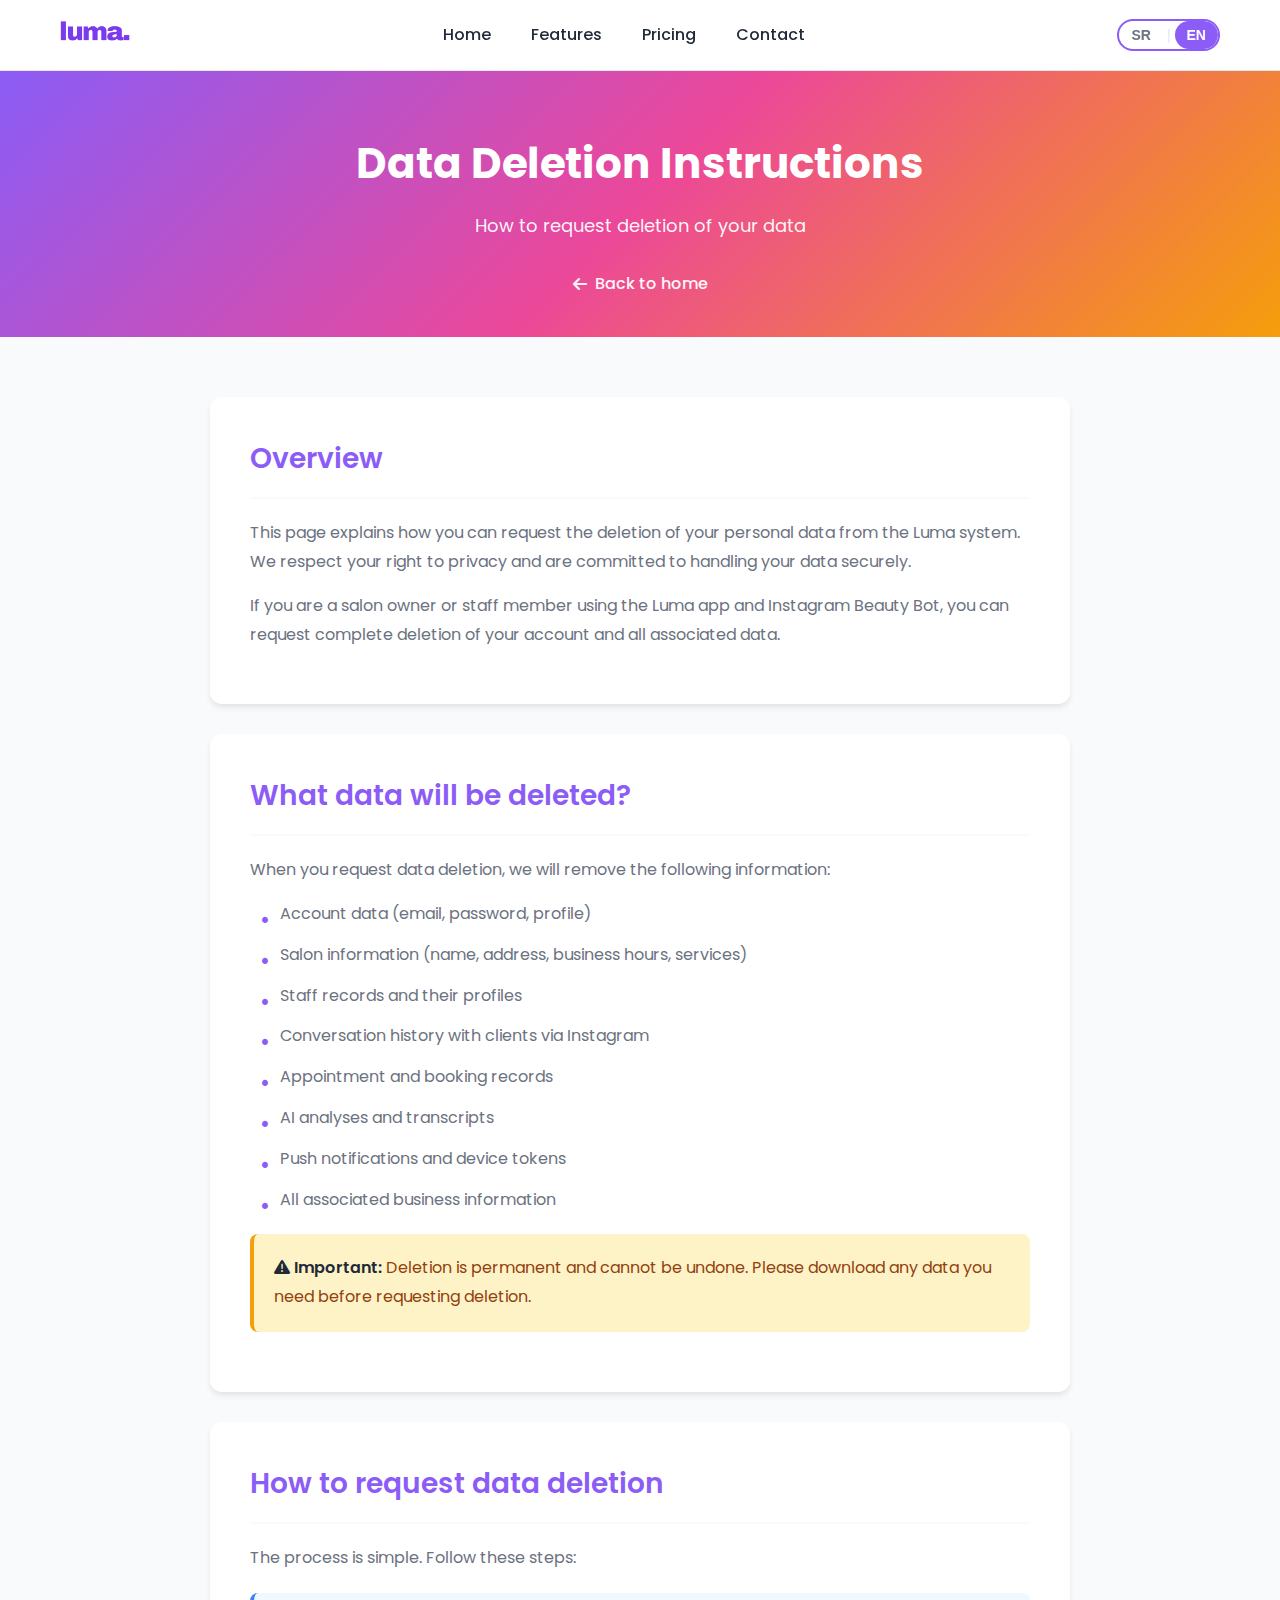
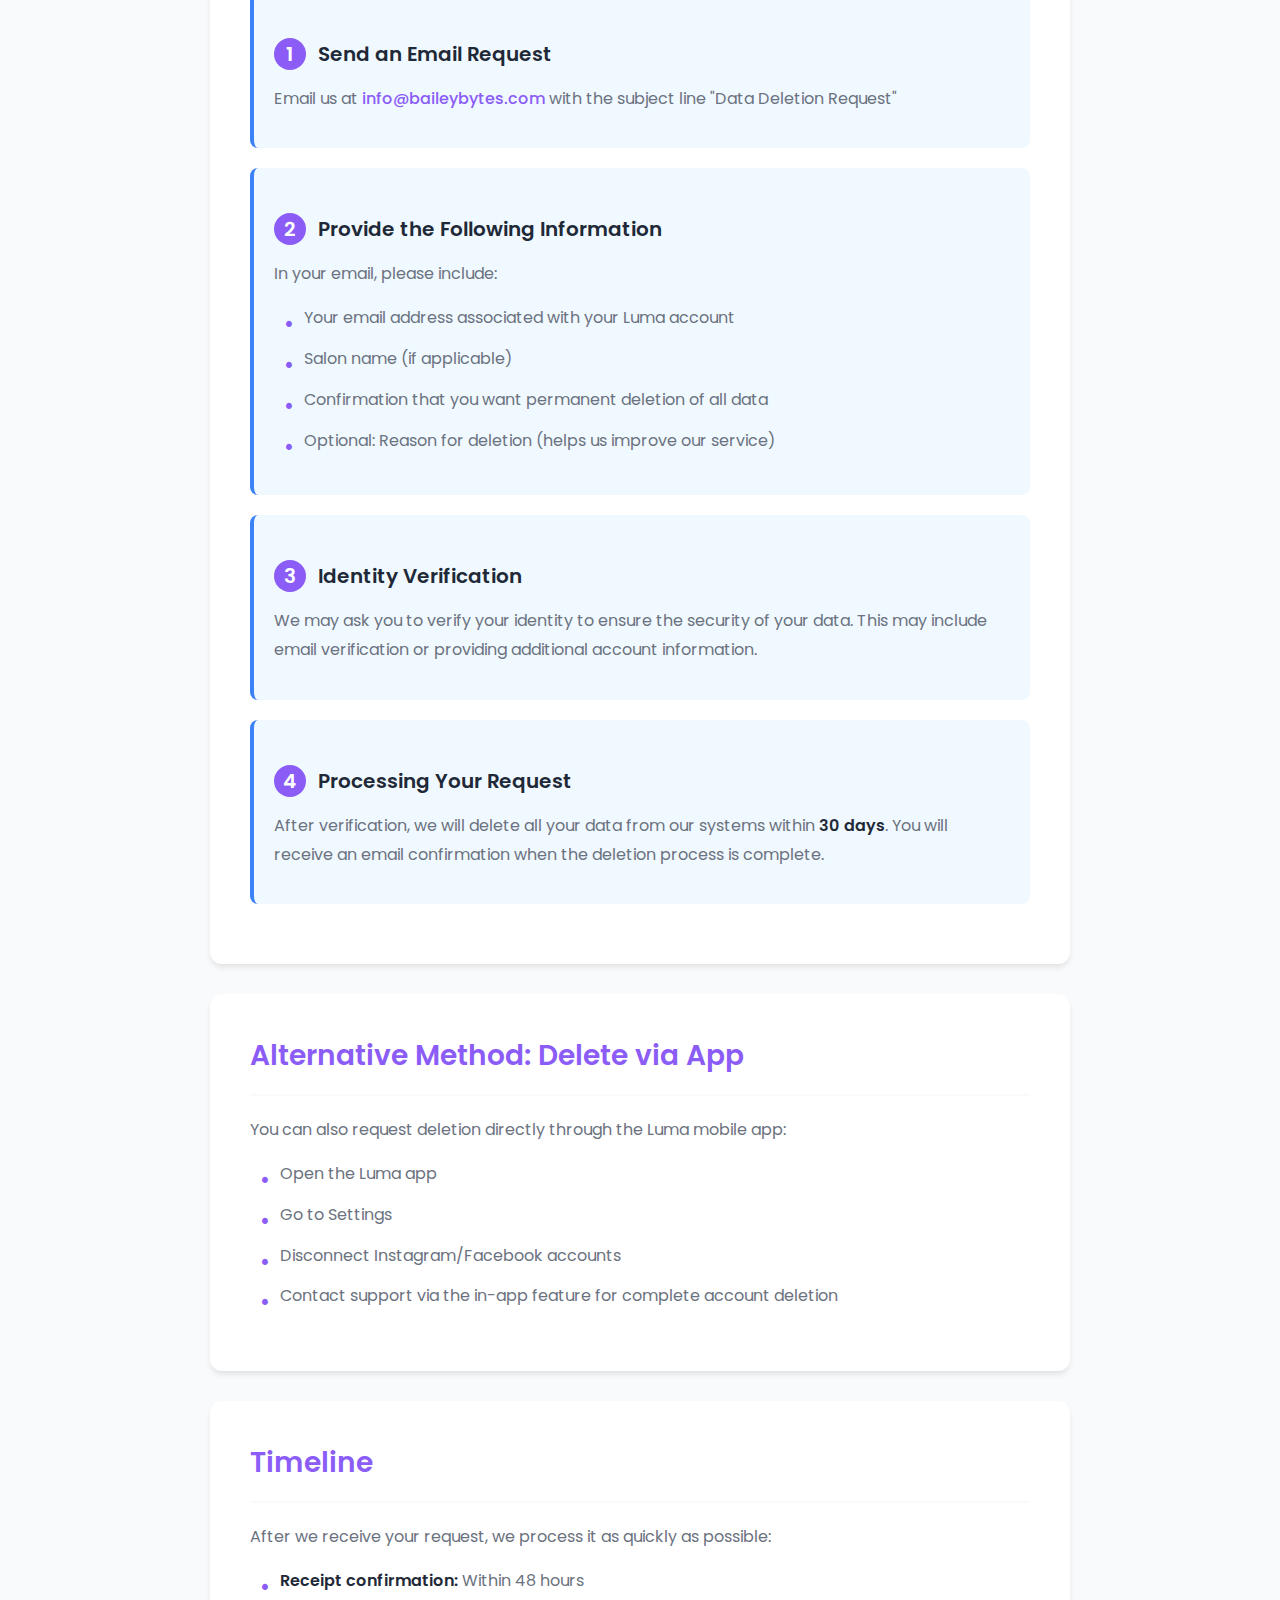
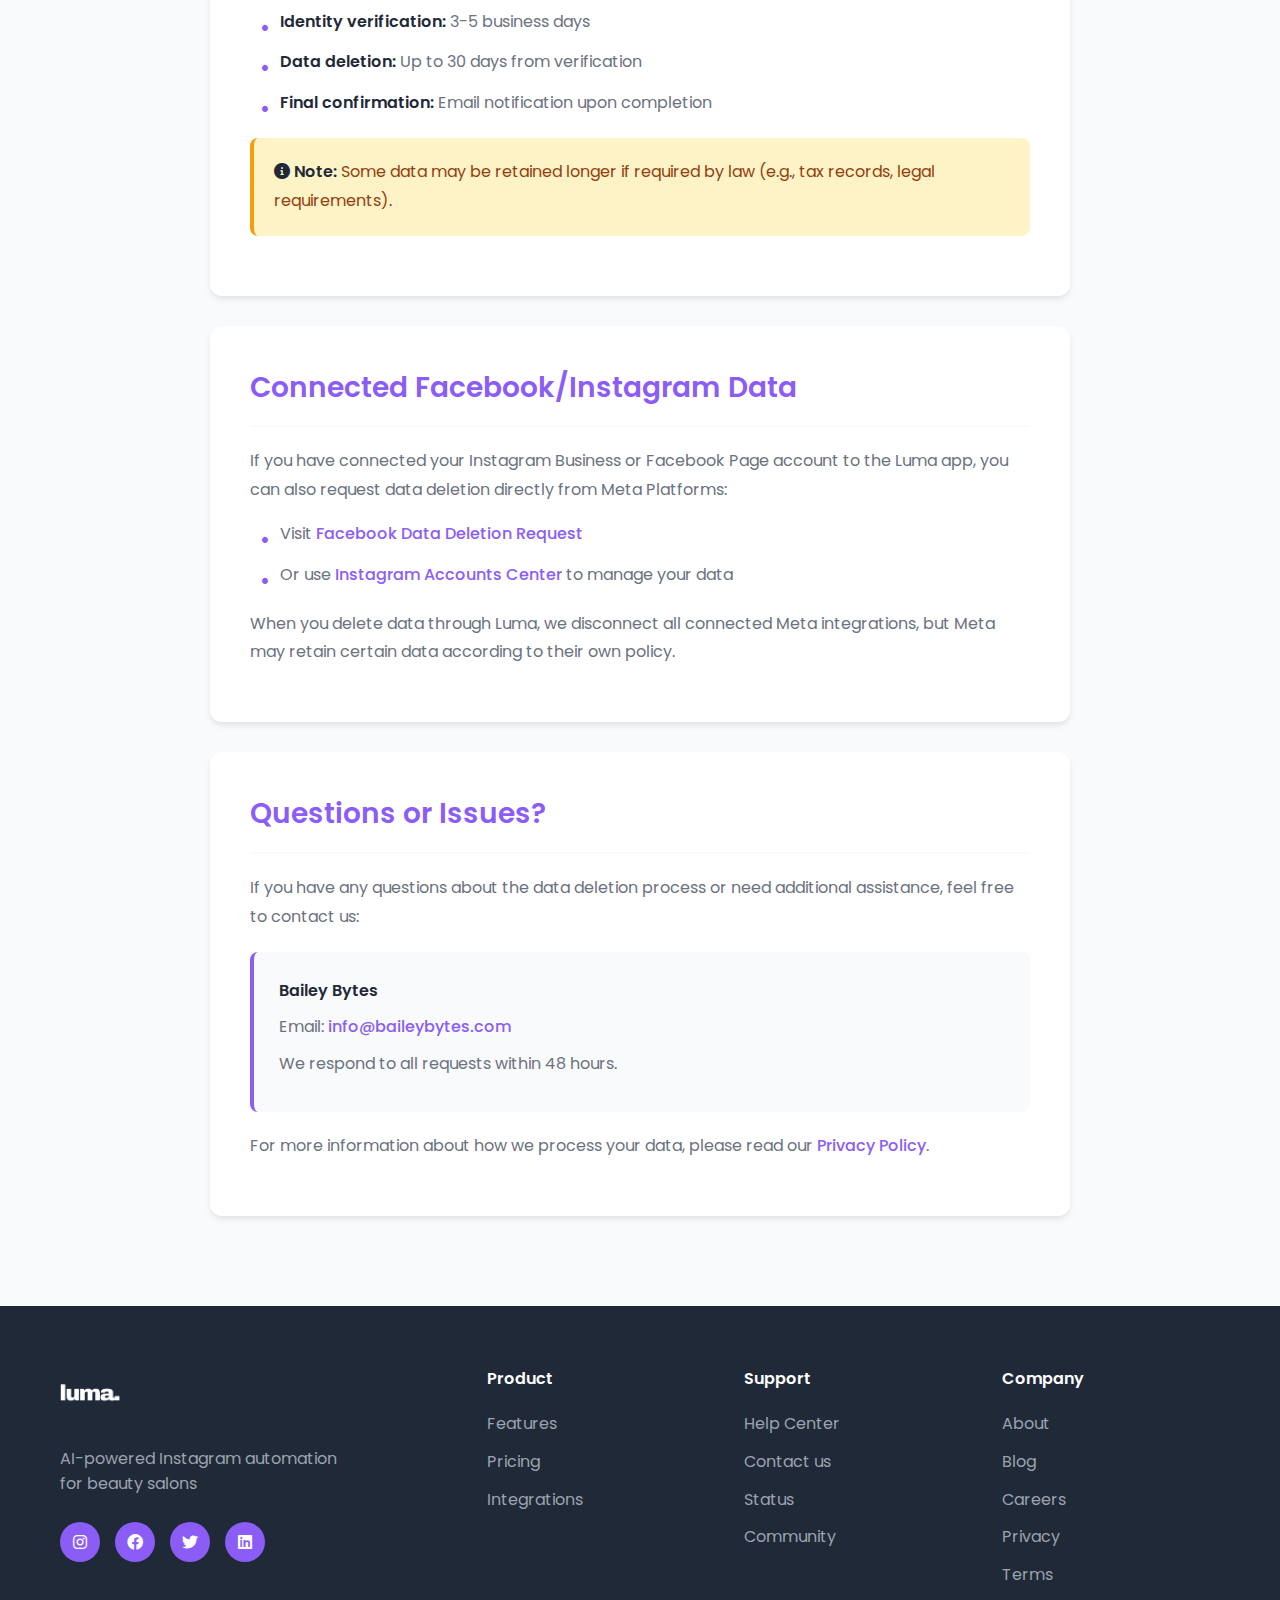
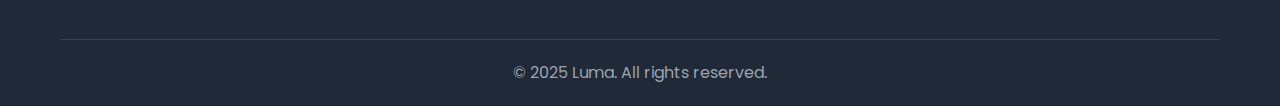
<file: data-deletion.html>
<!DOCTYPE html>
<html lang="en">
<head>
    <meta charset="UTF-8">
    <meta name="viewport" content="width=device-width, initial-scale=1.0">
    <title>Data Deletion Instructions - Luma</title>
    <link rel="icon" type="image/png" href="assets/luma-purple.png">
    <link rel="stylesheet" href="styles.css">
    <link href="https://fonts.googleapis.com/css2?family=Poppins:wght@300;400;500;600;700&display=swap" rel="stylesheet">
    <link rel="stylesheet" href="https://cdnjs.cloudflare.com/ajax/libs/font-awesome/6.0.0/css/all.min.css">
    <style>
        .deletion-page {
            padding-top: 70px;
            min-height: 100vh;
            background: var(--background-light);
        }

        .deletion-header {
            background: var(--gradient-luxury);
            position: relative;
            overflow: hidden;
            padding: 60px 0 40px;
        }

        .deletion-header::before {
            content: '';
            position: absolute;
            top: 0;
            left: 0;
            right: 0;
            bottom: 0;
            background: linear-gradient(135deg, rgba(139, 92, 246, 0.95) 0%, rgba(236, 72, 153, 0.9) 50%, rgba(245, 158, 11, 0.95) 100%);
        }

        .deletion-header-content {
            max-width: 900px;
            margin: 0 auto;
            padding: 0 20px;
            text-align: center;
            position: relative;
            z-index: 1;
        }

        .deletion-header h1 {
            color: white;
            font-size: 42px;
            font-weight: 700;
            margin-bottom: 15px;
        }

        .deletion-header p {
            color: rgba(255, 255, 255, 0.95);
            font-size: 18px;
            margin-bottom: 10px;
        }

        .deletion-content {
            max-width: 900px;
            margin: 0 auto;
            padding: 60px 20px;
        }

        .deletion-section {
            background: white;
            border-radius: 12px;
            padding: 40px;
            margin-bottom: 30px;
            box-shadow: var(--shadow-md);
        }

        .deletion-section h2 {
            color: var(--primary-color);
            font-size: 28px;
            font-weight: 600;
            margin-bottom: 20px;
            padding-bottom: 15px;
            border-bottom: 2px solid var(--background-light);
        }

        .deletion-section h3 {
            color: var(--text-primary);
            font-size: 20px;
            font-weight: 600;
            margin-top: 25px;
            margin-bottom: 15px;
        }

        .deletion-section p {
            color: var(--text-secondary);
            line-height: 1.8;
            margin-bottom: 15px;
        }

        .deletion-section ul {
            list-style: none;
            padding-left: 0;
            margin-bottom: 20px;
        }

        .deletion-section ul li {
            color: var(--text-secondary);
            line-height: 1.8;
            margin-bottom: 12px;
            padding-left: 30px;
            position: relative;
        }

        .deletion-section ul li::before {
            content: '•';
            color: var(--primary-color);
            font-size: 24px;
            position: absolute;
            left: 10px;
            top: -2px;
        }

        .deletion-section a {
            color: var(--primary-color);
            text-decoration: none;
            font-weight: 500;
            transition: color 0.3s ease;
        }

        .deletion-section a:hover {
            color: var(--primary-dark);
            text-decoration: underline;
        }

        .deletion-section strong {
            color: var(--text-primary);
            font-weight: 600;
        }

        .contact-box {
            background: var(--background-light);
            border-left: 4px solid var(--primary-color);
            padding: 25px;
            border-radius: 8px;
            margin-top: 20px;
        }

        .contact-box p {
            margin-bottom: 8px;
        }

        .warning-box {
            background: #fef3c7;
            border-left: 4px solid #f59e0b;
            padding: 20px;
            border-radius: 8px;
            margin: 20px 0;
        }

        .warning-box p {
            color: #92400e;
            margin-bottom: 0;
        }

        .step-box {
            background: #f0f9ff;
            border-left: 4px solid #3b82f6;
            padding: 20px;
            border-radius: 8px;
            margin: 20px 0;
        }

        .step-number {
            display: inline-block;
            background: var(--primary-color);
            color: white;
            width: 32px;
            height: 32px;
            border-radius: 50%;
            text-align: center;
            line-height: 32px;
            font-weight: 600;
            margin-right: 12px;
        }

        .back-home {
            display: inline-flex;
            align-items: center;
            gap: 8px;
            color: white;
            text-decoration: none;
            font-weight: 500;
            margin-top: 20px;
            transition: all 0.3s ease;
            opacity: 0.95;
        }

        .back-home:hover {
            opacity: 1;
            gap: 12px;
        }

        @media (max-width: 768px) {
            .deletion-header h1 {
                font-size: 32px;
            }

            .deletion-header p {
                font-size: 16px;
            }

            .deletion-section {
                padding: 25px;
            }

            .deletion-section h2 {
                font-size: 24px;
            }

            .deletion-section h3 {
                font-size: 18px;
            }
        }
    </style>
</head>
<body>
    <nav class="navbar">
        <div class="nav-container">
            <div class="nav-logo">
                <img src="assets/luma-purple.png" alt="Luma Logo" class="logo-img">
            </div>
            <ul class="nav-menu">
                <li><a href="index.html" data-sr="Početna" data-en="Home">Home</a></li>
                <li><a href="index.html#features" data-sr="Funkcije" data-en="Features">Features</a></li>
                <li><a href="index.html#pricing" data-sr="Cene" data-en="Pricing">Pricing</a></li>
                <li><a href="index.html#contact" data-sr="Kontakt" data-en="Contact">Contact</a></li>
            </ul>
            <div class="nav-actions">
                <button class="lang-toggle" id="langToggle">
                    <span class="lang-option" data-lang="sr">SR</span>
                    <span class="lang-divider">|</span>
                    <span class="lang-option active" data-lang="en">EN</span>
                </button>
                <button class="nav-toggle">
                    <span class="bar"></span>
                    <span class="bar"></span>
                    <span class="bar"></span>
                </button>
            </div>
        </div>
    </nav>

    <div class="deletion-page">
        <div class="deletion-header">
            <div class="deletion-header-content">
                <h1 data-sr="Uputstvo za Brisanje Podataka" data-en="Data Deletion Instructions">Data Deletion Instructions</h1>
                <p data-sr="Kako da zatražite brisanje vaših podataka" data-en="How to request deletion of your data">How to request deletion of your data</p>
                <a href="index.html" class="back-home">
                    <i class="fas fa-arrow-left"></i>
                    <span data-sr="Nazad na početnu" data-en="Back to home">Back to home</span>
                </a>
            </div>
        </div>

        <div class="deletion-content">
            <!-- Serbian Content -->
            <div class="deletion-section lang-sr">
                <h2>Pregled</h2>
                <p>
                    Ova stranica objašnjava kako možete zatražiti brisanje vaših ličnih podataka iz Luma sistema. Respektujemo vaše pravo na privatnost i posvećeni smo bezbednom rukovanju vašim podacima.
                </p>
                <p>
                    Ako ste vlasnik salona ili zaposleni koji koristi Luma aplikaciju i Instagram Beauty Bot, možete zatražiti potpuno brisanje svog naloga i svih povezanih podataka.
                </p>
            </div>

            <div class="deletion-section lang-sr">
                <h2>Koji podaci će biti obrisani?</h2>
                <p>Kada zatražite brisanje podataka, obrisaćemo sledeće informacije:</p>
                <ul>
                    <li>Podaci o nalogu (email, lozinka, profil)</li>
                    <li>Informacije o salonu (naziv, adresa, radno vreme, usluge)</li>
                    <li>Zapisi o osoblju i njihovi profili</li>
                    <li>Istorija razgovora sa klijentima preko Instagrama</li>
                    <li>Podaci o terminima i rezervacijama</li>
                    <li>AI analize i transkripti</li>
                    <li>Push notifikacije i tokeni uređaja</li>
                    <li>Sve povezane poslovne informacije</li>
                </ul>

                <div class="warning-box">
                    <p><strong><i class="fas fa-exclamation-triangle"></i> Važno:</strong> Brisanje je trajno i ne može se poništiti. Pre nego što zatražite brisanje, preuzmite sve podatke koji su vam potrebni.</p>
                </div>
            </div>

            <div class="deletion-section lang-sr">
                <h2>Kako da zatražite brisanje podataka</h2>
                <p>Postupak je jednostavan. Pratite ove korake:</p>

                <div class="step-box">
                    <h3><span class="step-number">1</span>Pošaljite Email Zahtev</h3>
                    <p>Pošaljite email na <a href="mailto:info@baileybytes.com">info@baileybytes.com</a> sa naslovom "Zahtev za Brisanje Podataka"</p>
                </div>

                <div class="step-box">
                    <h3><span class="step-number">2</span>Navedite Sledeće Informacije</h3>
                    <p>U vašem email-u, molimo vas da navedete:</p>
                    <ul>
                        <li>Vaša email adresa povezana sa Luma nalogom</li>
                        <li>Naziv salona (ako je primenljivo)</li>
                        <li>Potvrda da želite trajno brisanje svih podataka</li>
                        <li>Opciono: Razlog za brisanje (pomaže nam da poboljšamo uslugu)</li>
                    </ul>
                </div>

                <div class="step-box">
                    <h3><span class="step-number">3</span>Verifikacija Identiteta</h3>
                    <p>Možda ćemo vas zamoliti da potvrdite svoj identitet kako bismo osigurali bezbednost vaših podataka. Ovo može uključivati verifikaciju preko email-a ili pružanje dodatnih informacija o nalogu.</p>
                </div>

                <div class="step-box">
                    <h3><span class="step-number">4</span>Obrada Zahteva</h3>
                    <p>Nakon verifikacije, obrisaćemo sve vaše podatke iz naših sistema u roku od <strong>30 dana</strong>. Dobićete email potvrdu kada je proces brisanja završen.</p>
                </div>
            </div>

            <div class="deletion-section lang-sr">
                <h2>Alternativni Metod: Brisanje Preko Aplikacije</h2>
                <p>Možete takođe zatražiti brisanje direktno kroz Luma mobilnu aplikaciju:</p>
                <ul>
                    <li>Otvorite Luma aplikaciju</li>
                    <li>Idite na Podešavanja</li>
                    <li>Odspojite Instagram/Facebook naloge</li>
                    <li>Kontaktirajte podršku putem in-app funkcije za potpuno brisanje naloga</li>
                </ul>
            </div>

            <div class="deletion-section lang-sr">
                <h2>Vremenski Okvir</h2>
                <p>
                    Nakon što primimo vaš zahtev, obrađujemo ga što je brže moguće:
                </p>
                <ul>
                    <li><strong>Potvrda prijema:</strong> Unutar 48 sati</li>
                    <li><strong>Verifikacija identiteta:</strong> 3-5 radnih dana</li>
                    <li><strong>Brisanje podataka:</strong> Do 30 dana od verifikacije</li>
                    <li><strong>Finalna potvrda:</strong> Email obaveštenje po završetku</li>
                </ul>

                <div class="warning-box">
                    <p><strong><i class="fas fa-info-circle"></i> Napomena:</strong> Neki podaci mogu biti zadržani duže ako je potrebno po zakonu (npr. poreske evidencije, pravni zahtevi).</p>
                </div>
            </div>

            <div class="deletion-section lang-sr">
                <h2>Povezani Facebook/Instagram Podaci</h2>
                <p>
                    Ako ste povezali svoj Instagram Business ili Facebook Page nalog sa Luma aplikacijom, možete takođe zatražiti brisanje podataka direktno od Meta Platforms-a:
                </p>
                <ul>
                    <li>Posetite <a href="https://www.facebook.com/help/contact/2061665240770586" target="_blank">Facebook Zahtev za Brisanje Podataka</a></li>
                    <li>Ili koristite <a href="https://accountscenter.instagram.com/" target="_blank">Instagram Centar za Naloge</a> da upravljate svojim podacima</li>
                </ul>
                <p>
                    Kada obrišete podatke preko Luma, odspajamo sve povezane Meta integracije, ali Meta može zadržati određene podatke u skladu sa svojom politikom.
                </p>
            </div>

            <div class="deletion-section lang-sr">
                <h2>Pitanja ili Problemi?</h2>
                <p>
                    Ako imate bilo kakvih pitanja o procesu brisanja podataka ili trebate dodatnu pomoć, slobodno nas kontaktirajte:
                </p>
                <div class="contact-box">
                    <p><strong>Bailey Bytes</strong></p>
                    <p>Email: <a href="mailto:info@baileybytes.com">info@baileybytes.com</a></p>
                    <p>Odgovaramo na sve zahteve u roku od 48 sati.</p>
                </div>
                <p style="margin-top: 20px;">
                    Za više informacija o tome kako obrađujemo vaše podatke, molimo pročitajte našu <a href="privacy-policy.html">Politiku Privatnosti</a>.
                </p>
            </div>

            <!-- English Content -->
            <div class="deletion-section lang-en" style="display: none;">
                <h2>Overview</h2>
                <p>
                    This page explains how you can request the deletion of your personal data from the Luma system. We respect your right to privacy and are committed to handling your data securely.
                </p>
                <p>
                    If you are a salon owner or staff member using the Luma app and Instagram Beauty Bot, you can request complete deletion of your account and all associated data.
                </p>
            </div>

            <div class="deletion-section lang-en" style="display: none;">
                <h2>What data will be deleted?</h2>
                <p>When you request data deletion, we will remove the following information:</p>
                <ul>
                    <li>Account data (email, password, profile)</li>
                    <li>Salon information (name, address, business hours, services)</li>
                    <li>Staff records and their profiles</li>
                    <li>Conversation history with clients via Instagram</li>
                    <li>Appointment and booking records</li>
                    <li>AI analyses and transcripts</li>
                    <li>Push notifications and device tokens</li>
                    <li>All associated business information</li>
                </ul>

                <div class="warning-box">
                    <p><strong><i class="fas fa-exclamation-triangle"></i> Important:</strong> Deletion is permanent and cannot be undone. Please download any data you need before requesting deletion.</p>
                </div>
            </div>

            <div class="deletion-section lang-en" style="display: none;">
                <h2>How to request data deletion</h2>
                <p>The process is simple. Follow these steps:</p>

                <div class="step-box">
                    <h3><span class="step-number">1</span>Send an Email Request</h3>
                    <p>Email us at <a href="mailto:info@baileybytes.com">info@baileybytes.com</a> with the subject line "Data Deletion Request"</p>
                </div>

                <div class="step-box">
                    <h3><span class="step-number">2</span>Provide the Following Information</h3>
                    <p>In your email, please include:</p>
                    <ul>
                        <li>Your email address associated with your Luma account</li>
                        <li>Salon name (if applicable)</li>
                        <li>Confirmation that you want permanent deletion of all data</li>
                        <li>Optional: Reason for deletion (helps us improve our service)</li>
                    </ul>
                </div>

                <div class="step-box">
                    <h3><span class="step-number">3</span>Identity Verification</h3>
                    <p>We may ask you to verify your identity to ensure the security of your data. This may include email verification or providing additional account information.</p>
                </div>

                <div class="step-box">
                    <h3><span class="step-number">4</span>Processing Your Request</h3>
                    <p>After verification, we will delete all your data from our systems within <strong>30 days</strong>. You will receive an email confirmation when the deletion process is complete.</p>
                </div>
            </div>

            <div class="deletion-section lang-en" style="display: none;">
                <h2>Alternative Method: Delete via App</h2>
                <p>You can also request deletion directly through the Luma mobile app:</p>
                <ul>
                    <li>Open the Luma app</li>
                    <li>Go to Settings</li>
                    <li>Disconnect Instagram/Facebook accounts</li>
                    <li>Contact support via the in-app feature for complete account deletion</li>
                </ul>
            </div>

            <div class="deletion-section lang-en" style="display: none;">
                <h2>Timeline</h2>
                <p>
                    After we receive your request, we process it as quickly as possible:
                </p>
                <ul>
                    <li><strong>Receipt confirmation:</strong> Within 48 hours</li>
                    <li><strong>Identity verification:</strong> 3-5 business days</li>
                    <li><strong>Data deletion:</strong> Up to 30 days from verification</li>
                    <li><strong>Final confirmation:</strong> Email notification upon completion</li>
                </ul>

                <div class="warning-box">
                    <p><strong><i class="fas fa-info-circle"></i> Note:</strong> Some data may be retained longer if required by law (e.g., tax records, legal requirements).</p>
                </div>
            </div>

            <div class="deletion-section lang-en" style="display: none;">
                <h2>Connected Facebook/Instagram Data</h2>
                <p>
                    If you have connected your Instagram Business or Facebook Page account to the Luma app, you can also request data deletion directly from Meta Platforms:
                </p>
                <ul>
                    <li>Visit <a href="https://www.facebook.com/help/contact/2061665240770586" target="_blank">Facebook Data Deletion Request</a></li>
                    <li>Or use <a href="https://accountscenter.instagram.com/" target="_blank">Instagram Accounts Center</a> to manage your data</li>
                </ul>
                <p>
                    When you delete data through Luma, we disconnect all connected Meta integrations, but Meta may retain certain data according to their own policy.
                </p>
            </div>

            <div class="deletion-section lang-en" style="display: none;">
                <h2>Questions or Issues?</h2>
                <p>
                    If you have any questions about the data deletion process or need additional assistance, feel free to contact us:
                </p>
                <div class="contact-box">
                    <p><strong>Bailey Bytes</strong></p>
                    <p>Email: <a href="mailto:info@baileybytes.com">info@baileybytes.com</a></p>
                    <p>We respond to all requests within 48 hours.</p>
                </div>
                <p style="margin-top: 20px;">
                    For more information about how we process your data, please read our <a href="privacy-policy.html">Privacy Policy</a>.
                </p>
            </div>
        </div>
    </div>

    <footer class="footer">
        <div class="container">
            <div class="footer-content">
                <div class="footer-brand">
                    <div class="footer-logo">
                        <img src="assets/luma-white.png" alt="Luma Logo" class="footer-logo-img">
                    </div>
                    <p data-sr="AI-powered Instagram automatizacija za salone lepote" data-en="AI-powered Instagram automation for beauty salons">AI-powered Instagram automation for beauty salons</p>
                    <div class="social-links">
                        <a href="#"><i class="fab fa-instagram"></i></a>
                        <a href="#"><i class="fab fa-facebook"></i></a>
                        <a href="#"><i class="fab fa-twitter"></i></a>
                        <a href="#"><i class="fab fa-linkedin"></i></a>
                    </div>
                </div>
                <div class="footer-links">
                    <div class="footer-column">
                        <h4 data-sr="Proizvod" data-en="Product">Product</h4>
                        <ul>
                            <li><a href="index.html#features" data-sr="Funkcije" data-en="Features">Features</a></li>
                            <li><a href="index.html#pricing" data-sr="Cene" data-en="Pricing">Pricing</a></li>
                            <li><a href="#" data-sr="Integracije" data-en="Integrations">Integrations</a></li>
                        </ul>
                    </div>
                    <div class="footer-column">
                        <h4 data-sr="Podrška" data-en="Support">Support</h4>
                        <ul>
                            <li><a href="#" data-sr="Centar za pomoć" data-en="Help Center">Help Center</a></li>
                            <li><a href="index.html#contact" data-sr="Kontaktirajte nas" data-en="Contact us">Contact us</a></li>
                            <li><a href="#" data-sr="Status" data-en="Status">Status</a></li>
                            <li><a href="#" data-sr="Zajednica" data-en="Community">Community</a></li>
                        </ul>
                    </div>
                    <div class="footer-column">
                        <h4 data-sr="Kompanija" data-en="Company">Company</h4>
                        <ul>
                            <li><a href="#" data-sr="O nama" data-en="About">About</a></li>
                            <li><a href="#" data-sr="Blog" data-en="Blog">Blog</a></li>
                            <li><a href="#" data-sr="Karijere" data-en="Careers">Careers</a></li>
                            <li><a href="privacy-policy.html" data-sr="Privatnost" data-en="Privacy">Privacy</a></li>
                            <li><a href="terms-of-service.html" data-sr="Uslovi Korišćenja" data-en="Terms">Terms</a></li>
                        </ul>
                    </div>
                </div>
            </div>
            <div class="footer-bottom">
                <p>&copy; 2025 Luma. All rights reserved.</p>
            </div>
        </div>
    </footer>

    <script>
        // Language Switching
        let currentLang = localStorage.getItem('language') || 'en';

        document.addEventListener('DOMContentLoaded', () => {
            const langOptions = document.querySelectorAll('.lang-option');
            const navToggle = document.querySelector('.nav-toggle');
            const navMenu = document.querySelector('.nav-menu');

            // Set initial language
            setLanguage(currentLang);

            // Add click event to language options
            langOptions.forEach(option => {
                option.addEventListener('click', () => {
                    const selectedLang = option.getAttribute('data-lang');
                    setLanguage(selectedLang);
                });
            });

            // Mobile menu toggle
            if (navToggle) {
                navToggle.addEventListener('click', () => {
                    navMenu.classList.toggle('active');
                    navToggle.classList.toggle('active');
                });
            }
        });

        function setLanguage(lang) {
            currentLang = lang;
            localStorage.setItem('language', lang);

            // Update active state
            document.querySelectorAll('.lang-option').forEach(option => {
                if (option.getAttribute('data-lang') === lang) {
                    option.classList.add('active');
                } else {
                    option.classList.remove('active');
                }
            });

            // Update content
            updateContent(lang);
        }

        function updateContent(lang) {
            // Update all elements with data-sr and data-en attributes
            document.querySelectorAll('[data-sr][data-en]').forEach(element => {
                const text = lang === 'en' ? element.getAttribute('data-en') : element.getAttribute('data-sr');
                element.textContent = text;
            });

            // Show/hide language-specific sections
            document.querySelectorAll('.lang-sr').forEach(section => {
                section.style.display = lang === 'sr' ? 'block' : 'none';
            });

            document.querySelectorAll('.lang-en').forEach(section => {
                section.style.display = lang === 'en' ? 'block' : 'none';
            });
        }
    </script>
</body>
</html>
</file>
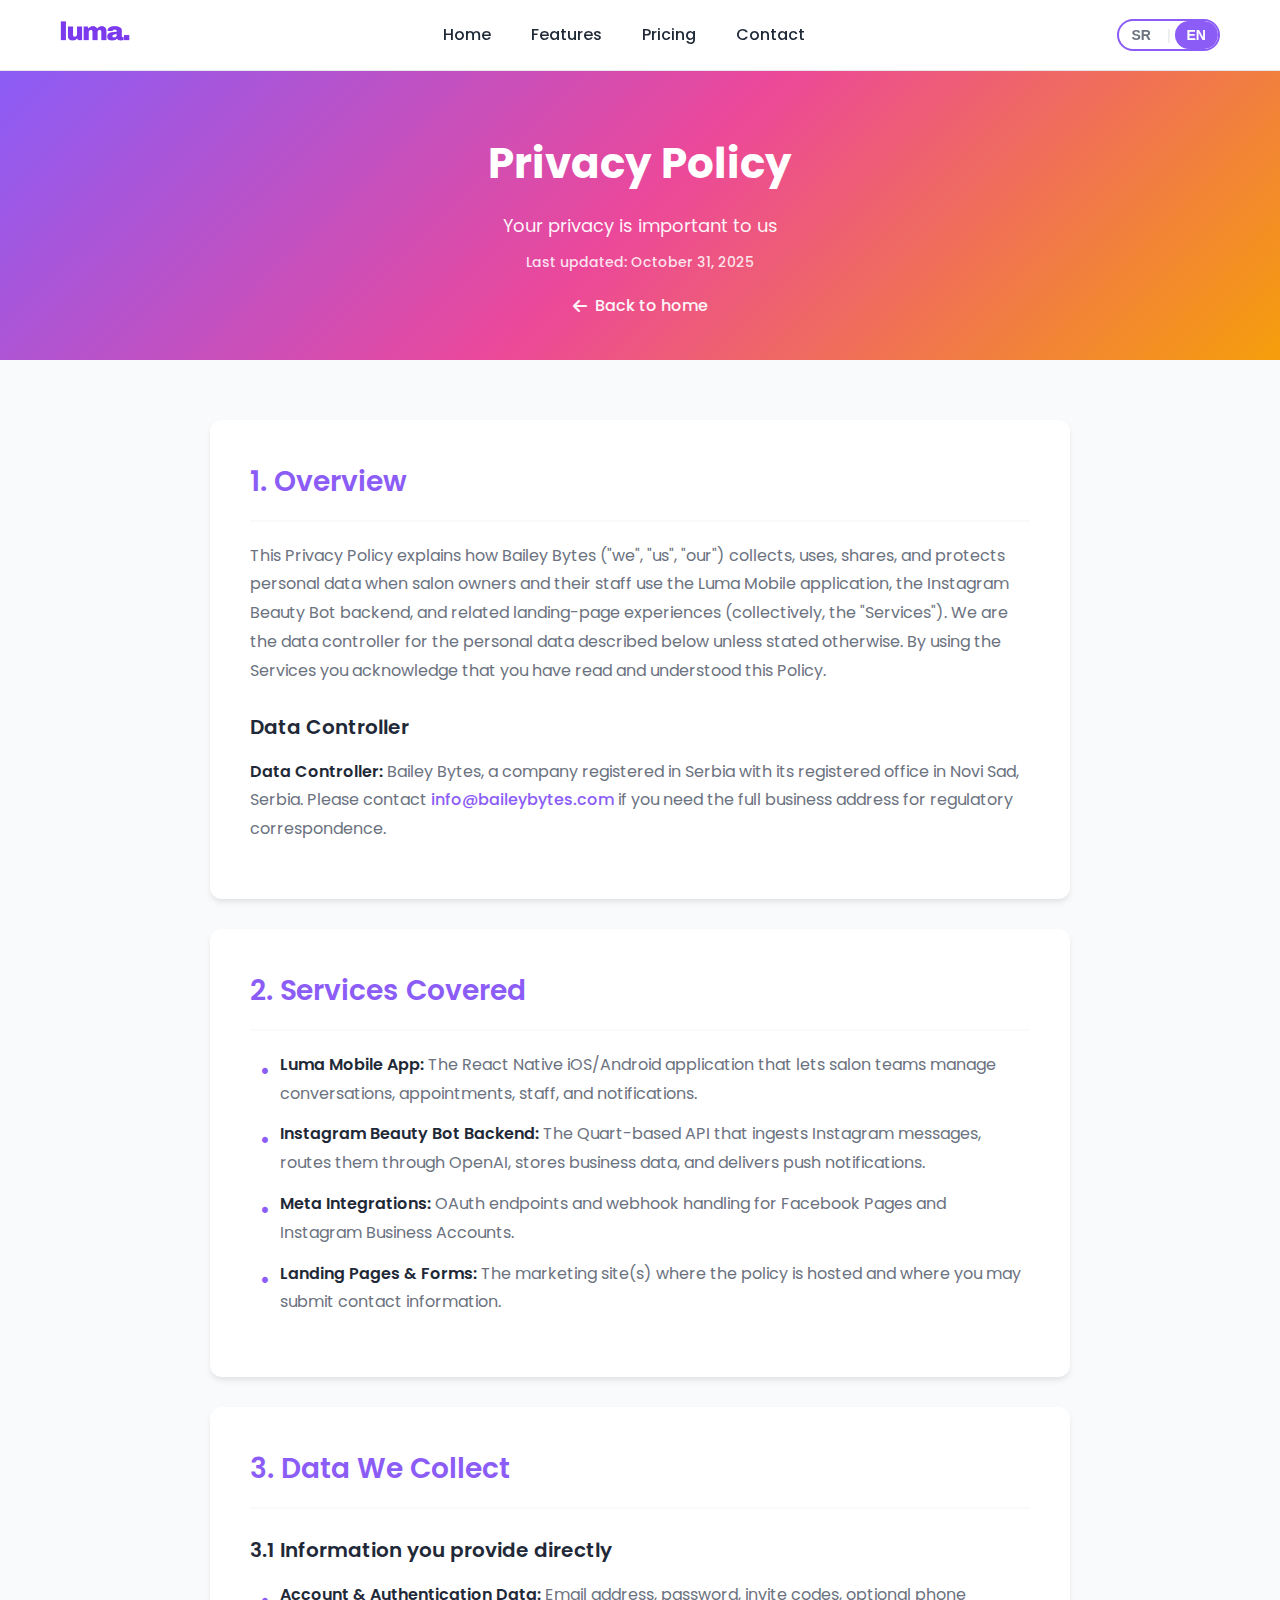
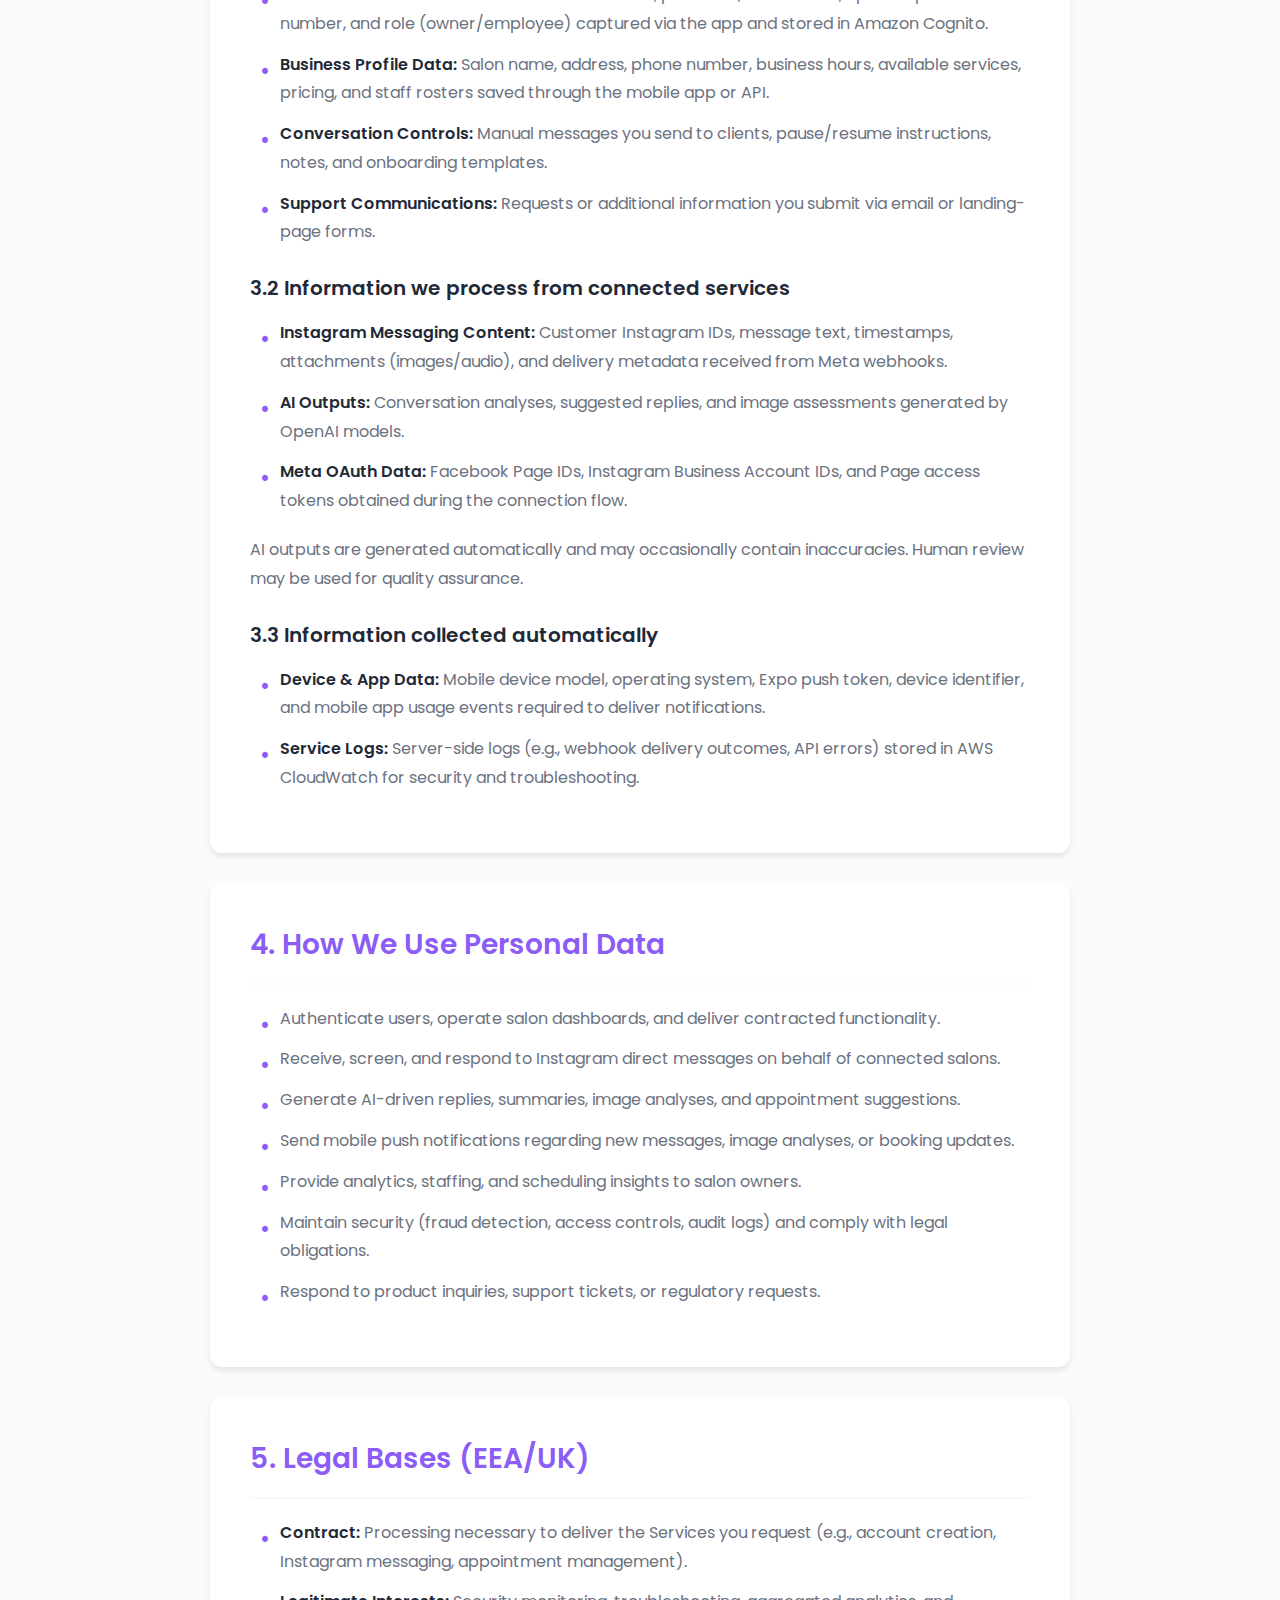
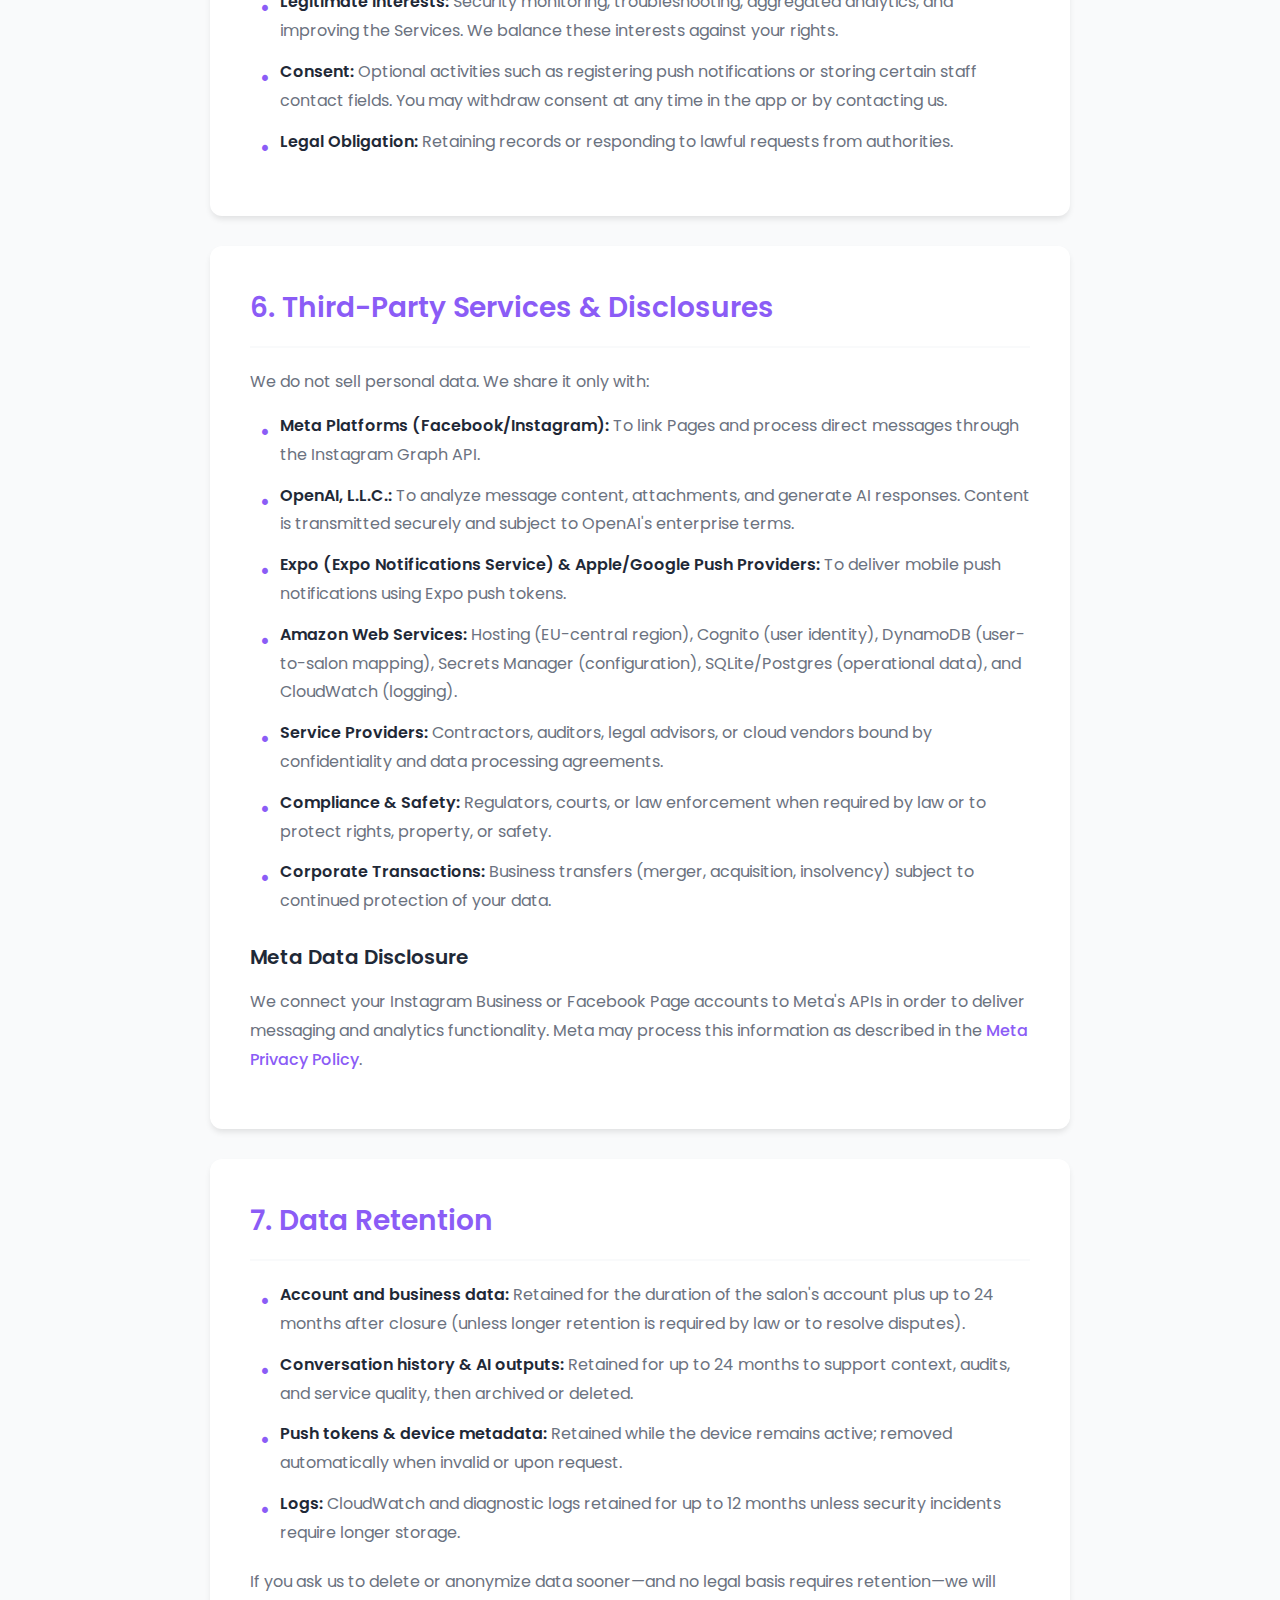
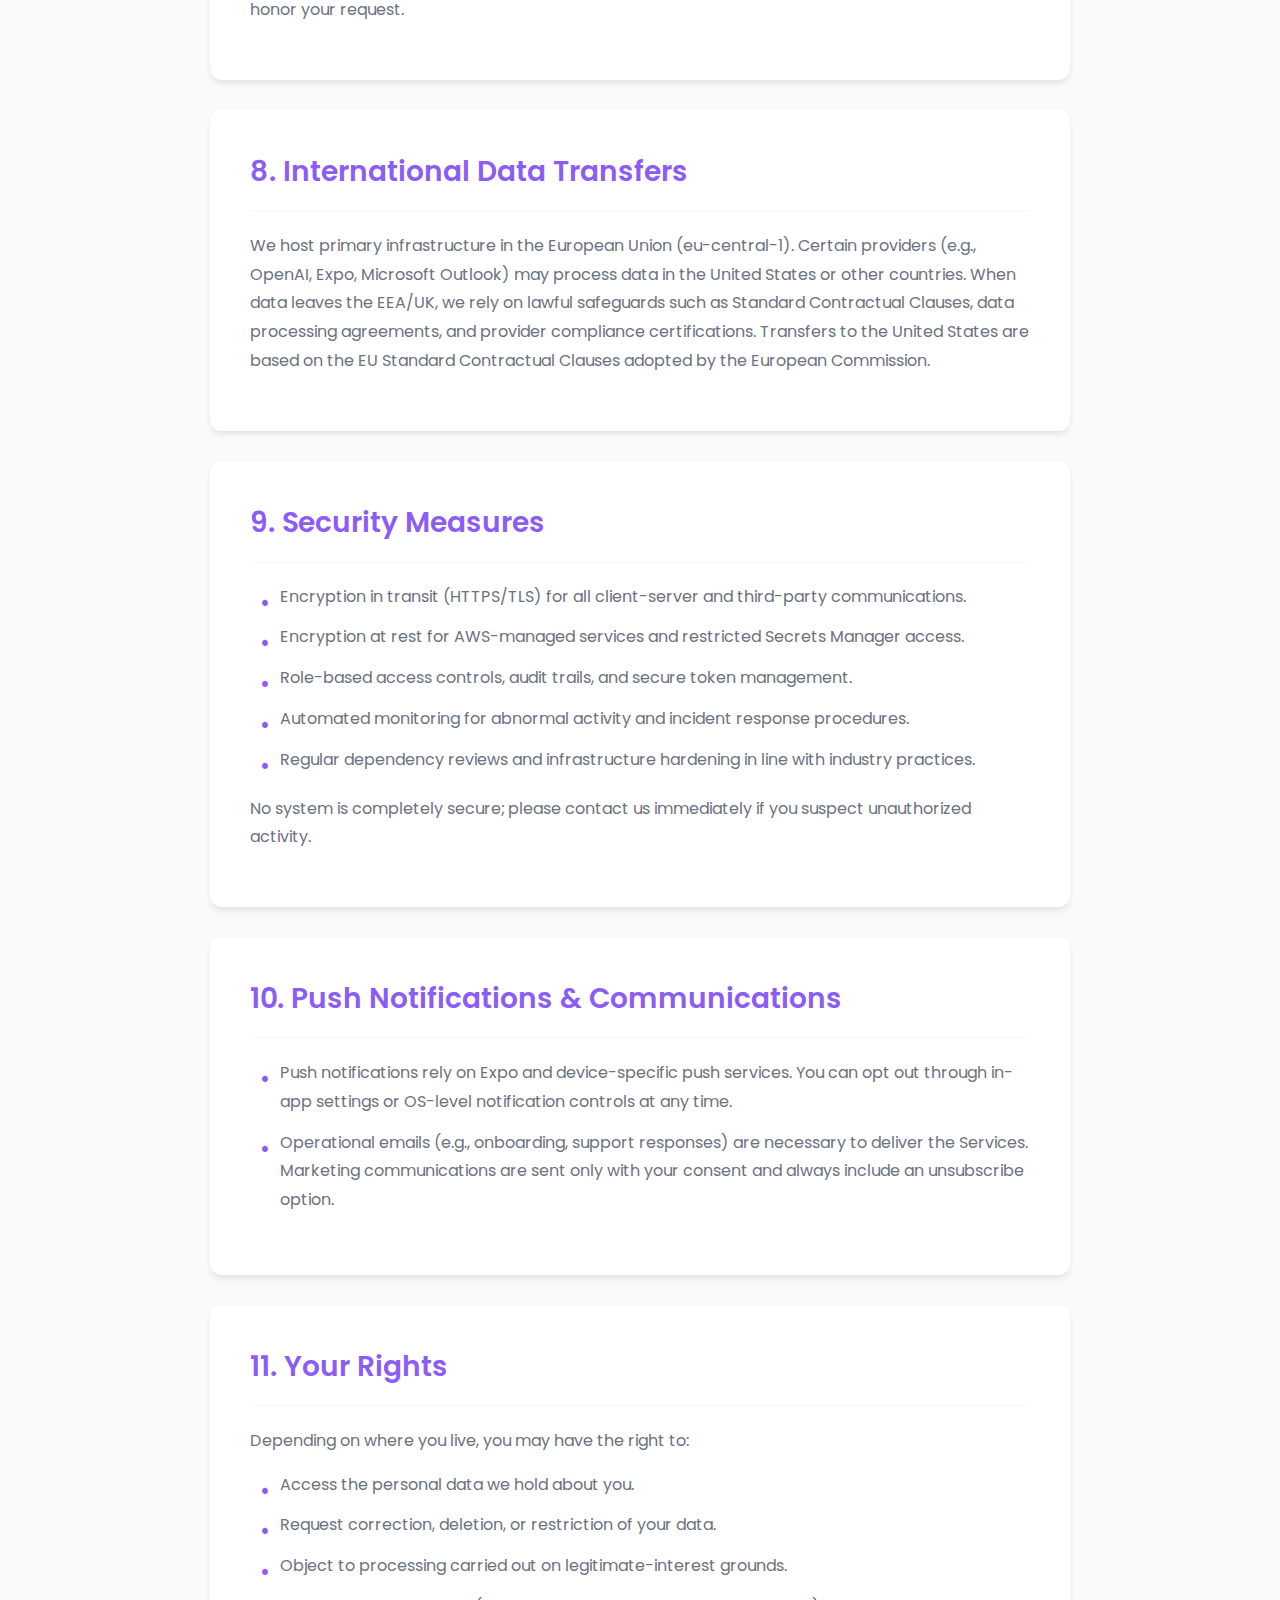
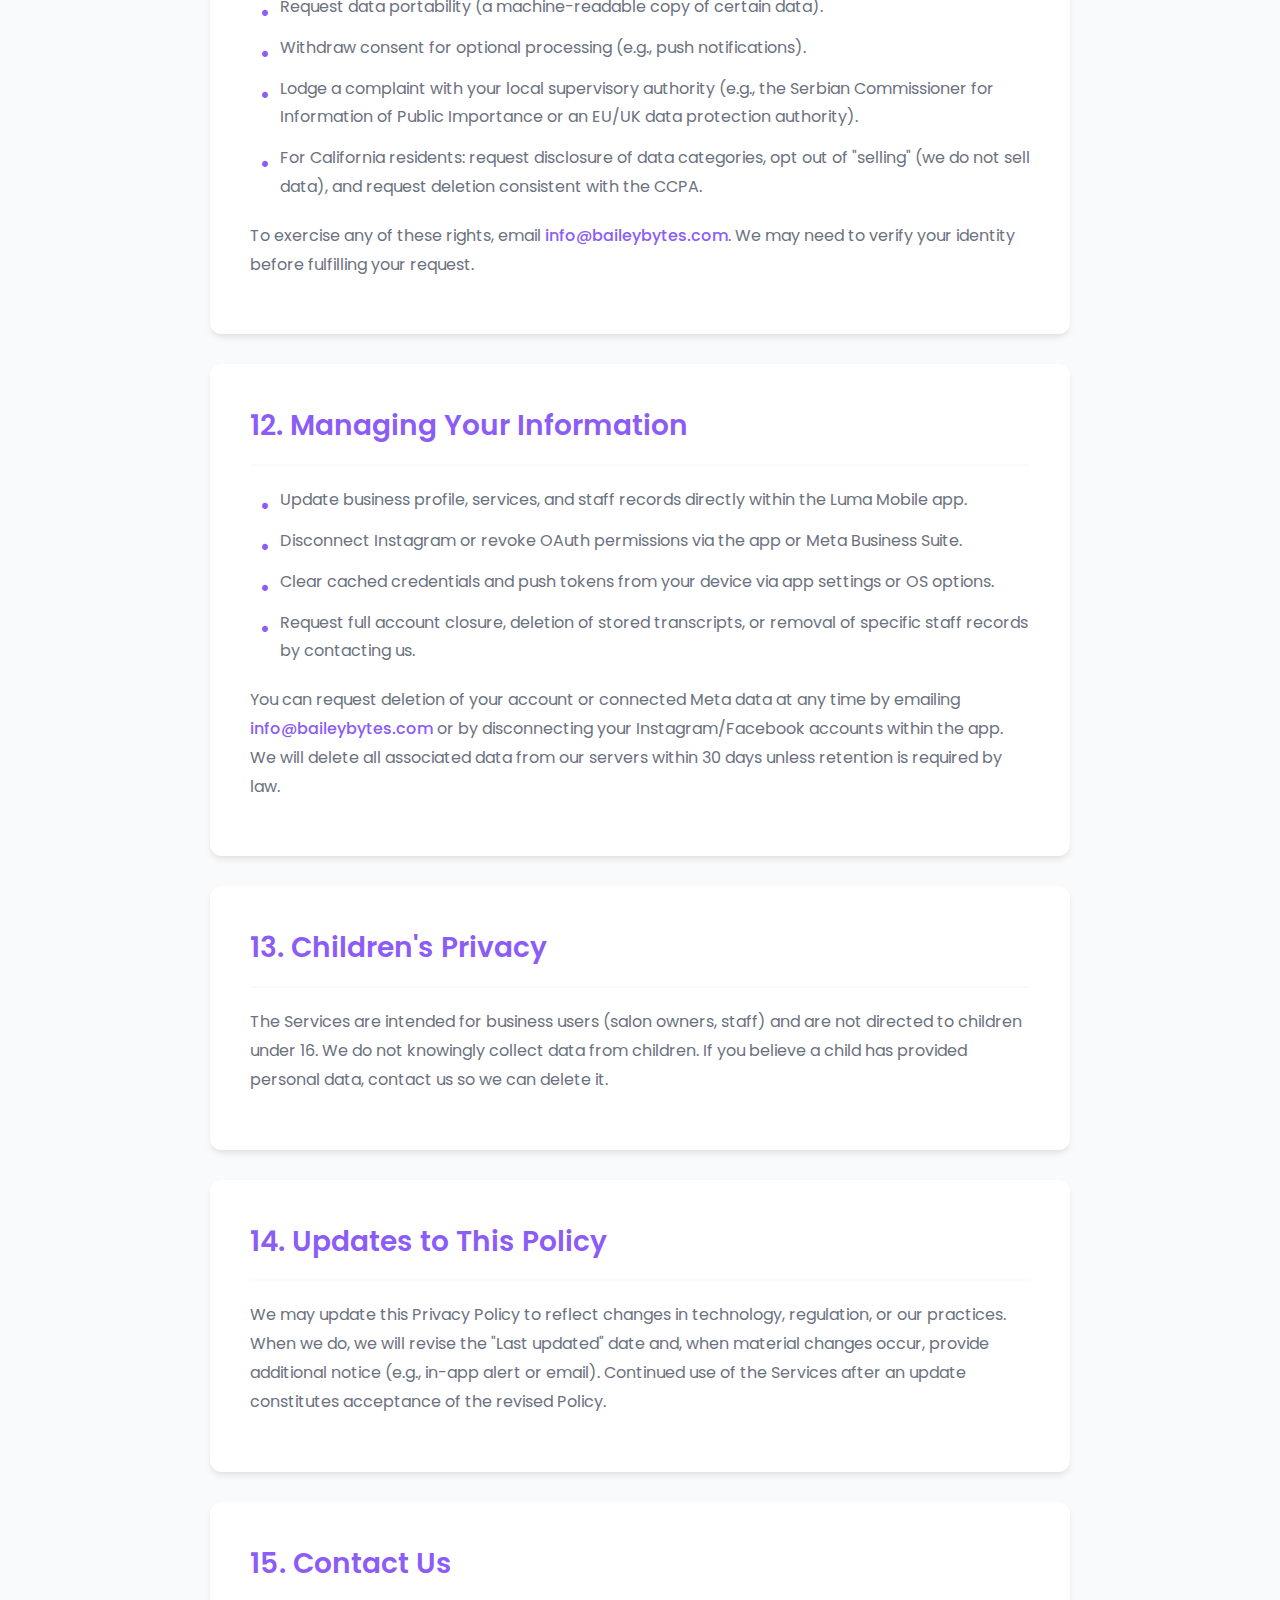
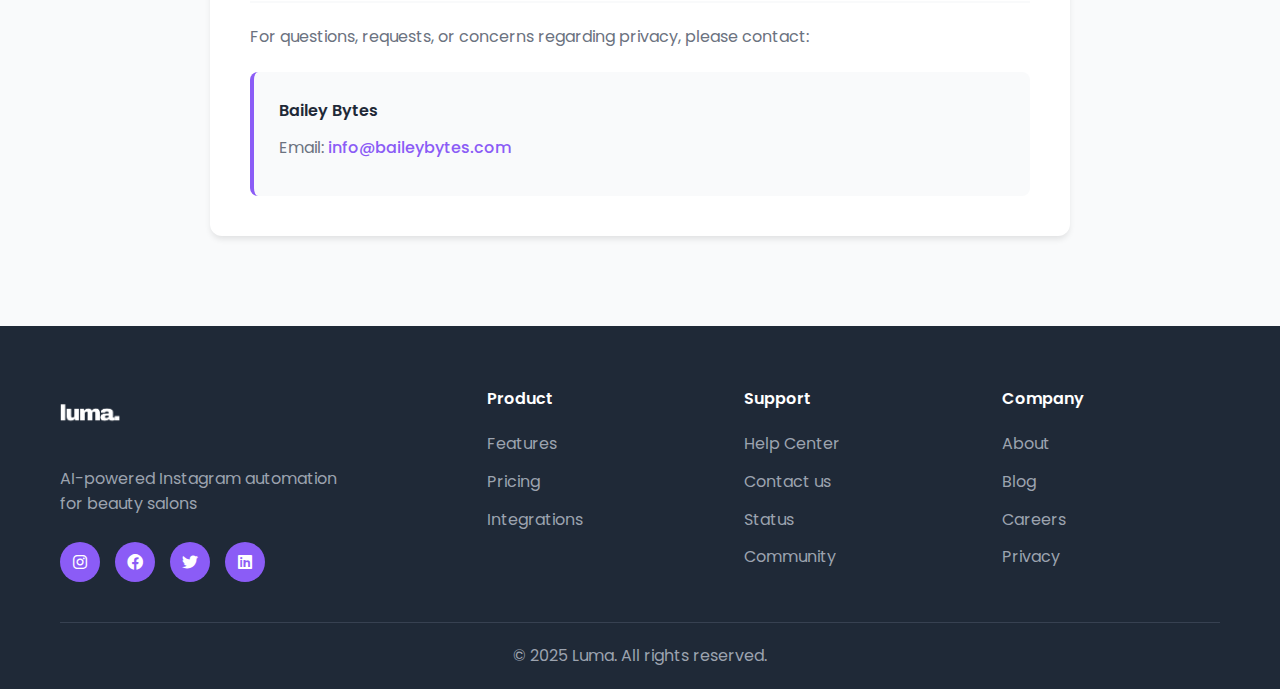
<file: privacy-policy.html>
<!DOCTYPE html>
<html lang="en">
<head>
    <meta charset="UTF-8">
    <meta name="viewport" content="width=device-width, initial-scale=1.0">
    <title>Privacy Policy - Luma</title>
    <link rel="icon" type="image/png" href="assets/luma-purple.png">
    <link rel="stylesheet" href="styles.css">
    <link href="https://fonts.googleapis.com/css2?family=Poppins:wght@300;400;500;600;700&display=swap" rel="stylesheet">
    <link rel="stylesheet" href="https://cdnjs.cloudflare.com/ajax/libs/font-awesome/6.0.0/css/all.min.css">
    <style>
        .privacy-page {
            padding-top: 70px;
            min-height: 100vh;
            background: var(--background-light);
        }

        .privacy-header {
            background: var(--gradient-luxury);
            position: relative;
            overflow: hidden;
            padding: 60px 0 40px;
        }

        .privacy-header::before {
            content: '';
            position: absolute;
            top: 0;
            left: 0;
            right: 0;
            bottom: 0;
            background: linear-gradient(135deg, rgba(139, 92, 246, 0.95) 0%, rgba(236, 72, 153, 0.9) 50%, rgba(245, 158, 11, 0.95) 100%);
        }

        .privacy-header-content {
            max-width: 900px;
            margin: 0 auto;
            padding: 0 20px;
            text-align: center;
            position: relative;
            z-index: 1;
        }

        .privacy-header h1 {
            color: white;
            font-size: 42px;
            font-weight: 700;
            margin-bottom: 15px;
        }

        .privacy-header p {
            color: rgba(255, 255, 255, 0.95);
            font-size: 18px;
            margin-bottom: 10px;
        }

        .last-updated {
            color: rgba(255, 255, 255, 0.85);
            font-size: 14px;
            font-weight: 500;
        }

        .privacy-content {
            max-width: 900px;
            margin: 0 auto;
            padding: 60px 20px;
        }

        .privacy-section {
            background: white;
            border-radius: 12px;
            padding: 40px;
            margin-bottom: 30px;
            box-shadow: var(--shadow-md);
        }

        .privacy-section h2 {
            color: var(--primary-color);
            font-size: 28px;
            font-weight: 600;
            margin-bottom: 20px;
            padding-bottom: 15px;
            border-bottom: 2px solid var(--background-light);
        }

        .privacy-section h3 {
            color: var(--text-primary);
            font-size: 20px;
            font-weight: 600;
            margin-top: 25px;
            margin-bottom: 15px;
        }

        .privacy-section p {
            color: var(--text-secondary);
            line-height: 1.8;
            margin-bottom: 15px;
        }

        .privacy-section ul {
            list-style: none;
            padding-left: 0;
            margin-bottom: 20px;
        }

        .privacy-section ul li {
            color: var(--text-secondary);
            line-height: 1.8;
            margin-bottom: 12px;
            padding-left: 30px;
            position: relative;
        }

        .privacy-section ul li::before {
            content: '•';
            color: var(--primary-color);
            font-size: 24px;
            position: absolute;
            left: 10px;
            top: -2px;
        }

        .privacy-section a {
            color: var(--primary-color);
            text-decoration: none;
            font-weight: 500;
            transition: color 0.3s ease;
        }

        .privacy-section a:hover {
            color: var(--primary-dark);
            text-decoration: underline;
        }

        .privacy-section strong {
            color: var(--text-primary);
            font-weight: 600;
        }

        .contact-box {
            background: var(--background-light);
            border-left: 4px solid var(--primary-color);
            padding: 25px;
            border-radius: 8px;
            margin-top: 20px;
        }

        .contact-box p {
            margin-bottom: 8px;
        }

        .back-home {
            display: inline-flex;
            align-items: center;
            gap: 8px;
            color: white;
            text-decoration: none;
            font-weight: 500;
            margin-top: 20px;
            transition: all 0.3s ease;
            opacity: 0.95;
        }

        .back-home:hover {
            opacity: 1;
            gap: 12px;
        }

        @media (max-width: 768px) {
            .privacy-header h1 {
                font-size: 32px;
            }

            .privacy-header p {
                font-size: 16px;
            }

            .privacy-section {
                padding: 25px;
            }

            .privacy-section h2 {
                font-size: 24px;
            }

            .privacy-section h3 {
                font-size: 18px;
            }
        }
    </style>
</head>
<body>
    <nav class="navbar">
        <div class="nav-container">
            <div class="nav-logo">
                <img src="assets/luma-purple.png" alt="Luma Logo" class="logo-img">
            </div>
            <ul class="nav-menu">
                <li><a href="index.html" data-sr="Početna" data-en="Home">Početna</a></li>
                <li><a href="index.html#features" data-sr="Funkcije" data-en="Features">Funkcije</a></li>
                <li><a href="index.html#pricing" data-sr="Cene" data-en="Pricing">Cene</a></li>
                <li><a href="index.html#contact" data-sr="Kontakt" data-en="Contact">Kontakt</a></li>
            </ul>
            <div class="nav-actions">
                <button class="lang-toggle" id="langToggle">
                    <span class="lang-option" data-lang="sr">SR</span>
                    <span class="lang-divider">|</span>
                    <span class="lang-option active" data-lang="en">EN</span>
                </button>
                <button class="nav-toggle">
                    <span class="bar"></span>
                    <span class="bar"></span>
                    <span class="bar"></span>
                </button>
            </div>
        </div>
    </nav>

    <div class="privacy-page">
        <div class="privacy-header">
            <div class="privacy-header-content">
                <h1 data-sr="Politika Privatnosti" data-en="Privacy Policy">Politika Privatnosti</h1>
                <p data-sr="Vaša privatnost je važna za nas" data-en="Your privacy is important to us">Vaša privatnost je važna za nas</p>
                <div class="last-updated" data-sr="Poslednje ažuriranje: 31. oktobar 2025." data-en="Last updated: October 31, 2025">Poslednje ažuriranje: 31. oktobar 2025.</div>
                <a href="index.html" class="back-home">
                    <i class="fas fa-arrow-left"></i>
                    <span data-sr="Nazad na početnu" data-en="Back to home">Nazad na početnu</span>
                </a>
            </div>
        </div>

        <div class="privacy-content">
            <!-- Serbian Content -->
            <div class="privacy-section lang-sr">
                <h2>1. Pregled</h2>
                <p>
                    Ova Politika privatnosti objašnjava kako Bailey Bytes ("mi", "nas", "naš") prikuplja, koristi, deli i štiti lične podatke kada vlasnici salona i njihovo osoblje koriste Luma mobilnu aplikaciju, Instagram Beauty Bot backend i povezana iskustva sa landing stranicama (zajedno, "Usluge"). Mi smo kontrolor podataka za lične podatke opisane u nastavku, osim ako nije drugačije navedeno. Korišćenjem Usluga prihvatate da ste pročitali i razumeli ovu Politiku.
                </p>

                <h3>Kontrolor Podataka</h3>
                <p>
                    <strong>Kontrolor podataka:</strong> Bailey Bytes, kompanija registrovana u Srbiji sa sedištem u Novom Sadu, Srbija. Molimo kontaktirajte <a href="mailto:info@baileybytes.com">info@baileybytes.com</a> ako vam je potrebna potpuna poslovna adresa za regulatornu korespondenciju.
                </p>
            </div>

            <div class="privacy-section lang-sr">
                <h2>2. Usluge koje Pokrivamo</h2>
                <ul>
                    <li><strong>Luma Mobilna Aplikacija:</strong> React Native iOS/Android aplikacija koja omogućava salonskim timovima da upravljaju razgovorima, terminima, osobljem i notifikacijama.</li>
                    <li><strong>Instagram Beauty Bot Backend:</strong> Quart-based API koji prima Instagram poruke, usmerava ih kroz OpenAI, čuva poslovne podatke i dostavlja push notifikacije.</li>
                    <li><strong>Meta Integracije:</strong> OAuth krajnje tačke i webhook obrada za Facebook stranice i Instagram Business naloge.</li>
                    <li><strong>Landing Stranice i Forme:</strong> Marketing sajt(ovi) gde je politika hostovana i gde možete poslati kontakt informacije.</li>
                </ul>
            </div>

            <div class="privacy-section lang-sr">
                <h2>3. Podaci koje Prikupljamo</h2>
                <h3>3.1 Informacije koje direktno pružate</h3>
                <ul>
                    <li><strong>Podaci o Nalogu i Autentifikaciji:</strong> Email adresa, lozinka, kodovi za pozivnicu, opcioni broj telefona i uloga (vlasnik/zaposleni) prikupljeni putem aplikacije i sačuvani u Amazon Cognito.</li>
                    <li><strong>Poslovni Profil Podaci:</strong> Ime salona, adresa, broj telefona, radno vreme, dostupne usluge, cene i spisak osoblja sačuvani kroz mobilnu aplikaciju ili API.</li>
                    <li><strong>Kontrola Razgovora:</strong> Manualne poruke koje šaljete klijentima, instrukcije za pauzu/nastavak, beleške i onboarding šabloni.</li>
                    <li><strong>Podrška Komunikacije:</strong> Zahtevi ili dodatne informacije koje podnesete putem emaila ili landing stranica.</li>
                </ul>

                <h3>3.2 Informacije koje obrađujemo od povezanih servisa</h3>
                <ul>
                    <li><strong>Instagram Messaging Sadržaj:</strong> Klijentski Instagram ID-ovi, tekstovi poruka, vremenske oznake, prilozi (slike/audio) i metapodaci isporuke primljeni od Meta webhook-ova.</li>
                    <li><strong>AI Rezultati:</strong> Analize razgovora, predloženi odgovori i procene slika generisane OpenAI modelima.</li>
                    <li><strong>Meta OAuth Podaci:</strong> Facebook Page ID-ovi, Instagram Business Account ID-ovi i Page pristupni tokeni dobijeni tokom procesa povezivanja.</li>
                </ul>
                <p>AI rezultati se generišu automatski i mogu povremeno sadržati netačnosti. Ljudska provera može biti korišćena za osiguranje kvaliteta.</p>

                <h3>3.3 Informacije prikupljene automatski</h3>
                <ul>
                    <li><strong>Uređaj i Podaci o Aplikaciji:</strong> Model mobilnog uređaja, operativni sistem, Expo push token, identifikator uređaja i događaji korišćenja mobilne aplikacije potrebni za dostavljanje notifikacija.</li>
                    <li><strong>Logovi Servisa:</strong> Serverski logovi (npr. ishodi isporuke webhook-a, API greške) sačuvani u AWS CloudWatch radi bezbednosti i rešavanja problema.</li>
                </ul>
            </div>

            <div class="privacy-section lang-sr">
                <h2>4. Kako Koristimo Lične Podatke</h2>
                <ul>
                    <li>Autentifikacija korisnika, upravljanje salonskim kontrolnim panelima i isporuka ugovorene funkcionalnosti.</li>
                    <li>Prijem, pregled i odgovaranje na Instagram direktne poruke u ime povezanih salona.</li>
                    <li>Generisanje AI-vođenih odgovora, rezimea, analiza slika i sugestija za termine.</li>
                    <li>Slanje mobilnih push notifikacija o novim porukama, analizama slika ili ažuriranjima zakazivanja.</li>
                    <li>Pružanje analitike, uvida u kadriranje i zakazivanje vlasnicima salona.</li>
                    <li>Održavanje bezbednosti (detekcija prevare, kontrole pristupa, revizorski logovi) i poštovanje zakonskih obaveza.</li>
                    <li>Odgovaranje na upite o proizvodu, tikete podrške ili regulatorne zahteve.</li>
                </ul>
            </div>

            <div class="privacy-section lang-sr">
                <h2>5. Pravne Osnove (EEA/UK)</h2>
                <ul>
                    <li><strong>Ugovor:</strong> Obrada neophodna za isporuku Usluga koje zahtevate (npr. kreiranje naloga, Instagram poruke, upravljanje terminima).</li>
                    <li><strong>Legitimni Interesi:</strong> Praćenje bezbednosti, rešavanje problema, agregirana analitika i poboljšanje Usluga. Balansiramo ove interese sa vašim pravima.</li>
                    <li><strong>Saglasnost:</strong> Opcione aktivnosti kao što su registracija push notifikacija ili čuvanje određenih polja kontakata osoblja. Možete povući saglasnost u bilo kom trenutku u aplikaciji ili kontaktiranjem nas.</li>
                    <li><strong>Zakonska Obaveza:</strong> Zadržavanje zapisa ili odgovaranje na zakonite zahteve od vlasti.</li>
                </ul>
            </div>

            <div class="privacy-section lang-sr">
                <h2>6. Treće Strane i Otkrivanje Podataka</h2>
                <p>Mi ne prodajemo lične podatke. Delimo ih samo sa:</p>
                <ul>
                    <li><strong>Meta Platforms (Facebook/Instagram):</strong> Za povezivanje Stranica i obradu direktnih poruka kroz Instagram Graph API.</li>
                    <li><strong>OpenAI, L.L.C.:</strong> Za analizu sadržaja poruka, priloga i generisanje AI odgovora. Sadržaj se prenosi bezbednim putem i podleže OpenAI enterprise uslovima.</li>
                    <li><strong>Expo (Expo Notifications Service) i Apple/Google Push Provajderi:</strong> Za dostavljanje mobilnih push notifikacija korišćenjem Expo push tokena.</li>
                    <li><strong>Amazon Web Services:</strong> Hosting (EU-central region), Cognito (korisnički identitet), DynamoDB (mapiranje korisnik-salon), Secrets Manager (konfiguracija), SQLite/Postgres (operativni podaci) i CloudWatch (logovanje).</li>
                    <li><strong>Pružaoci Usluga:</strong> Izvođači, revizori, pravni savetnici ili cloud dobavljači vezani ugovorima o poverljivosti i obradi podataka.</li>
                    <li><strong>Usklađenost i Bezbednost:</strong> Regulatori, sudovi ili policija kada je potrebno po zakonu ili za zaštitu prava, imovine ili bezbednosti.</li>
                    <li><strong>Korporativne Transakcije:</strong> Poslovni transferi (spajanje, preuzimanje, insolventnost) podložni nastavku zaštite vaših podataka.</li>
                </ul>
                <h3>Otkrivanje Meta Podataka</h3>
                <p>
                    Povezujemo vaše Instagram Business ili Facebook Page naloge sa Meta API-jima kako bismo pružili funkcionalnost poruka i analitike. Meta može obrađivati ove informacije kako je opisano u <a href="https://www.facebook.com/privacy/policy/">Meta Politici Privatnosti</a>.
                </p>
            </div>

            <div class="privacy-section lang-sr">
                <h2>7. Zadržavanje Podataka</h2>
                <ul>
                    <li><strong>Podaci o nalogu i poslovni podaci:</strong> Zadržavaju se tokom trajanja naloga salona plus do 24 meseca nakon zatvaranja (osim ako duže zadržavanje nije potrebno po zakonu ili za rešavanje sporova).</li>
                    <li><strong>Istorija razgovora i AI rezultati:</strong> Zadržavaju se do 24 meseca radi podrške kontekstu, revizijama i kvalitetu usluge, zatim se arhiviraju ili brišu.</li>
                    <li><strong>Push tokeni i metapodaci uređaja:</strong> Zadržavaju se dok je uređaj aktivan; automatski se uklanjaju kada su nevažeći ili na zahtev.</li>
                    <li><strong>Logovi:</strong> CloudWatch i dijagnostički logovi zadržavaju se do 12 meseci osim ako bezbednosni incidenti ne zahtevaju duže čuvanje.</li>
                </ul>
                <p>Ako nas zamolite da obrišemo ili anonimizujemo podatke ranije—i nijedna zakonska osnova ne zahteva zadržavanje—ispunićemo vaš zahtev.</p>
            </div>

            <div class="privacy-section lang-sr">
                <h2>8. Međunarodni Transferi Podataka</h2>
                <p>
                    Hostujemo primarnu infrastrukturu u Evropskoj uniji (eu-central-1). Određeni provajderi (npr. OpenAI, Expo, Microsoft Outlook) mogu obrađivati podatke u Sjedinjenim Državama ili drugim zemljama. Kada podaci napuštaju EEA/UK, oslanjamo se na zakonske zaštitne mere kao što su Standardne ugovorne klauzule, ugovori o obradi podataka i sertifikati usklađenosti provajdera. Transferi u Sjedinjene Države se zasnivaju na EU Standardnim ugovornim klauzulama koje je usvojila Evropska komisija.
                </p>
            </div>

            <div class="privacy-section lang-sr">
                <h2>9. Bezbednosne Mere</h2>
                <ul>
                    <li>Enkripcija u tranzitu (HTTPS/TLS) za sve klijent-server i treće strane komunikacije.</li>
                    <li>Enkripcija u mirovanju za AWS upravljane servise i ograničeni pristup Secrets Manager-u.</li>
                    <li>Kontrole pristupa zasnovane na ulogama, revizorski tragovi i bezbedna upravljanje tokenima.</li>
                    <li>Automatsko praćenje abnormalnih aktivnosti i procedure reagovanja na incidente.</li>
                    <li>Redovne provere zavisnosti i ojačavanje infrastrukture u skladu sa industrijskim praksama.</li>
                </ul>
                <p>Nijedan sistem nije potpuno bezbedan; molimo kontaktirajte nas odmah ako sumnjate na neovlašćenu aktivnost.</p>
            </div>

            <div class="privacy-section lang-sr">
                <h2>10. Push Notifikacije i Komunikacije</h2>
                <ul>
                    <li>Push notifikacije se oslanjaju na Expo i servise push specifične za uređaj. Možete se odjaviti kroz podešavanja u aplikaciji ili kontrole notifikacija na nivou OS-a u bilo kom trenutku.</li>
                    <li>Operativni emailovi (npr. onboarding, odgovori podrške) su neophodni za isporuku Usluga. Marketing komunikacije se šalju samo uz vašu saglasnost i uvek uključuju opciju odjave.</li>
                </ul>
            </div>

            <div class="privacy-section lang-sr">
                <h2>11. Vaša Prava</h2>
                <p>U zavisnosti od toga gde živite, možda imate pravo na:</p>
                <ul>
                    <li>Pristup ličnim podacima koje držimo o vama.</li>
                    <li>Zahtev za ispravljanje, brisanje ili ograničavanje vaših podataka.</li>
                    <li>Prigovor na obradu izvršenu na osnovu legitimnog interesa.</li>
                    <li>Zahtev za prenosivost podataka (mašinski čitljiva kopija određenih podataka).</li>
                    <li>Povlačenje saglasnosti za opcionu obradu (npr. push notifikacije).</li>
                    <li>Podnošenje žalbe vašem lokalnom nadzornom organu (npr. Poverenik za informacije od javnog značaja Republike Srbije ili EU/UK organ za zaštitu podataka).</li>
                    <li>Za stanovnike Kalifornije: zahtev za otkrivanje kategorija podataka, odjava od "prodaje" (mi ne prodajemo podatke) i zahtev za brisanje u skladu sa CCPA.</li>
                </ul>
                <p>Da biste iskoristili bilo koje od ovih prava, pošaljite email na <a href="mailto:info@baileybytes.com">info@baileybytes.com</a>. Možemo zatražiti verifikaciju vašeg identiteta pre ispunjenja vašeg zahteva.</p>
            </div>

            <div class="privacy-section lang-sr">
                <h2>12. Upravljanje Vašim Informacijama</h2>
                <ul>
                    <li>Ažurirajte poslovni profil, usluge i zapise osoblja direktno u Luma mobilnoj aplikaciji.</li>
                    <li>Odvojite Instagram ili opozvite OAuth dozvole putem aplikacije ili Meta Business Suite-a.</li>
                    <li>Obrišite keširane akreditive i push tokene sa vašeg uređaja putem podešavanja aplikacije ili OS opcija.</li>
                    <li>Zatražite potpuno zatvaranje naloga, brisanje sačuvanih transkripata ili uklanjanje određenih zapisa osoblja kontaktiranjem nas.</li>
                </ul>
                <p>
                    Možete zatražiti brisanje svog naloga ili povezanih Meta podataka u bilo kom trenutku slanjem emaila na <a href="mailto:info@baileybytes.com">info@baileybytes.com</a> ili odspajanjem vaših Instagram/Facebook naloga u aplikaciji. Obrisaćemo sve povezane podatke sa naših servera u roku od 30 dana osim ako zadržavanje nije potrebno po zakonu.
                </p>
            </div>

            <div class="privacy-section lang-sr">
                <h2>13. Privatnost Dece</h2>
                <p>
                    Usluge su namenjene poslovnim korisnicima (vlasnici salona, osoblje) i nisu usmerene na decu mlađu od 16 godina. Mi ne prikupljamo svesno podatke od dece. Ako verujete da je dete pružilo lične podatke, kontaktirajte nas kako bismo ih obrisali.
                </p>
            </div>

            <div class="privacy-section lang-sr">
                <h2>14. Ažuriranja ove Politike</h2>
                <p>
                    Možemo ažurirati ovu Politiku privatnosti kako bi odražavala promene u tehnologiji, regulativi ili našim praksama. Kada to uradimo, revidiračemo datum "Poslednje ažuriranje" i, kada dođe do materijalnih promena, pružićemo dodatno obaveštenje (npr. upozorenje u aplikaciji ili email). Nastavak korišćenja Usluga nakon ažuriranja predstavlja prihvatanje revidirane Politike.
                </p>
            </div>

            <div class="privacy-section lang-sr">
                <h2>15. Kontaktirajte Nas</h2>
                <p>
                    Za pitanja, zahteve ili brige u vezi privatnosti, molimo kontaktirajte:
                </p>
                <div class="contact-box">
                    <p><strong>Bailey Bytes</strong></p>
                    <p>Email: <a href="mailto:info@baileybytes.com">info@baileybytes.com</a></p>
                </div>
            </div>

            <!-- English Content -->
            <div class="privacy-section lang-en" style="display: none;">
                <h2>1. Overview</h2>
                <p>
                    This Privacy Policy explains how Bailey Bytes ("we", "us", "our") collects, uses, shares, and protects personal data when salon owners and their staff use the Luma Mobile application, the Instagram Beauty Bot backend, and related landing-page experiences (collectively, the "Services"). We are the data controller for the personal data described below unless stated otherwise. By using the Services you acknowledge that you have read and understood this Policy.
                </p>

                <h3>Data Controller</h3>
                <p>
                    <strong>Data Controller:</strong> Bailey Bytes, a company registered in Serbia with its registered office in Novi Sad, Serbia. Please contact <a href="mailto:info@baileybytes.com">info@baileybytes.com</a> if you need the full business address for regulatory correspondence.
                </p>
            </div>

            <div class="privacy-section lang-en" style="display: none;">
                <h2>2. Services Covered</h2>
                <ul>
                    <li><strong>Luma Mobile App:</strong> The React Native iOS/Android application that lets salon teams manage conversations, appointments, staff, and notifications.</li>
                    <li><strong>Instagram Beauty Bot Backend:</strong> The Quart-based API that ingests Instagram messages, routes them through OpenAI, stores business data, and delivers push notifications.</li>
                    <li><strong>Meta Integrations:</strong> OAuth endpoints and webhook handling for Facebook Pages and Instagram Business Accounts.</li>
                    <li><strong>Landing Pages &amp; Forms:</strong> The marketing site(s) where the policy is hosted and where you may submit contact information.</li>
                </ul>
            </div>

            <div class="privacy-section lang-en" style="display: none;">
                <h2>3. Data We Collect</h2>
                <h3>3.1 Information you provide directly</h3>
                <ul>
                    <li><strong>Account &amp; Authentication Data:</strong> Email address, password, invite codes, optional phone number, and role (owner/employee) captured via the app and stored in Amazon Cognito.</li>
                    <li><strong>Business Profile Data:</strong> Salon name, address, phone number, business hours, available services, pricing, and staff rosters saved through the mobile app or API.</li>
                    <li><strong>Conversation Controls:</strong> Manual messages you send to clients, pause/resume instructions, notes, and onboarding templates.</li>
                    <li><strong>Support Communications:</strong> Requests or additional information you submit via email or landing-page forms.</li>
                </ul>

                <h3>3.2 Information we process from connected services</h3>
                <ul>
                    <li><strong>Instagram Messaging Content:</strong> Customer Instagram IDs, message text, timestamps, attachments (images/audio), and delivery metadata received from Meta webhooks.</li>
                    <li><strong>AI Outputs:</strong> Conversation analyses, suggested replies, and image assessments generated by OpenAI models.</li>
                    <li><strong>Meta OAuth Data:</strong> Facebook Page IDs, Instagram Business Account IDs, and Page access tokens obtained during the connection flow.</li>
                </ul>
                <p>AI outputs are generated automatically and may occasionally contain inaccuracies. Human review may be used for quality assurance.</p>

                <h3>3.3 Information collected automatically</h3>
                <ul>
                    <li><strong>Device &amp; App Data:</strong> Mobile device model, operating system, Expo push token, device identifier, and mobile app usage events required to deliver notifications.</li>
                    <li><strong>Service Logs:</strong> Server-side logs (e.g., webhook delivery outcomes, API errors) stored in AWS CloudWatch for security and troubleshooting.</li>
                </ul>
            </div>

            <div class="privacy-section lang-en" style="display: none;">
                <h2>4. How We Use Personal Data</h2>
                <ul>
                    <li>Authenticate users, operate salon dashboards, and deliver contracted functionality.</li>
                    <li>Receive, screen, and respond to Instagram direct messages on behalf of connected salons.</li>
                    <li>Generate AI-driven replies, summaries, image analyses, and appointment suggestions.</li>
                    <li>Send mobile push notifications regarding new messages, image analyses, or booking updates.</li>
                    <li>Provide analytics, staffing, and scheduling insights to salon owners.</li>
                    <li>Maintain security (fraud detection, access controls, audit logs) and comply with legal obligations.</li>
                    <li>Respond to product inquiries, support tickets, or regulatory requests.</li>
                </ul>
            </div>

            <div class="privacy-section lang-en" style="display: none;">
                <h2>5. Legal Bases (EEA/UK)</h2>
                <ul>
                    <li><strong>Contract:</strong> Processing necessary to deliver the Services you request (e.g., account creation, Instagram messaging, appointment management).</li>
                    <li><strong>Legitimate Interests:</strong> Security monitoring, troubleshooting, aggregated analytics, and improving the Services. We balance these interests against your rights.</li>
                    <li><strong>Consent:</strong> Optional activities such as registering push notifications or storing certain staff contact fields. You may withdraw consent at any time in the app or by contacting us.</li>
                    <li><strong>Legal Obligation:</strong> Retaining records or responding to lawful requests from authorities.</li>
                </ul>
            </div>

            <div class="privacy-section lang-en" style="display: none;">
                <h2>6. Third-Party Services &amp; Disclosures</h2>
                <p>We do not sell personal data. We share it only with:</p>
                <ul>
                    <li><strong>Meta Platforms (Facebook/Instagram):</strong> To link Pages and process direct messages through the Instagram Graph API.</li>
                    <li><strong>OpenAI, L.L.C.:</strong> To analyze message content, attachments, and generate AI responses. Content is transmitted securely and subject to OpenAI's enterprise terms.</li>
                    <li><strong>Expo (Expo Notifications Service) &amp; Apple/Google Push Providers:</strong> To deliver mobile push notifications using Expo push tokens.</li>
                    <li><strong>Amazon Web Services:</strong> Hosting (EU-central region), Cognito (user identity), DynamoDB (user-to-salon mapping), Secrets Manager (configuration), SQLite/Postgres (operational data), and CloudWatch (logging).</li>
                    <li><strong>Service Providers:</strong> Contractors, auditors, legal advisors, or cloud vendors bound by confidentiality and data processing agreements.</li>
                    <li><strong>Compliance &amp; Safety:</strong> Regulators, courts, or law enforcement when required by law or to protect rights, property, or safety.</li>
                    <li><strong>Corporate Transactions:</strong> Business transfers (merger, acquisition, insolvency) subject to continued protection of your data.</li>
                </ul>
                <h3>Meta Data Disclosure</h3>
                <p>
                    We connect your Instagram Business or Facebook Page accounts to Meta's APIs in order to deliver messaging and analytics functionality. Meta may process this information as described in the <a href="https://www.facebook.com/privacy/policy/">Meta Privacy Policy</a>.
                </p>
            </div>

            <div class="privacy-section lang-en" style="display: none;">
                <h2>7. Data Retention</h2>
                <ul>
                    <li><strong>Account and business data:</strong> Retained for the duration of the salon's account plus up to 24 months after closure (unless longer retention is required by law or to resolve disputes).</li>
                    <li><strong>Conversation history &amp; AI outputs:</strong> Retained for up to 24 months to support context, audits, and service quality, then archived or deleted.</li>
                    <li><strong>Push tokens &amp; device metadata:</strong> Retained while the device remains active; removed automatically when invalid or upon request.</li>
                    <li><strong>Logs:</strong> CloudWatch and diagnostic logs retained for up to 12 months unless security incidents require longer storage.</li>
                </ul>
                <p>If you ask us to delete or anonymize data sooner—and no legal basis requires retention—we will honor your request.</p>
            </div>

            <div class="privacy-section lang-en" style="display: none;">
                <h2>8. International Data Transfers</h2>
                <p>
                    We host primary infrastructure in the European Union (eu-central-1). Certain providers (e.g., OpenAI, Expo, Microsoft Outlook) may process data in the United States or other countries. When data leaves the EEA/UK, we rely on lawful safeguards such as Standard Contractual Clauses, data processing agreements, and provider compliance certifications. Transfers to the United States are based on the EU Standard Contractual Clauses adopted by the European Commission.
                </p>
            </div>

            <div class="privacy-section lang-en" style="display: none;">
                <h2>9. Security Measures</h2>
                <ul>
                    <li>Encryption in transit (HTTPS/TLS) for all client-server and third-party communications.</li>
                    <li>Encryption at rest for AWS-managed services and restricted Secrets Manager access.</li>
                    <li>Role-based access controls, audit trails, and secure token management.</li>
                    <li>Automated monitoring for abnormal activity and incident response procedures.</li>
                    <li>Regular dependency reviews and infrastructure hardening in line with industry practices.</li>
                </ul>
                <p>No system is completely secure; please contact us immediately if you suspect unauthorized activity.</p>
            </div>

            <div class="privacy-section lang-en" style="display: none;">
                <h2>10. Push Notifications &amp; Communications</h2>
                <ul>
                    <li>Push notifications rely on Expo and device-specific push services. You can opt out through in-app settings or OS-level notification controls at any time.</li>
                    <li>Operational emails (e.g., onboarding, support responses) are necessary to deliver the Services. Marketing communications are sent only with your consent and always include an unsubscribe option.</li>
                </ul>
            </div>

            <div class="privacy-section lang-en" style="display: none;">
                <h2>11. Your Rights</h2>
                <p>Depending on where you live, you may have the right to:</p>
                <ul>
                    <li>Access the personal data we hold about you.</li>
                    <li>Request correction, deletion, or restriction of your data.</li>
                    <li>Object to processing carried out on legitimate-interest grounds.</li>
                    <li>Request data portability (a machine-readable copy of certain data).</li>
                    <li>Withdraw consent for optional processing (e.g., push notifications).</li>
                    <li>Lodge a complaint with your local supervisory authority (e.g., the Serbian Commissioner for Information of Public Importance or an EU/UK data protection authority).</li>
                    <li>For California residents: request disclosure of data categories, opt out of "selling" (we do not sell data), and request deletion consistent with the CCPA.</li>
                </ul>
                <p>To exercise any of these rights, email <a href="mailto:info@baileybytes.com">info@baileybytes.com</a>. We may need to verify your identity before fulfilling your request.</p>
            </div>

            <div class="privacy-section lang-en" style="display: none;">
                <h2>12. Managing Your Information</h2>
                <ul>
                    <li>Update business profile, services, and staff records directly within the Luma Mobile app.</li>
                    <li>Disconnect Instagram or revoke OAuth permissions via the app or Meta Business Suite.</li>
                    <li>Clear cached credentials and push tokens from your device via app settings or OS options.</li>
                    <li>Request full account closure, deletion of stored transcripts, or removal of specific staff records by contacting us.</li>
                </ul>
                <p>
                    You can request deletion of your account or connected Meta data at any time by emailing <a href="mailto:info@baileybytes.com">info@baileybytes.com</a> or by disconnecting your Instagram/Facebook accounts within the app. We will delete all associated data from our servers within 30 days unless retention is required by law.
                </p>
            </div>

            <div class="privacy-section lang-en" style="display: none;">
                <h2>13. Children's Privacy</h2>
                <p>
                    The Services are intended for business users (salon owners, staff) and are not directed to children under 16. We do not knowingly collect data from children. If you believe a child has provided personal data, contact us so we can delete it.
                </p>
            </div>

            <div class="privacy-section lang-en" style="display: none;">
                <h2>14. Updates to This Policy</h2>
                <p>
                    We may update this Privacy Policy to reflect changes in technology, regulation, or our practices. When we do, we will revise the "Last updated" date and, when material changes occur, provide additional notice (e.g., in-app alert or email). Continued use of the Services after an update constitutes acceptance of the revised Policy.
                </p>
            </div>

            <div class="privacy-section lang-en" style="display: none;">
                <h2>15. Contact Us</h2>
                <p>
                    For questions, requests, or concerns regarding privacy, please contact:
                </p>
                <div class="contact-box">
                    <p><strong>Bailey Bytes</strong></p>
                    <p>Email: <a href="mailto:info@baileybytes.com">info@baileybytes.com</a></p>
                </div>
            </div>
        </div>
    </div>

    <footer class="footer">
        <div class="container">
            <div class="footer-content">
                <div class="footer-brand">
                    <div class="footer-logo">
                        <img src="assets/luma-white.png" alt="Luma Logo" class="footer-logo-img">
                    </div>
                    <p data-sr="AI-powered Instagram automatizacija za salone lepote" data-en="AI-powered Instagram automation for beauty salons">AI-powered Instagram automatizacija za salone lepote</p>
                    <div class="social-links">
                        <a href="#"><i class="fab fa-instagram"></i></a>
                        <a href="#"><i class="fab fa-facebook"></i></a>
                        <a href="#"><i class="fab fa-twitter"></i></a>
                        <a href="#"><i class="fab fa-linkedin"></i></a>
                    </div>
                </div>
                <div class="footer-links">
                    <div class="footer-column">
                        <h4 data-sr="Proizvod" data-en="Product">Proizvod</h4>
                        <ul>
                            <li><a href="index.html#features" data-sr="Funkcije" data-en="Features">Funkcije</a></li>
                            <li><a href="index.html#pricing" data-sr="Cene" data-en="Pricing">Cene</a></li>
                            <li><a href="#" data-sr="Integracije" data-en="Integrations">Integracije</a></li>
                        </ul>
                    </div>
                    <div class="footer-column">
                        <h4 data-sr="Podrška" data-en="Support">Podrška</h4>
                        <ul>
                            <li><a href="#" data-sr="Centar za pomoć" data-en="Help Center">Centar za pomoć</a></li>
                            <li><a href="index.html#contact" data-sr="Kontaktirajte nas" data-en="Contact us">Kontaktirajte nas</a></li>
                            <li><a href="#" data-sr="Status" data-en="Status">Status</a></li>
                            <li><a href="#" data-sr="Zajednica" data-en="Community">Zajednica</a></li>
                        </ul>
                    </div>
                    <div class="footer-column">
                        <h4 data-sr="Kompanija" data-en="Company">Kompanija</h4>
                        <ul>
                            <li><a href="#" data-sr="O nama" data-en="About">O nama</a></li>
                            <li><a href="#" data-sr="Blog" data-en="Blog">Blog</a></li>
                            <li><a href="#" data-sr="Karijere" data-en="Careers">Karijere</a></li>
                            <li><a href="privacy-policy.html" data-sr="Privatnost" data-en="Privacy">Privatnost</a></li>
                        </ul>
                    </div>
                </div>
            </div>
            <div class="footer-bottom">
                <p>&copy; 2025 Luma. All rights reserved.</p>
            </div>
        </div>
    </footer>

    <script>
        // Language Switching for Privacy Policy
        let currentLang = localStorage.getItem('language') || 'en';

        document.addEventListener('DOMContentLoaded', () => {
            const langOptions = document.querySelectorAll('.lang-option');
            const navToggle = document.querySelector('.nav-toggle');
            const navMenu = document.querySelector('.nav-menu');

            // Set initial language
            setLanguage(currentLang);

            // Add click event to language options
            langOptions.forEach(option => {
                option.addEventListener('click', () => {
                    const selectedLang = option.getAttribute('data-lang');
                    setLanguage(selectedLang);
                });
            });

            // Mobile menu toggle
            if (navToggle) {
                navToggle.addEventListener('click', () => {
                    navMenu.classList.toggle('active');
                    navToggle.classList.toggle('active');
                });
            }
        });

        function setLanguage(lang) {
            currentLang = lang;
            localStorage.setItem('language', lang);

            // Update active state
            document.querySelectorAll('.lang-option').forEach(option => {
                if (option.getAttribute('data-lang') === lang) {
                    option.classList.add('active');
                } else {
                    option.classList.remove('active');
                }
            });

            // Update content
            updateContent(lang);
        }

        function updateContent(lang) {
            // Update all elements with data-sr and data-en attributes
            document.querySelectorAll('[data-sr][data-en]').forEach(element => {
                const text = lang === 'en' ? element.getAttribute('data-en') : element.getAttribute('data-sr');
                element.textContent = text;
            });

            // Show/hide language-specific sections
            document.querySelectorAll('.lang-sr').forEach(section => {
                section.style.display = lang === 'sr' ? 'block' : 'none';
            });

            document.querySelectorAll('.lang-en').forEach(section => {
                section.style.display = lang === 'en' ? 'block' : 'none';
            });
        }
    </script>
</body>
</html>
</file>
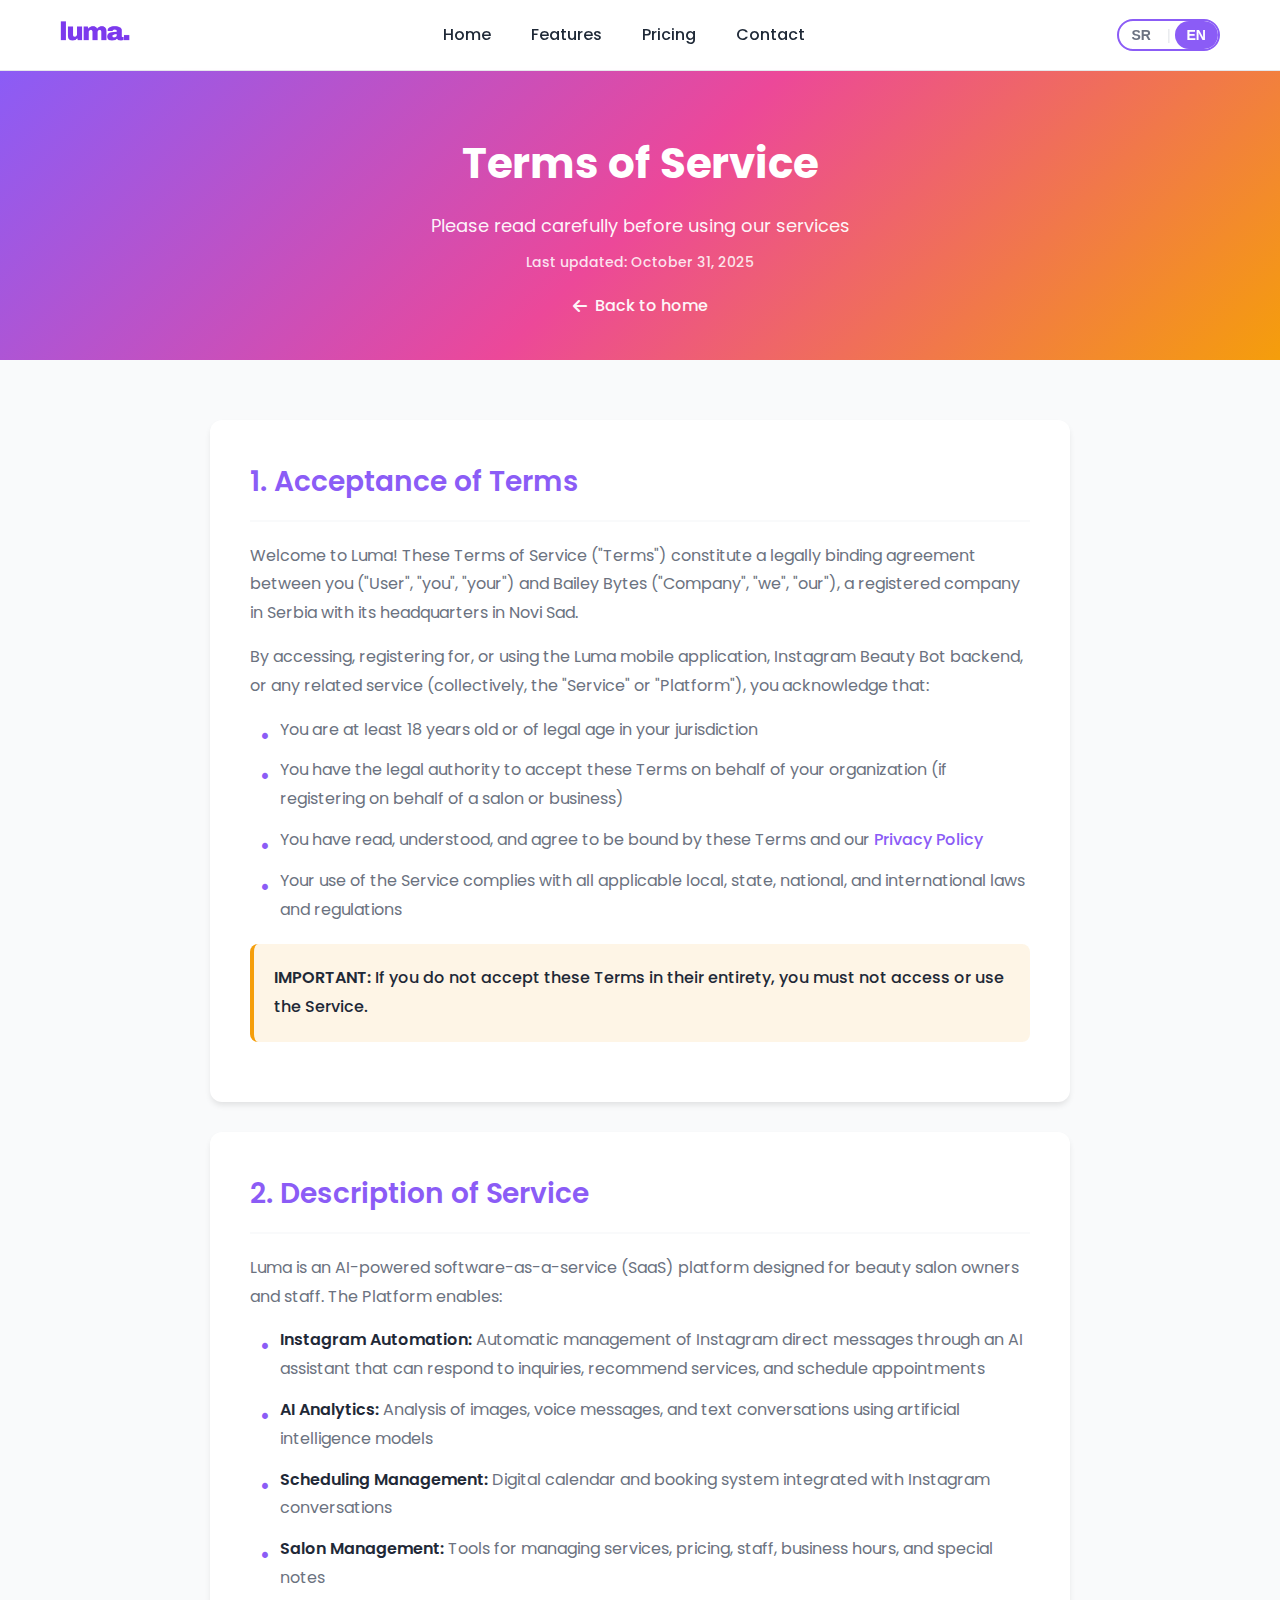
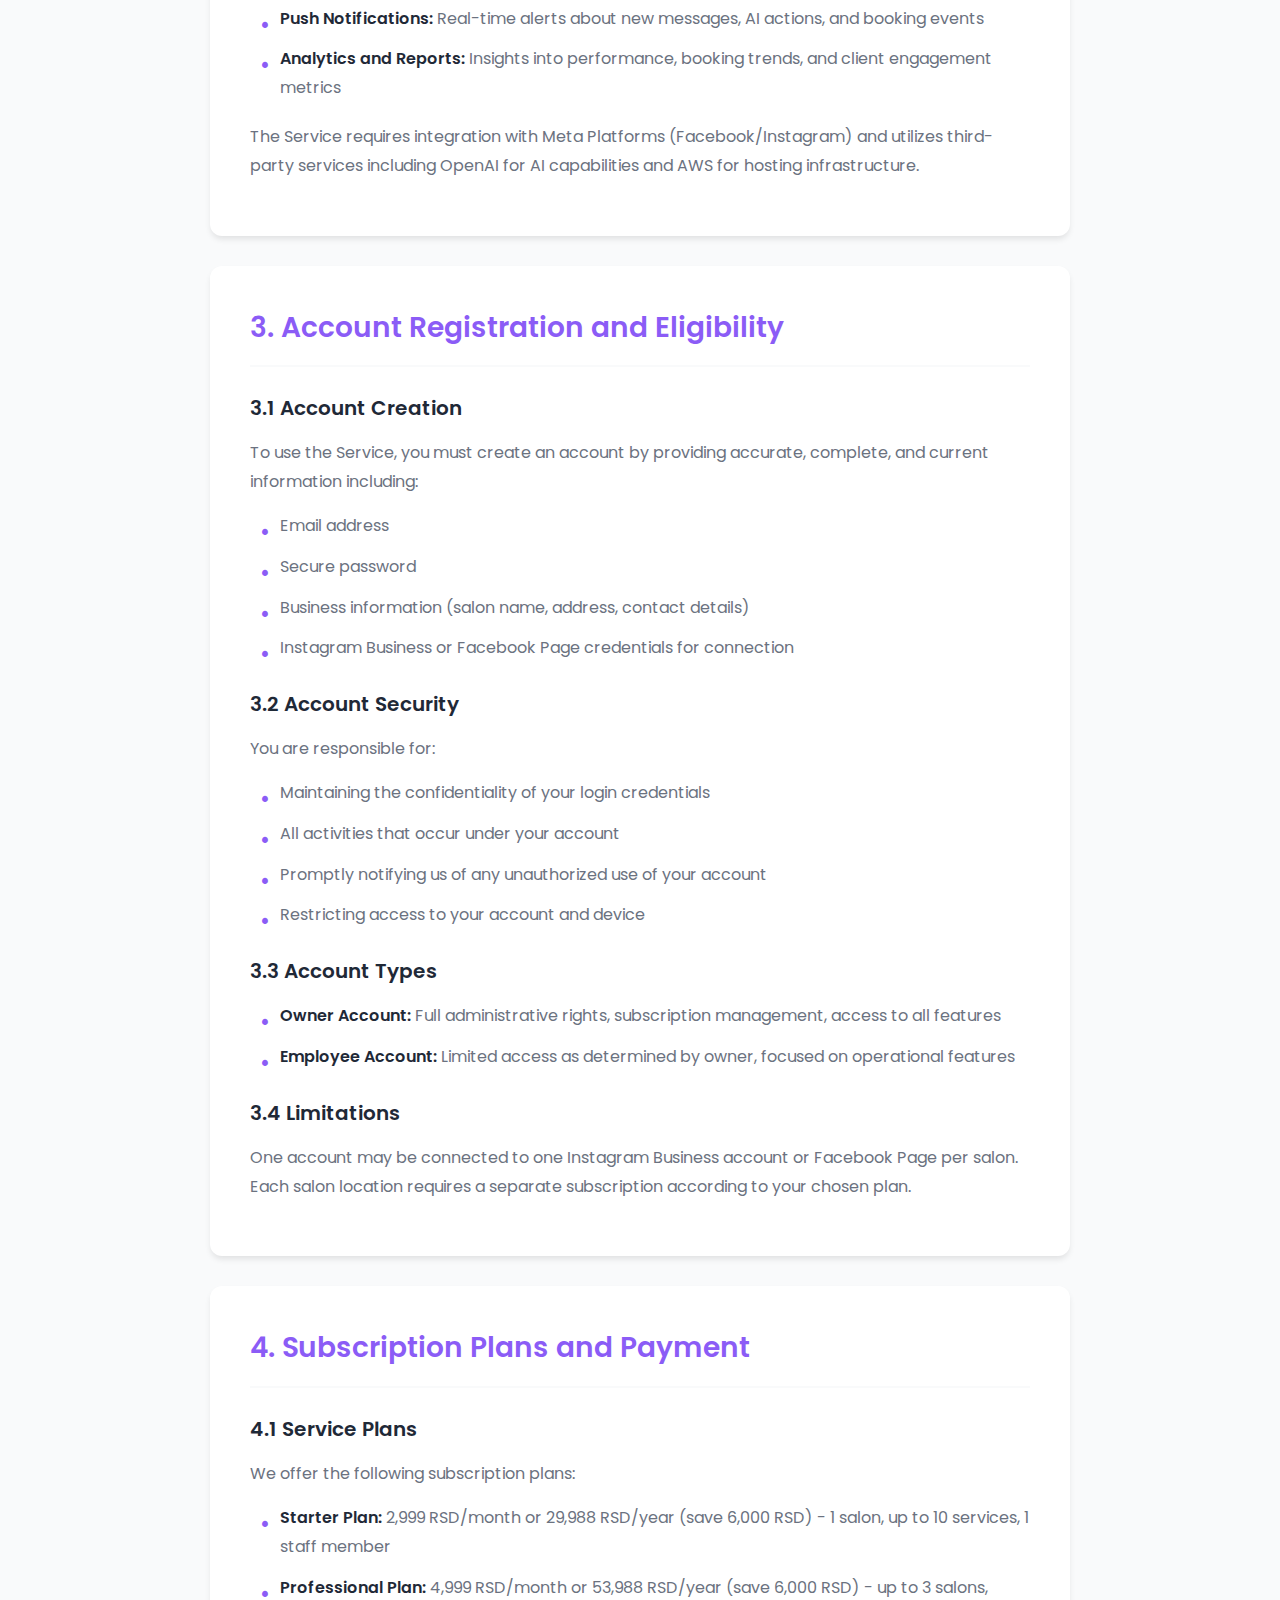
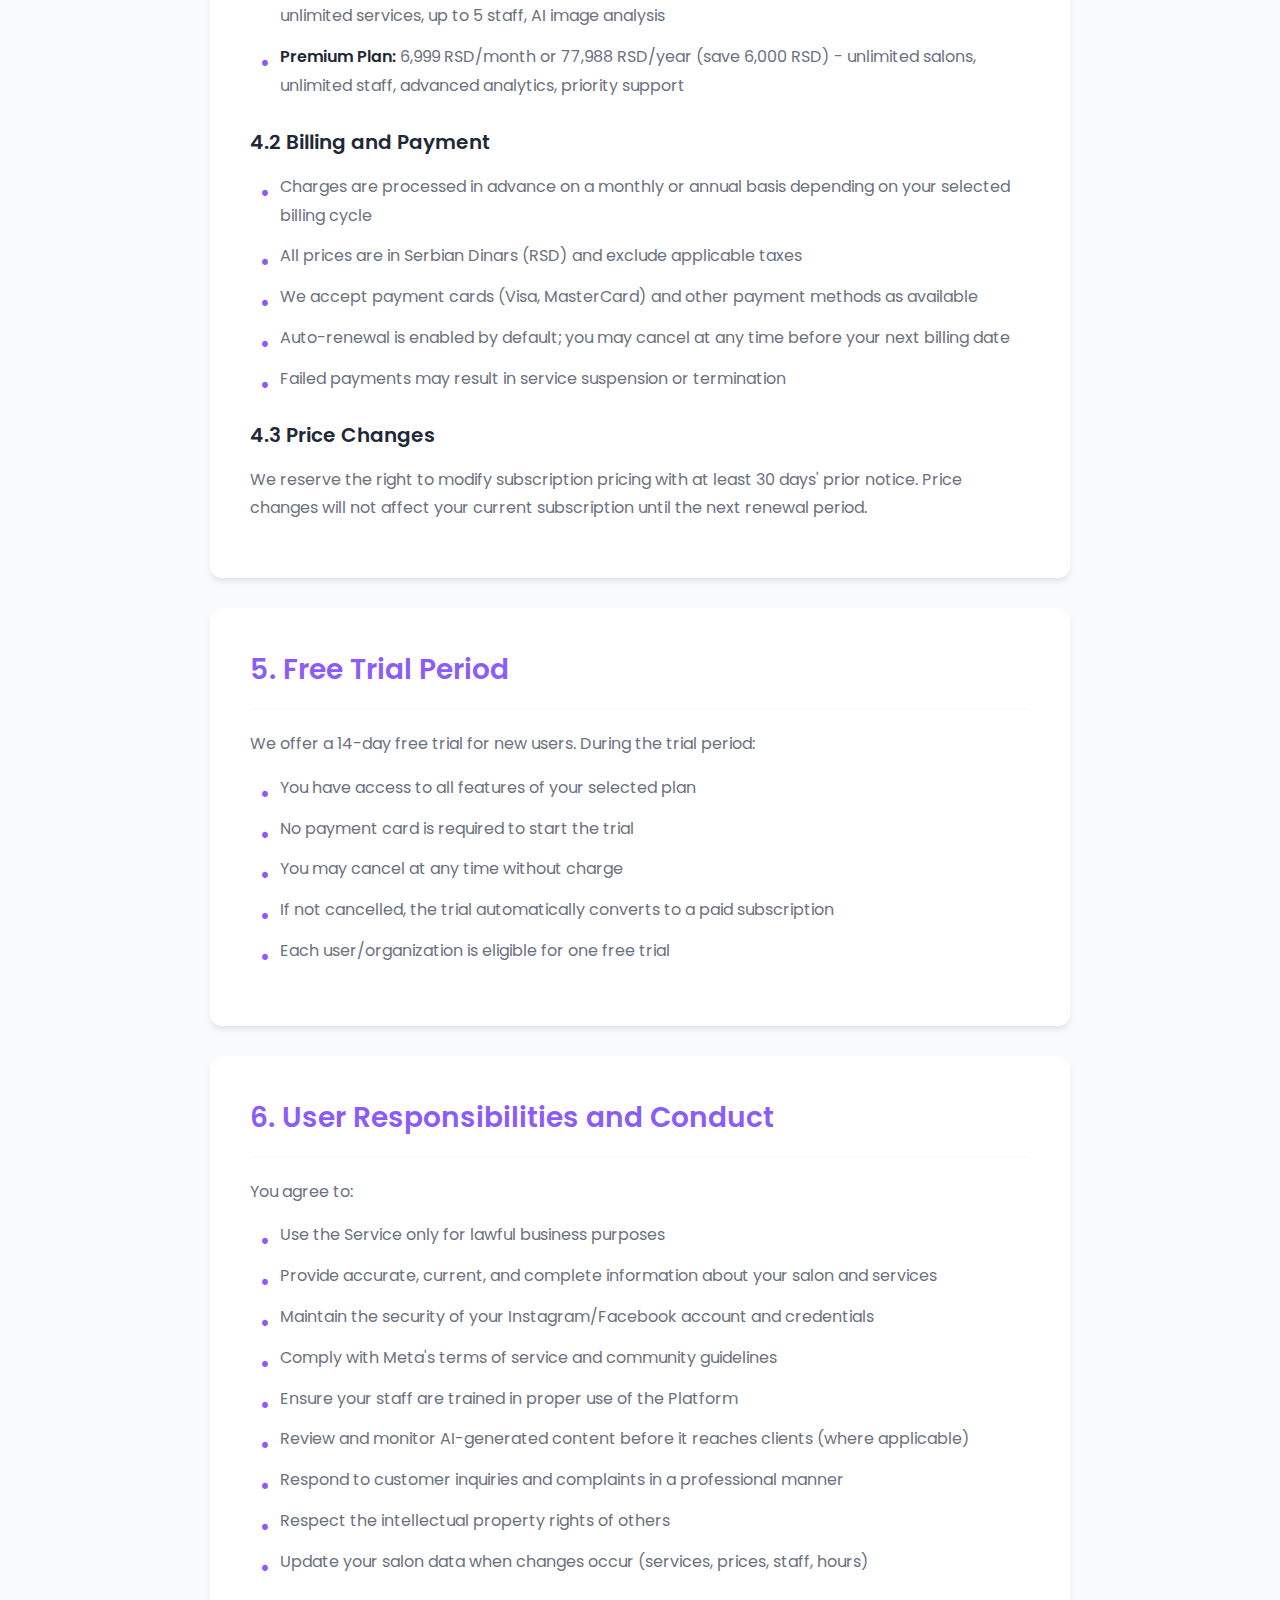
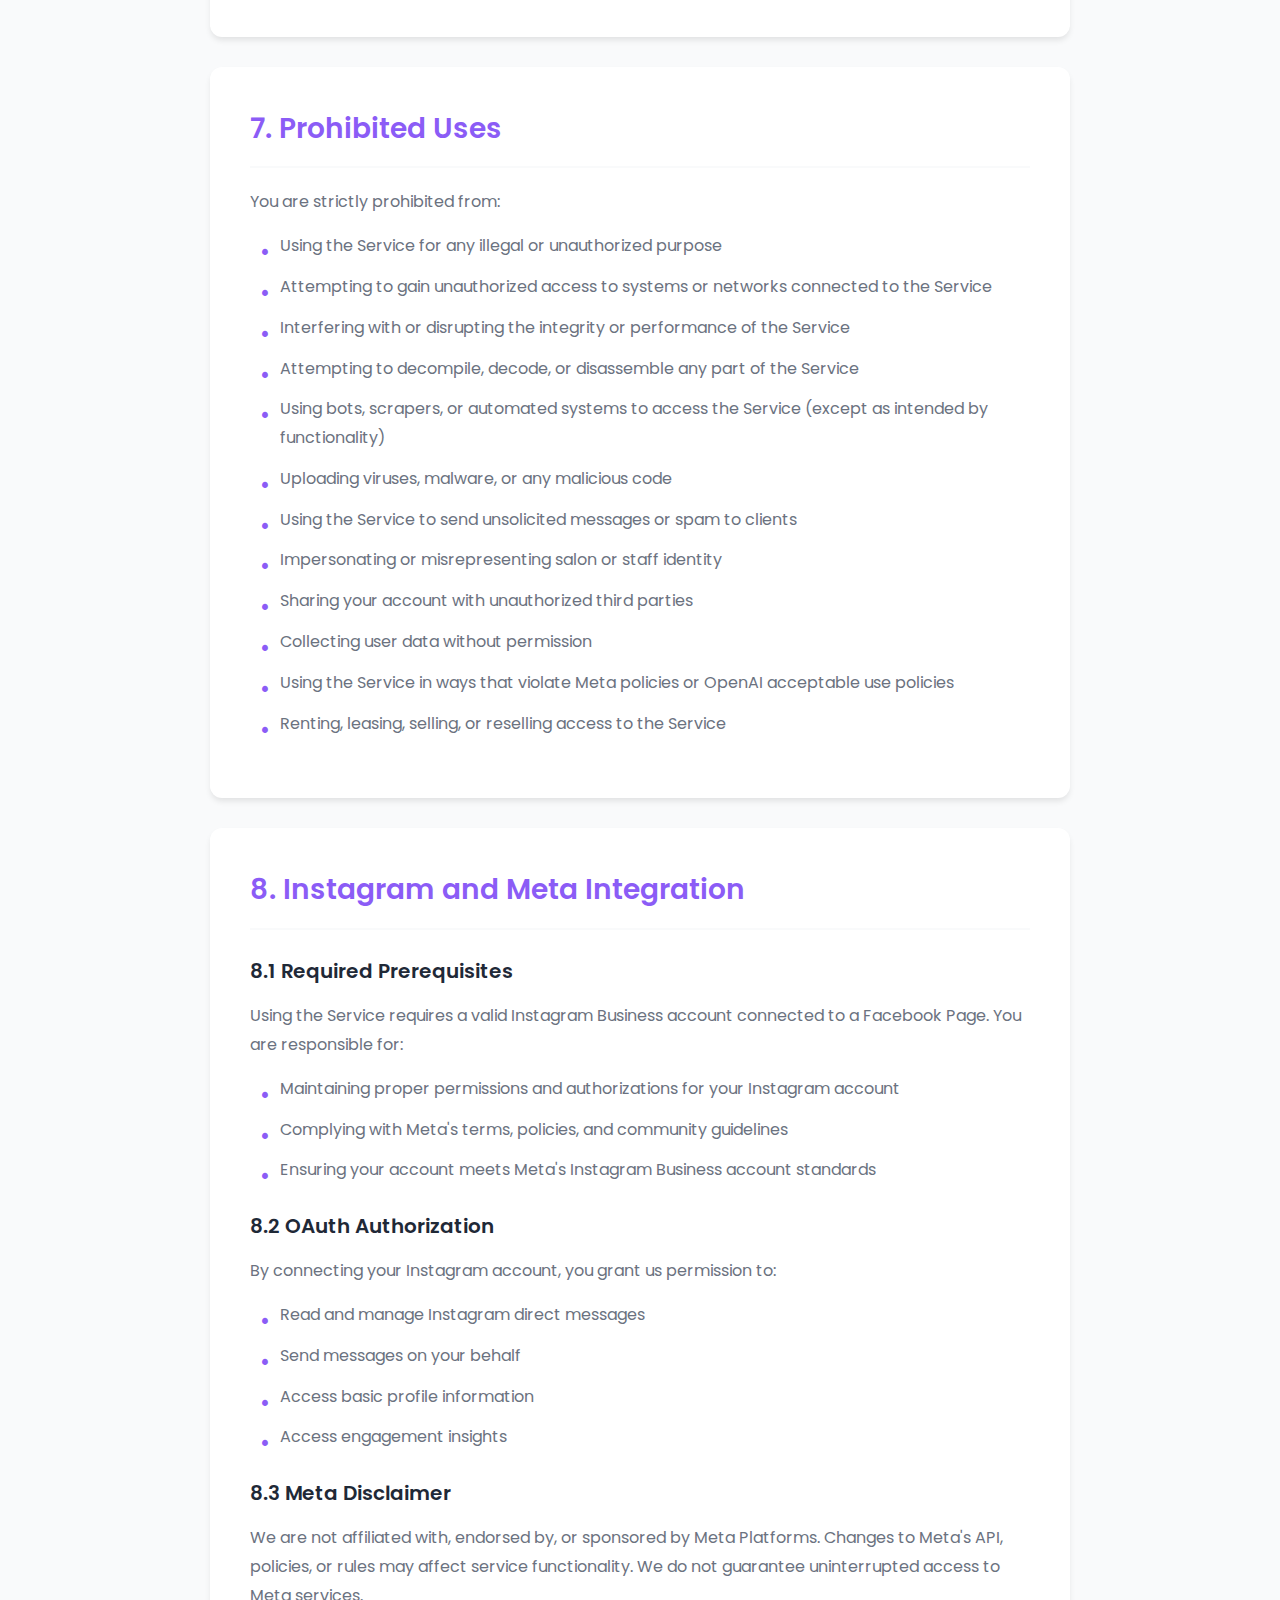
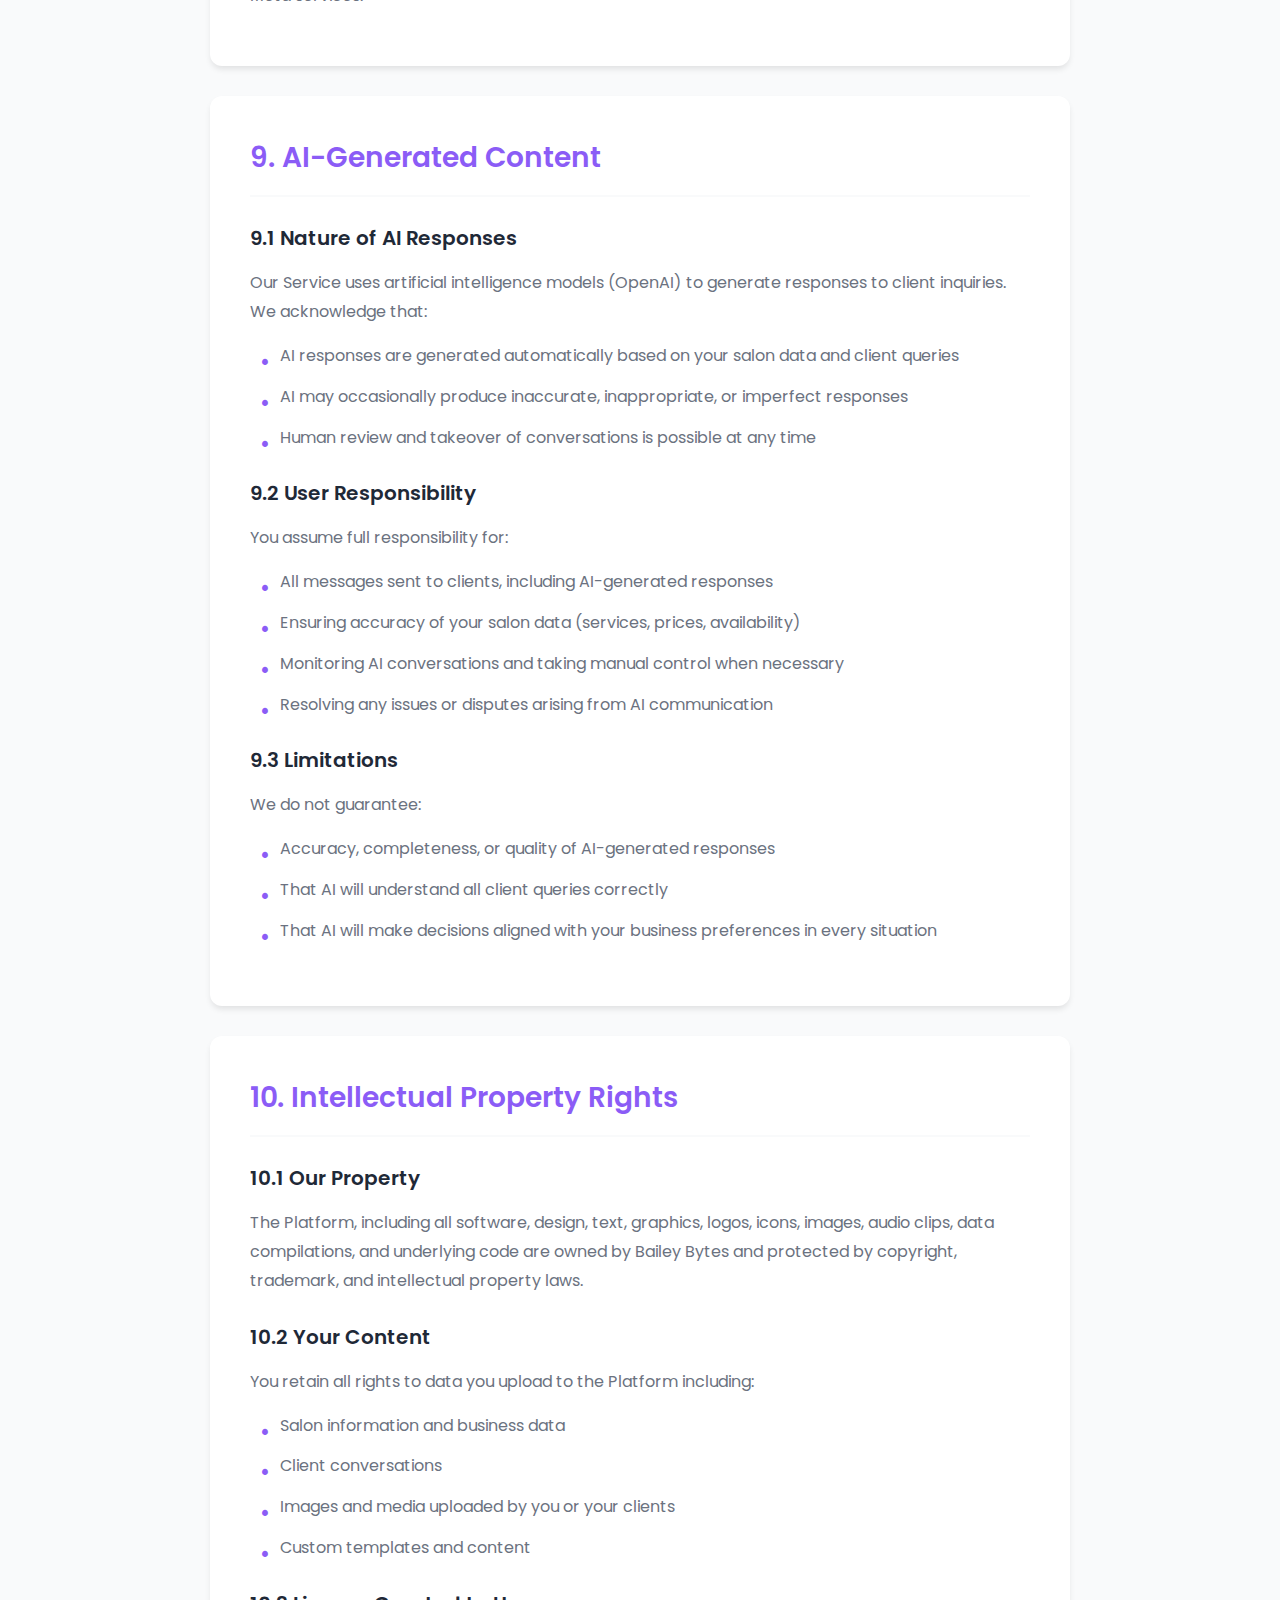
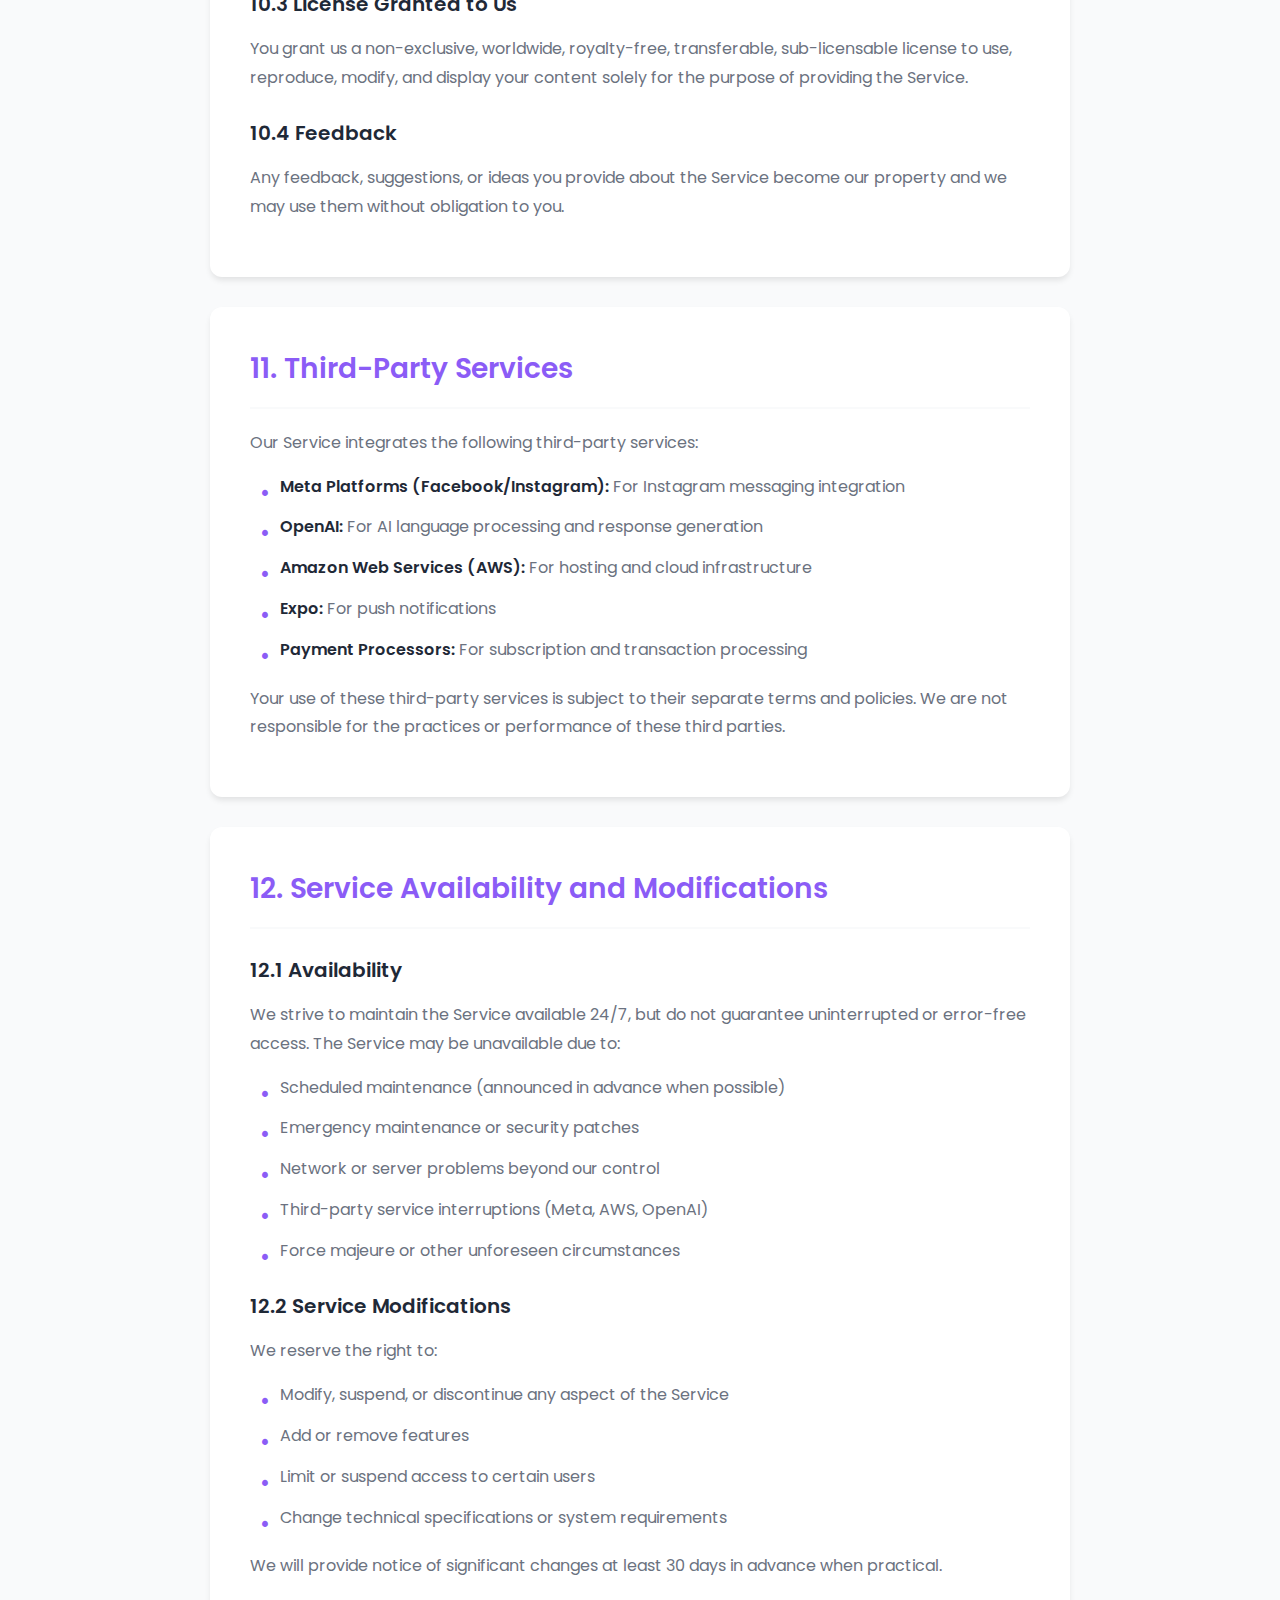
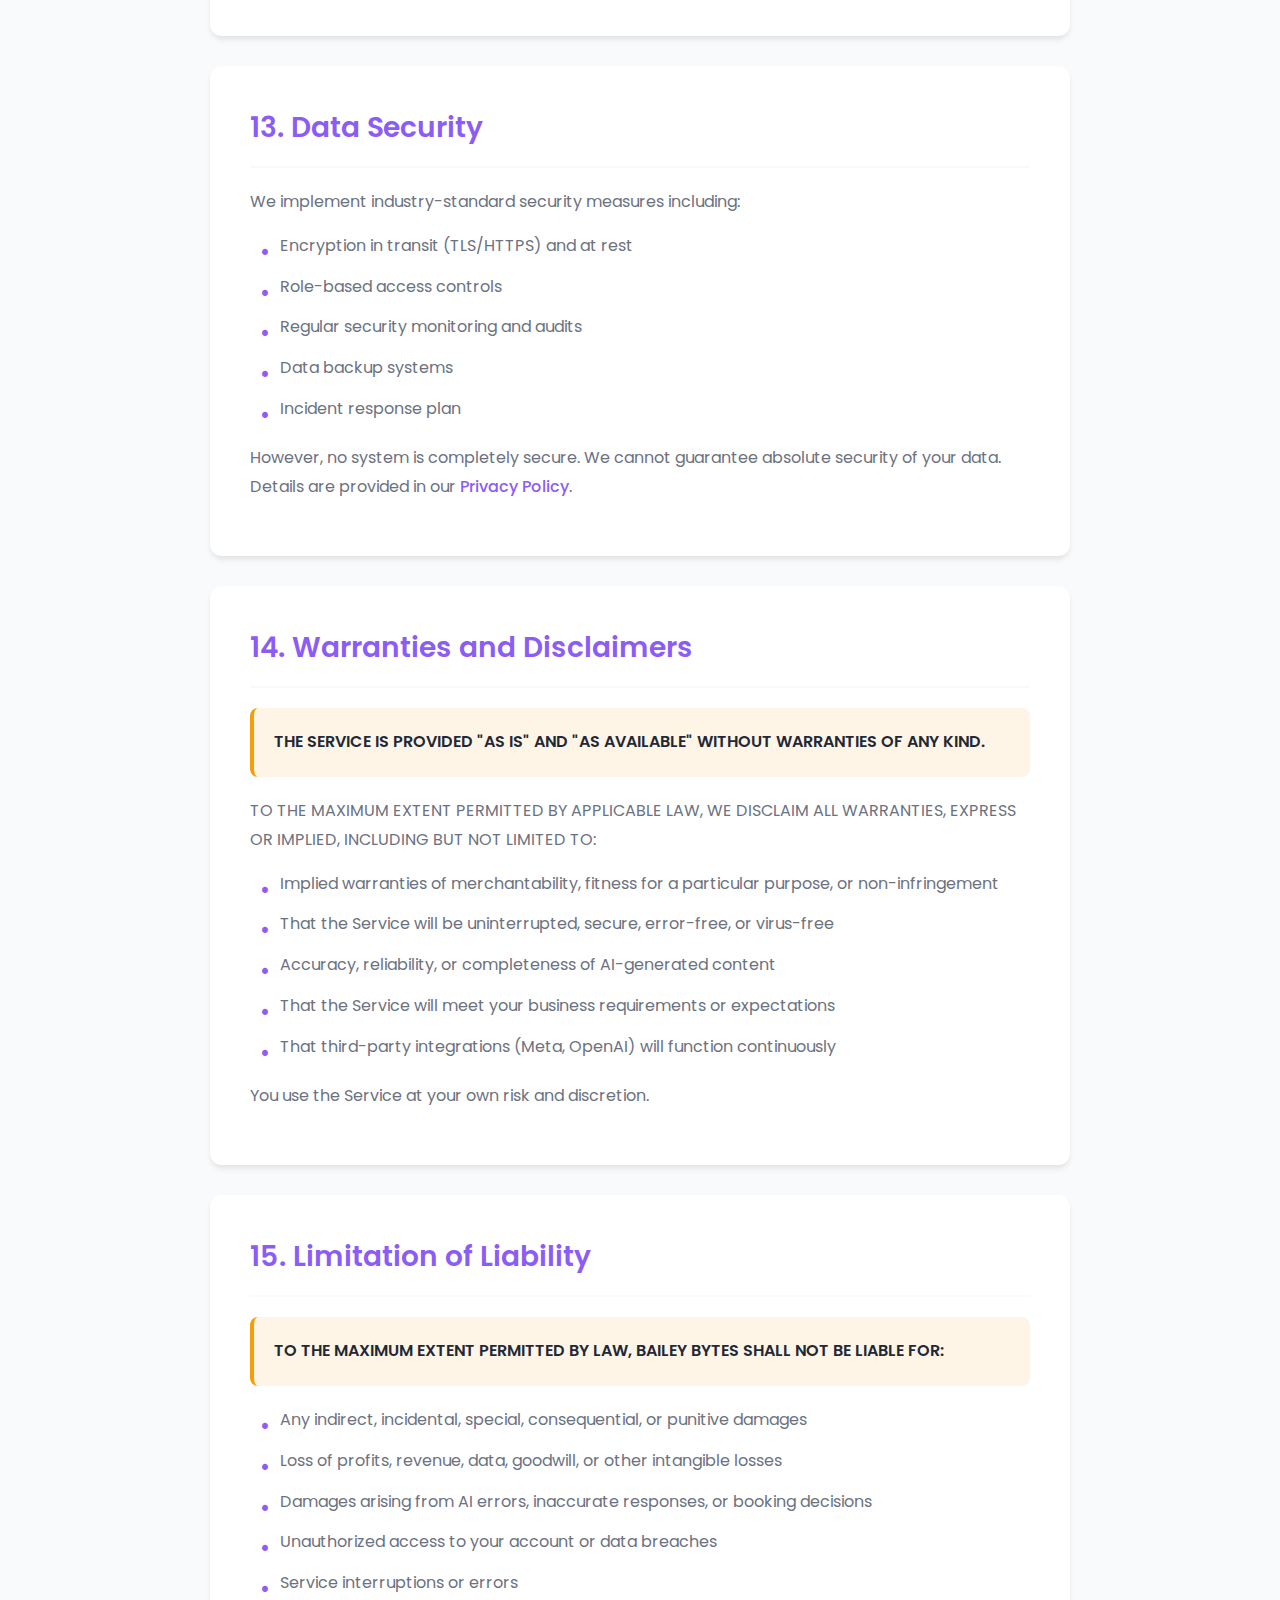
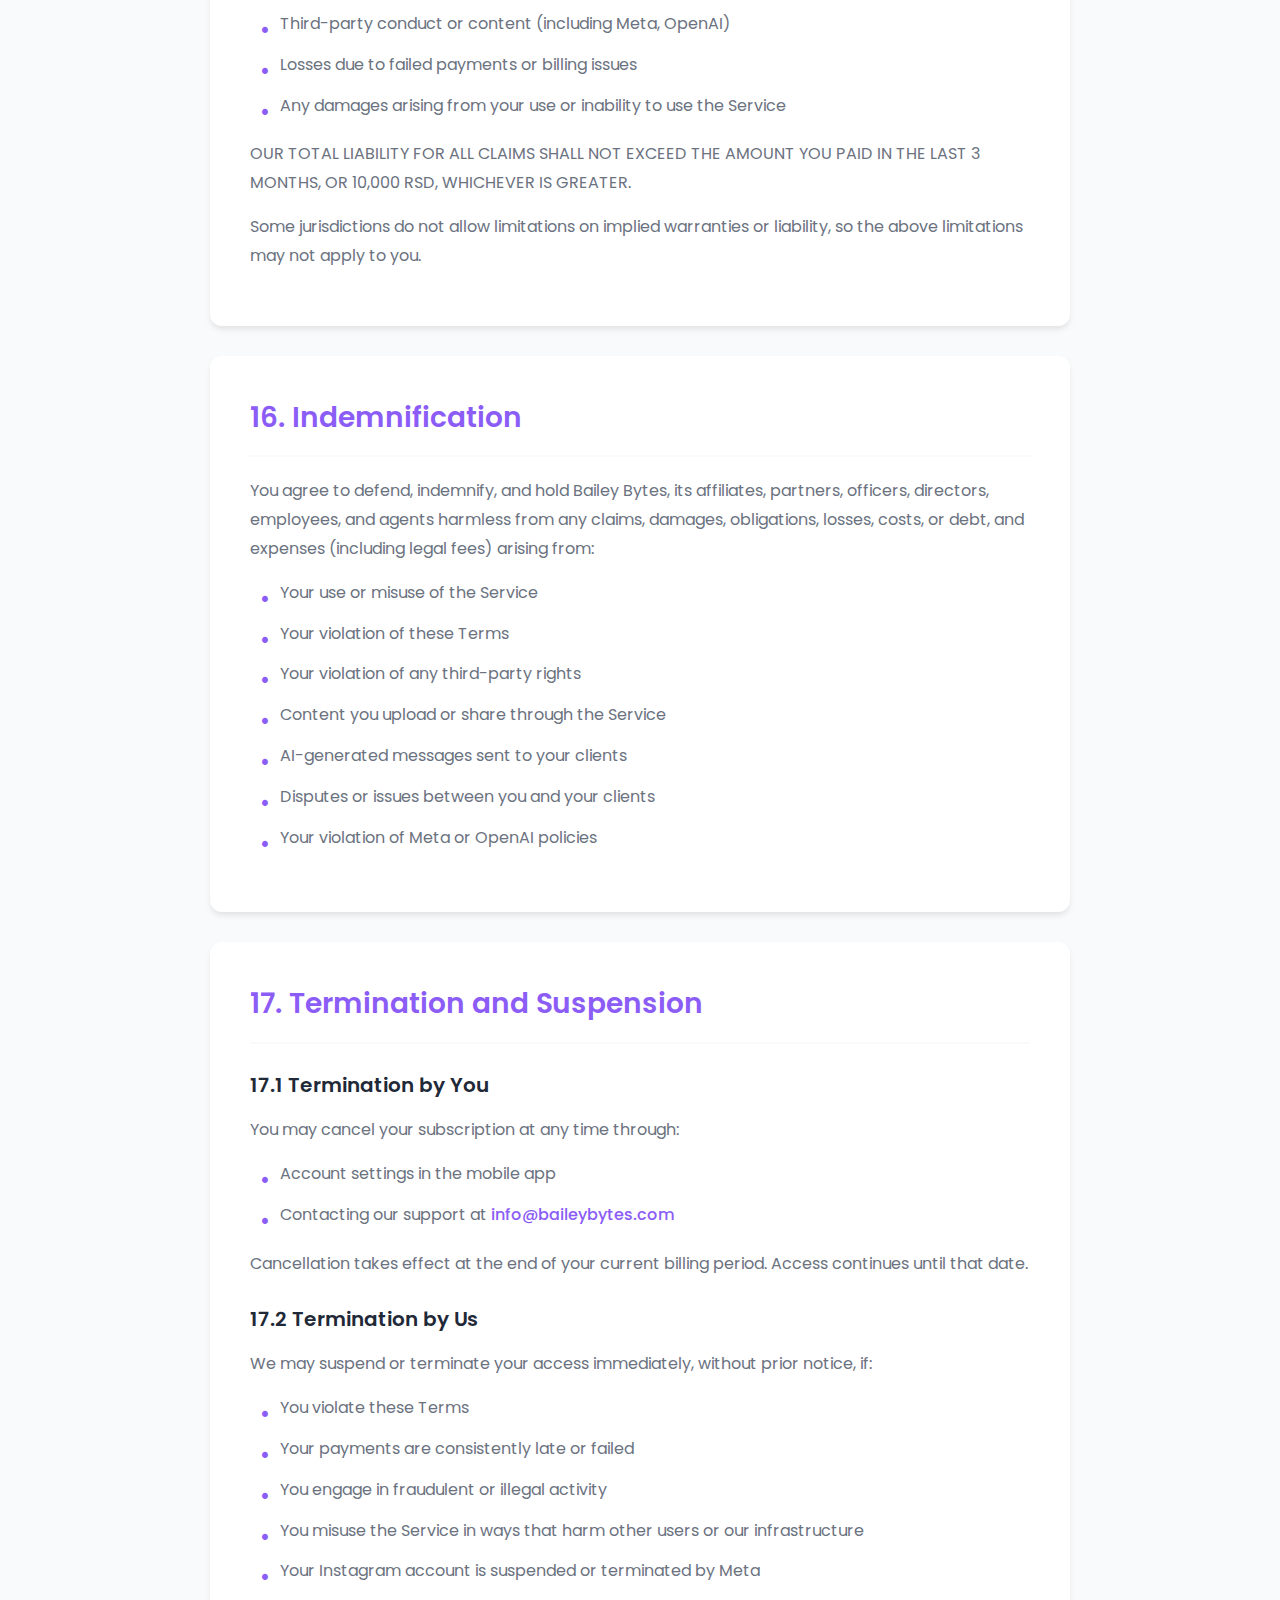
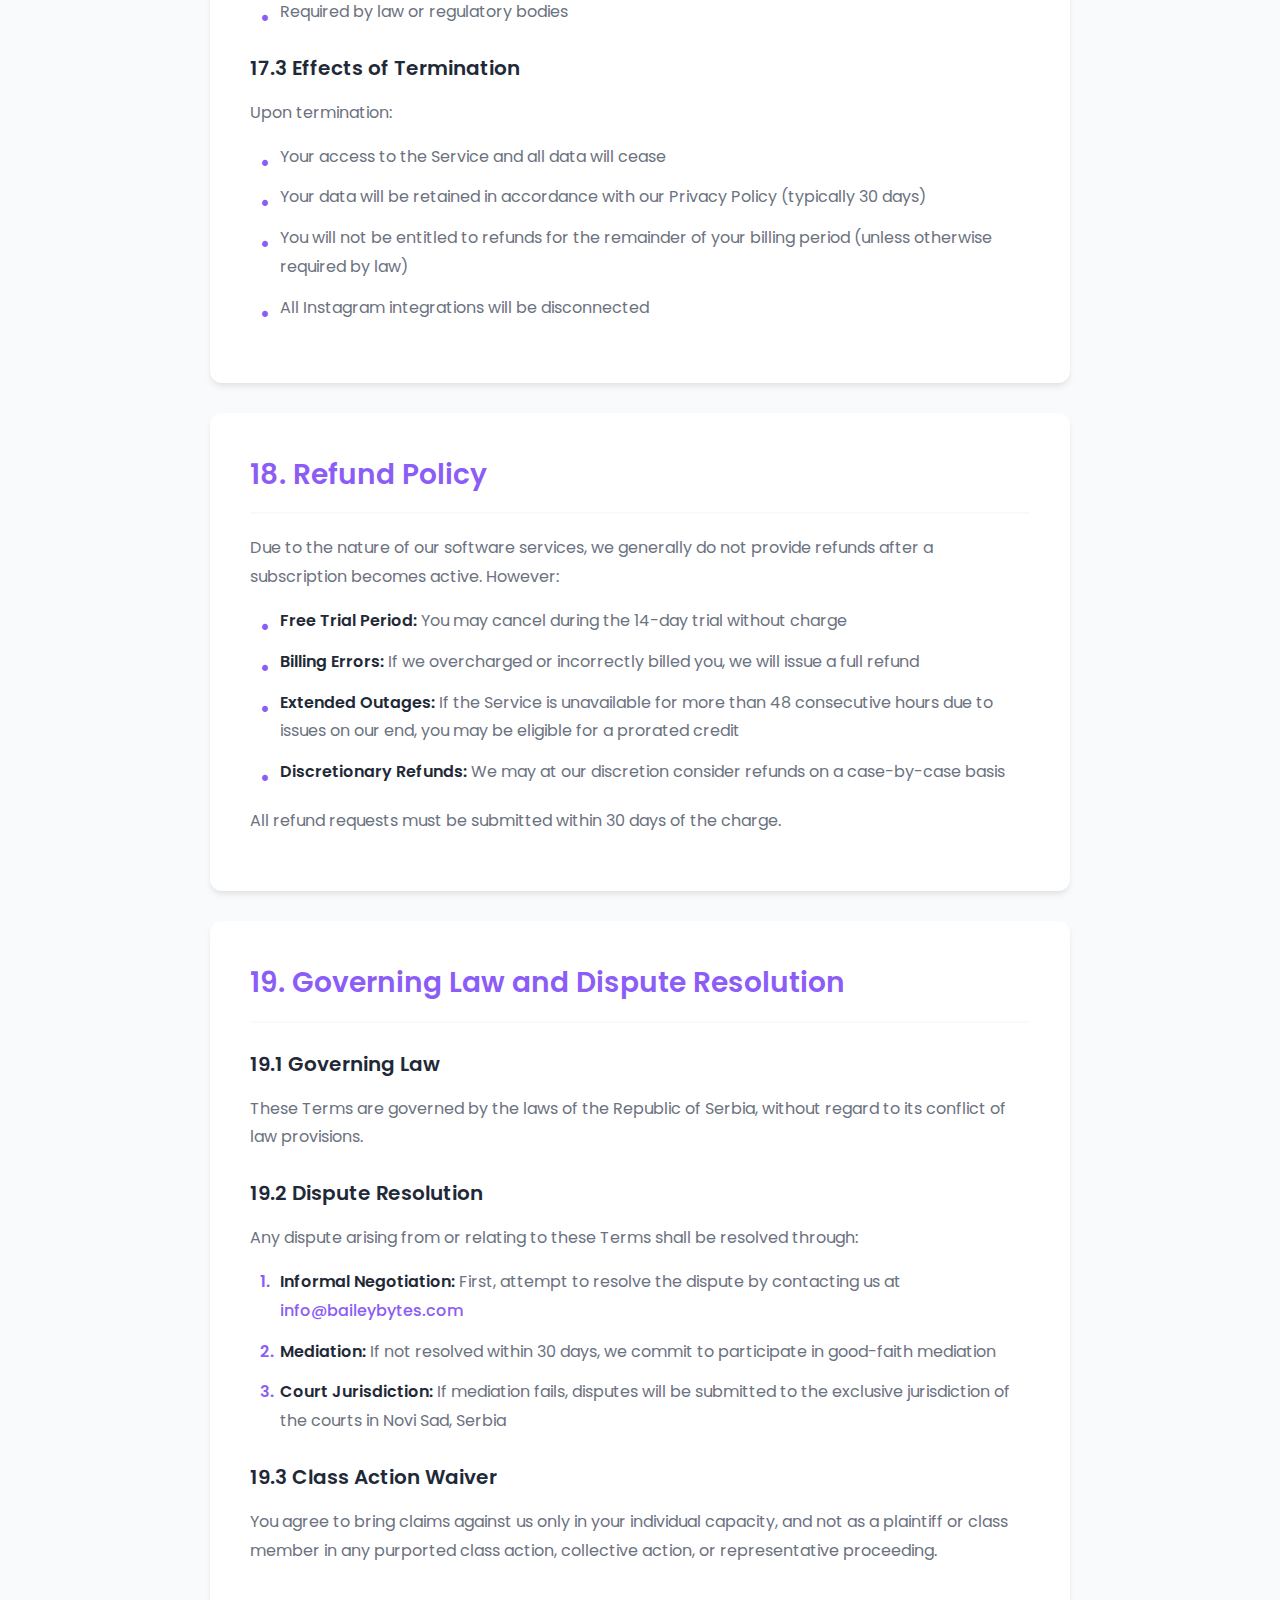
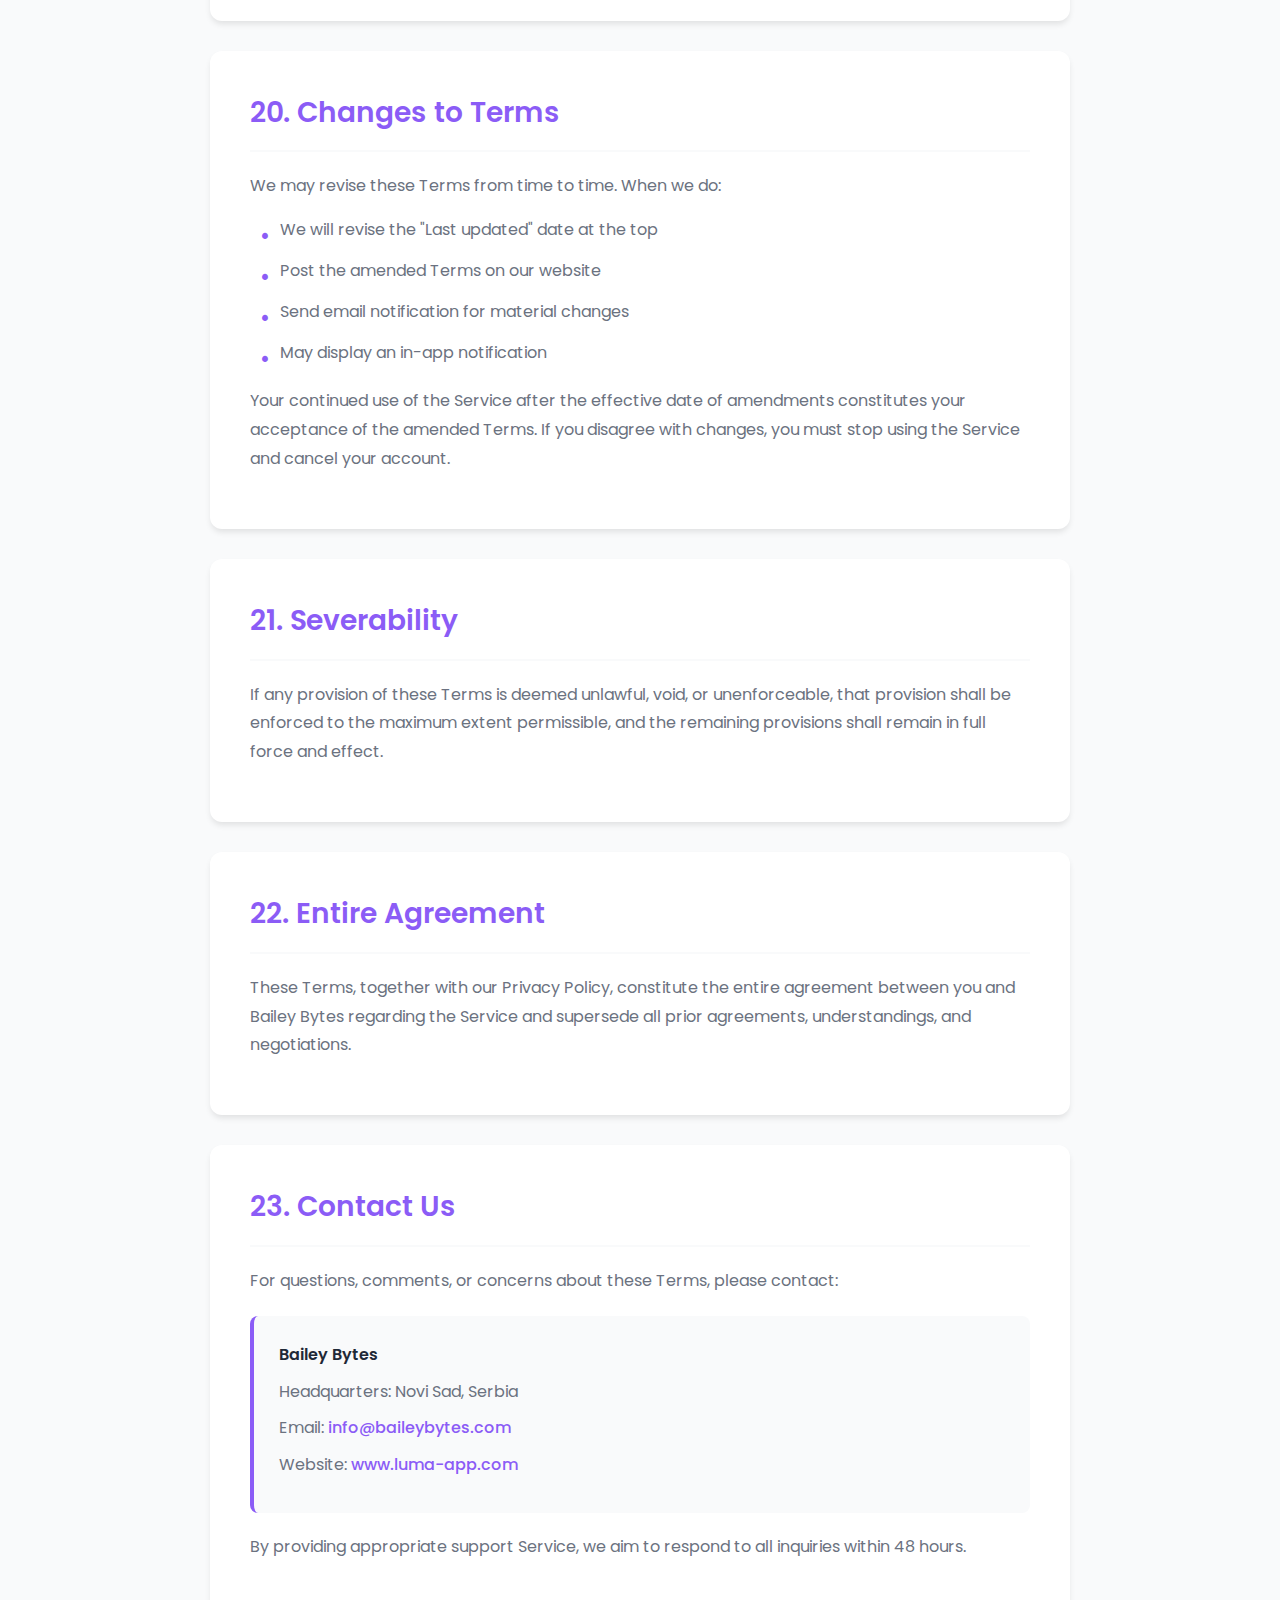
<file: terms-of-service.html>
<!DOCTYPE html>
<html lang="en">
<head>
    <meta charset="UTF-8">
    <meta name="viewport" content="width=device-width, initial-scale=1.0">
    <title>Terms of Service - Luma</title>
    <link rel="icon" type="image/png" href="assets/luma-purple.png">
    <link rel="stylesheet" href="styles.css">
    <link href="https://fonts.googleapis.com/css2?family=Poppins:wght@300;400;500;600;700&display=swap" rel="stylesheet">
    <link rel="stylesheet" href="https://cdnjs.cloudflare.com/ajax/libs/font-awesome/6.0.0/css/all.min.css">
    <style>
        .terms-page {
            padding-top: 70px;
            min-height: 100vh;
            background: var(--background-light);
        }

        .terms-header {
            background: var(--gradient-luxury);
            position: relative;
            overflow: hidden;
            padding: 60px 0 40px;
        }

        .terms-header::before {
            content: '';
            position: absolute;
            top: 0;
            left: 0;
            right: 0;
            bottom: 0;
            background: linear-gradient(135deg, rgba(139, 92, 246, 0.95) 0%, rgba(236, 72, 153, 0.9) 50%, rgba(245, 158, 11, 0.95) 100%);
        }

        .terms-header-content {
            max-width: 900px;
            margin: 0 auto;
            padding: 0 20px;
            text-align: center;
            position: relative;
            z-index: 1;
        }

        .terms-header h1 {
            color: white;
            font-size: 42px;
            font-weight: 700;
            margin-bottom: 15px;
        }

        .terms-header p {
            color: rgba(255, 255, 255, 0.95);
            font-size: 18px;
            margin-bottom: 10px;
        }

        .last-updated {
            color: rgba(255, 255, 255, 0.85);
            font-size: 14px;
            font-weight: 500;
        }

        .terms-content {
            max-width: 900px;
            margin: 0 auto;
            padding: 60px 20px;
        }

        .terms-section {
            background: white;
            border-radius: 12px;
            padding: 40px;
            margin-bottom: 30px;
            box-shadow: var(--shadow-md);
        }

        .terms-section h2 {
            color: var(--primary-color);
            font-size: 28px;
            font-weight: 600;
            margin-bottom: 20px;
            padding-bottom: 15px;
            border-bottom: 2px solid var(--background-light);
        }

        .terms-section h3 {
            color: var(--text-primary);
            font-size: 20px;
            font-weight: 600;
            margin-top: 25px;
            margin-bottom: 15px;
        }

        .terms-section p {
            color: var(--text-secondary);
            line-height: 1.8;
            margin-bottom: 15px;
        }

        .terms-section ul, .terms-section ol {
            list-style: none;
            padding-left: 0;
            margin-bottom: 20px;
        }

        .terms-section ul li, .terms-section ol li {
            color: var(--text-secondary);
            line-height: 1.8;
            margin-bottom: 12px;
            padding-left: 30px;
            position: relative;
        }

        .terms-section ul li::before {
            content: '•';
            color: var(--primary-color);
            font-size: 24px;
            position: absolute;
            left: 10px;
            top: -2px;
        }

        .terms-section ol {
            counter-reset: item;
        }

        .terms-section ol li {
            counter-increment: item;
        }

        .terms-section ol li::before {
            content: counter(item) ".";
            color: var(--primary-color);
            font-weight: 600;
            position: absolute;
            left: 10px;
            top: 0;
        }

        .terms-section a {
            color: var(--primary-color);
            text-decoration: none;
            font-weight: 500;
            transition: color 0.3s ease;
        }

        .terms-section a:hover {
            color: var(--primary-dark);
            text-decoration: underline;
        }

        .terms-section strong {
            color: var(--text-primary);
            font-weight: 600;
        }

        .contact-box {
            background: var(--background-light);
            border-left: 4px solid var(--primary-color);
            padding: 25px;
            border-radius: 8px;
            margin-top: 20px;
        }

        .contact-box p {
            margin-bottom: 8px;
        }

        .important-notice {
            background: rgba(245, 158, 11, 0.1);
            border-left: 4px solid var(--secondary-color);
            padding: 20px;
            border-radius: 8px;
            margin: 20px 0;
        }

        .important-notice p {
            color: var(--text-primary);
            font-weight: 500;
            margin-bottom: 0;
        }

        .back-home {
            display: inline-flex;
            align-items: center;
            gap: 8px;
            color: white;
            text-decoration: none;
            font-weight: 500;
            margin-top: 20px;
            transition: all 0.3s ease;
            opacity: 0.95;
        }

        .back-home:hover {
            opacity: 1;
            gap: 12px;
        }

        @media (max-width: 768px) {
            .terms-header h1 {
                font-size: 32px;
            }

            .terms-header p {
                font-size: 16px;
            }

            .terms-section {
                padding: 25px;
            }

            .terms-section h2 {
                font-size: 24px;
            }

            .terms-section h3 {
                font-size: 18px;
            }
        }
    </style>
</head>
<body>
    <nav class="navbar">
        <div class="nav-container">
            <div class="nav-logo">
                <img src="assets/luma-purple.png" alt="Luma Logo" class="logo-img">
            </div>
            <ul class="nav-menu">
                <li><a href="index.html" data-sr="Početna" data-en="Home">Početna</a></li>
                <li><a href="index.html#features" data-sr="Funkcije" data-en="Features">Funkcije</a></li>
                <li><a href="index.html#pricing" data-sr="Cene" data-en="Pricing">Cene</a></li>
                <li><a href="index.html#contact" data-sr="Kontakt" data-en="Contact">Kontakt</a></li>
            </ul>
            <div class="nav-actions">
                <button class="lang-toggle" id="langToggle">
                    <span class="lang-option" data-lang="sr">SR</span>
                    <span class="lang-divider">|</span>
                    <span class="lang-option active" data-lang="en">EN</span>
                </button>
                <button class="nav-toggle">
                    <span class="bar"></span>
                    <span class="bar"></span>
                    <span class="bar"></span>
                </button>
            </div>
        </div>
    </nav>

    <div class="terms-page">
        <div class="terms-header">
            <div class="terms-header-content">
                <h1 data-sr="Uslovi Korišćenja" data-en="Terms of Service">Uslovi Korišćenja</h1>
                <p data-sr="Molimo pročitajte pažljivo pre korišćenja naših usluga" data-en="Please read carefully before using our services">Molimo pročitajte pažljivo pre korišćenja naših usluga</p>
                <div class="last-updated" data-sr="Poslednje ažuriranje: 31. oktobar 2025." data-en="Last updated: October 31, 2025">Poslednje ažuriranje: 31. oktobar 2025.</div>
                <a href="index.html" class="back-home">
                    <i class="fas fa-arrow-left"></i>
                    <span data-sr="Nazad na početnu" data-en="Back to home">Nazad na početnu</span>
                </a>
            </div>
        </div>

        <div class="terms-content">
            <!-- Serbian Content -->
            <div class="terms-section lang-sr">
                <h2>1. Prihvatanje Uslova</h2>
                <p>
                    Dobrodošli u Luma! Ovi Uslovi korišćenja ("Uslovi") predstavljaju pravno obavezujući ugovor između vas ("Korisnik", "vi", "vaš") i Bailey Bytes ("Kompanija", "mi", "naš"), registrovane kompanije u Srbiji sa sedištem u Novom Sadu.
                </p>
                <p>
                    Pristupanjem, registracijom ili korišćenjem Luma mobilne aplikacije, Instagram Beauty Bot backend-a, ili bilo kog povezanog servisa (zajedno, "Usluga" ili "Platforma"), potvrđujete da:
                </p>
                <ul>
                    <li>Imate najmanje 18 godina starosti ili ste punoletan po zakonima vaše jurisdikcije</li>
                    <li>Imate pravno ovlašćenje da prihvatite ove Uslove u ime vaše organizacije (ako se registrujete u ime salona ili biznisa)</li>
                    <li>Pročitali ste, razumeli i prihvatate da budete vezani ovim Uslovima i našom <a href="privacy-policy.html">Politikom Privatnosti</a></li>
                    <li>Vaše korišćenje Usluge je u skladu sa svim primenljivim lokalnim, državnim, nacionalnim i međunarodnim zakonima i propisima</li>
                </ul>
                <div class="important-notice">
                    <p><strong>VAŽNO:</strong> Ako ne prihvatate ove Uslove u celosti, ne smete pristupiti ili koristiti Uslugu.</p>
                </div>
            </div>

            <div class="terms-section lang-sr">
                <h2>2. Opis Usluge</h2>
                <p>
                    Luma je AI-pokretana softverska platforma kao usluga (SaaS) dizajnirana za vlasnike i zaposlene u salonima lepote. Platforma omogućava:
                </p>
                <ul>
                    <li><strong>Instagram Automatizaciju:</strong> Automatsko upravljanje Instagram direktnim porukama kroz AI asistenta koji može odgovarati na upite, preporučivati usluge i zakazivati termine</li>
                    <li><strong>AI Analitiku:</strong> Analizu slika, glasovnih poruka i tekstualnih razgovora koristeći modele veštačke inteligencije</li>
                    <li><strong>Upravljanje Zakazivanjem:</strong> Digitalni kalendar i sistem za rezervacije integrisane sa Instagram konverzacijama</li>
                    <li><strong>Upravljanje Salonom:</strong> Alatke za upravljanje uslugama, cenama, osobljem, radnim vremenom i posebnim napomenama</li>
                    <li><strong>Push Notifikacije:</strong> Obaveštenja u realnom vremenu o novim porukama, AI akcijama i događajima zakazivanja</li>
                    <li><strong>Analitika i Izveštaji:</strong> Uvidi u performanse, trendove zakazivanja i metrike angažovanja klijenata</li>
                </ul>
                <p>
                    Usluga zahteva integraciju sa Meta Platforms (Facebook/Instagram) i koristi usluge trećih strana uključujući OpenAI za AI mogućnosti i AWS za hosting infrastrukturu.
                </p>
            </div>

            <div class="terms-section lang-sr">
                <h2>3. Registracija Naloga i Prihvatljivost</h2>
                <h3>3.1 Kreiranje Naloga</h3>
                <p>
                    Da biste koristili Uslugu, morate kreirati nalog pružajući tačne, potpune i ažurne informacije uključujući:
                </p>
                <ul>
                    <li>Email adresu</li>
                    <li>Sigurnu lozinku</li>
                    <li>Poslovne informacije (ime salona, adresa, kontakt detalji)</li>
                    <li>Instagram Business ili Facebook Page akreditive za povezivanje</li>
                </ul>

                <h3>3.2 Bezbednost Naloga</h3>
                <p>Vi ste odgovorni za:</p>
                <ul>
                    <li>Održavanje poverljivosti vaših akreditiva za prijavu</li>
                    <li>Sve aktivnosti koje se dešavaju pod vašim nalogom</li>
                    <li>Trenutno obaveštavanje nas o bilo kom neovlašćenom korišćenju vašeg naloga</li>
                    <li>Ograničavanje pristupa vašem nalogu i uređaju</li>
                </ul>

                <h3>3.3 Tipovi Naloga</h3>
                <ul>
                    <li><strong>Vlasnik Naloga:</strong> Puna administrativna prava, upravljanje pretplatom, pristup svim funkcijama</li>
                    <li><strong>Zaposleni Nalog:</strong> Ograničen pristup kako odredi vlasnik, fokusiran na operativne funkcije</li>
                </ul>

                <h3>3.4 Ograničenja</h3>
                <p>
                    Jedan nalog može biti povezan sa jednim Instagram Business nalogom ili Facebook Page-om po salonu. Svaki salon lokacija zahteva odvojenu pretplatu u skladu sa vašim izabranim planom.
                </p>
            </div>

            <div class="terms-section lang-sr">
                <h2>4. Planovi Pretplate i Plaćanje</h2>
                <h3>4.1 Planovi Usluge</h3>
                <p>Nudimo sledeće planove pretplate:</p>
                <ul>
                    <li><strong>Početni Plan:</strong> 2,999 RSD/mesečno ili 29,988 RSD/godišnje (ušteda 6,000 RSD) - 1 salon, do 10 usluga, 1 radnik</li>
                    <li><strong>Profesionalni Plan:</strong> 4,999 RSD/mesečno ili 53,988 RSD/godišnje (ušteda 6,000 RSD) - do 3 salona, neograničene usluge, do 5 radnika, AI analiza slika</li>
                    <li><strong>Premium Plan:</strong> 6,999 RSD/mesečno ili 77,988 RSD/godišnje (ušteda 6,000 RSD) - neograničeni saloni, neograničeni radnici, napredna analitika, prioritetna podrška</li>
                </ul>

                <h3>4.2 Naplata i Plaćanje</h3>
                <ul>
                    <li>Naplate se obrađuju unapred na mesečnoj ili godišnjoj osnovi u zavisnosti od vašeg izabranog ciklusa naplate</li>
                    <li>Sve cene su u srpskim dinarima (RSD) i ne uključuju primenljive poreze</li>
                    <li>Prihvatamo platne kartice (Visa, MasterCard) i druge platne metode kako je dostupno</li>
                    <li>Automatsko obnavljanje je omogućeno po standardu; možete otkazati u bilo kom trenutku pre sledećeg datuma naplate</li>
                    <li>Neuspešna plaćanja mogu rezultirati suspenzijom ili ukidanjem usluge</li>
                </ul>

                <h3>4.3 Promene Cena</h3>
                <p>
                    Zadržavamo pravo da modifikujemo cene pretplate sa najmanje 30 dana prethodnog obaveštenja. Promene cena neće uticati na vašu trenutnu pretplatu do sledećeg perioda obnavljanja.
                </p>
            </div>

            <div class="terms-section lang-sr">
                <h2>5. Besplatni Probni Period</h2>
                <p>
                    Nudimo 14-dnevni besplatni probni period za nove korisnike. Tokom probnog perioda:
                </p>
                <ul>
                    <li>Imate pristup svim funkcijama vašeg izabranog plana</li>
                    <li>Nije potrebna platna kartica za početak probnog perioda</li>
                    <li>Možete otkazati u bilo kom trenutku bez naplate</li>
                    <li>Ako se ne otkaže, probni period se automatski konvertuje u plaćenu pretplatu</li>
                    <li>Svaki korisnik/organizacija je prihvatljiva za jedan besplatni probni period</li>
                </ul>
            </div>

            <div class="terms-section lang-sr">
                <h2>6. Odgovornosti i Ponašanje Korisnika</h2>
                <p>Slažete se da ćete:</p>
                <ul>
                    <li>Koristiti Uslugu samo za zakonite poslovne svrhe</li>
                    <li>Pružiti tačne, trenutne i potpune informacije o vašem salonu i uslugama</li>
                    <li>Održavati sigurnost vašeg Instagram/Facebook naloga i akreditiva</li>
                    <li>Poštovati Meta uslove korišćenja i smernice zajednice</li>
                    <li>Osigurati da su vaši zaposleni obučeni za odgovarajuće korišćenje Platforme</li>
                    <li>Pregledati i nadgledati AI-generisan sadržaj pre nego što dostigne klijente (gde je primenljivo)</li>
                    <li>Odgovoriti na upite korisnika i pritužbe na profesionalan način</li>
                    <li>Poštovati prava intelektualne svojine drugih</li>
                    <li>Ažurirati podatke o svom salonu kada dođe do promena (usluge, cene, osoblje, radno vreme)</li>
                </ul>
            </div>

            <div class="terms-section lang-sr">
                <h2>7. Zabranjena Korišćenja</h2>
                <p>Strogo je zabranjeno:</p>
                <ul>
                    <li>Koristiti Uslugu za bilo koju nezakonitu ili neovlašćenu svrhu</li>
                    <li>Pokušati dobiti neovlašćen pristup sistemima ili mrežama povezanim sa Uslugom</li>
                    <li>Ometati ili remetiti integritet ili performanse Usluge</li>
                    <li>Pokušati dekompajlirati, dekodirati ili rastaviti bilo koji deo Usluge</li>
                    <li>Koristiti botove, skrepere ili automatizovane sisteme za pristup Usluzi (osim kako je predviđeno funkcionalnosti)</li>
                    <li>Učitavati viruse, malware ili bilo koji zlonameran kod</li>
                    <li>Koristiti Uslugu za slanje neželjenih poruka ili spam-a klijentima</li>
                    <li>Predstavljati se ili manipulisati identitetom salona ili zaposlenih</li>
                    <li>Deliti vaš nalog sa neovlašćenim trećim stranama</li>
                    <li>Prikupljati podatke korisnika bez dozvole</li>
                    <li>Koristiti Uslugu na načine koji krše Meta pravila ili OpenAI politike prihvatljive upotrebe</li>
                    <li>Iznajmljivati, lizingovati, prodavati ili preprodavati pristup Usluzi</li>
                </ul>
            </div>

            <div class="terms-section lang-sr">
                <h2>8. Integracija Instagram i Meta</h2>
                <h3>8.1 Potrebni Preduslovi</h3>
                <p>
                    Korišćenje Usluge zahteva važeći Instagram Business nalog povezan sa Facebook Page-om. Vi ste odgovorni za:
                </p>
                <ul>
                    <li>Održavanje odgovarajućih dozvola i ovlašćenja za vaš Instagram nalog</li>
                    <li>Poštovanje Meta uslova, politika i smernica zajednice</li>
                    <li>Osiguravanje da vaš nalog ispunjava Meta standarde Instagram Business naloga</li>
                </ul>

                <h3>8.2 OAuth Autorizacija</h3>
                <p>
                    Povezivanjem vašeg Instagram naloga, dajete nam dozvolu da:
                </p>
                <ul>
                    <li>Čitamo i upravljamo Instagram direktnim porukama</li>
                    <li>Šaljemo poruke u vaše ime</li>
                    <li>Pristupimo osnovnim informacijama o profilu</li>
                    <li>Pristupimo uvidu u angažman</li>
                </ul>

                <h3>8.3 Odricanje Odgovornosti za Meta</h3>
                <p>
                    Nismo povezani, odobreni ili podržani od strane Meta Platforms. Promene u Meta API-ju, politikama ili pravilima mogu uticati na funkcionalnost usluge. Ne garantujemo neprekidan pristup Meta servisima.
                </p>
            </div>

            <div class="terms-section lang-sr">
                <h2>9. AI-Generisani Sadržaj</h2>
                <h3>9.1 Priroda AI Odgovora</h3>
                <p>
                    Naša Usluga koristi modele veštačke inteligencije (OpenAI) da generiše odgovore na upite klijenata. Priznajemo da:
                </p>
                <ul>
                    <li>AI odgovori se generišu automatski na osnovu podataka vašeg salona i upita klijenata</li>
                    <li>AI može povremeno proizvesti netačne, neprikladne ili nesavršene odgovore</li>
                    <li>Ljudi pregledaju i mogu preuzeti kontrolu razgovora u bilo kom trenutku</li>
                </ul>

                <h3>9.2 Odgovornost Korisnika</h3>
                <p>
                    Vi preuzimate punu odgovornost za:
                </p>
                <ul>
                    <li>Sve poruke poslate klijentima, uključujući AI-generisane odgovore</li>
                    <li>Osiguravanje tačnosti podataka vašeg salona (usluge, cene, dostupnost)</li>
                    <li>Nadzor AI razgovora i preuzimanje manuelne kontrole kada je potrebno</li>
                    <li>Rešavanje bilo kakvih problema ili nesuglasica koje proizađu iz AI komunikacije</li>
                </ul>

                <h3>9.3 Ograničenja</h3>
                <p>
                    Ne garantujemo:
                </p>
                <ul>
                    <li>Tačnost, potpunost ili kvalitet AI-generisanih odgovora</li>
                    <li>Da će AI razumeti sve upite klijenata pravilno</li>
                    <li>Da će AI doneti odluke poravnate sa vašim poslovnim preferencama u svakoj situaciji</li>
                </ul>
            </div>

            <div class="terms-section lang-sr">
                <h2>10. Prava Intelektualne Svojine</h2>
                <h3>10.1 Naša Svojina</h3>
                <p>
                    Platforma, uključujući sav softver, dizajn, tekstove, grafike, logotipe, ikone, slike, audio klipove, kompilacije podataka, i osnovni kod su u vlasništvu Bailey Bytes i zaštićeni su zakonima o autorskim pravima, žigovima i intelektualnoj svojini.
                </p>

                <h3>10.2 Vaš Sadržaj</h3>
                <p>
                    Vi zadržavate sva prava na podatke koje postavljate na Platformu uključujući:
                </p>
                <ul>
                    <li>Informacije o salonu i poslovni podaci</li>
                    <li>Konverzacije sa klijentima</li>
                    <li>Slike i multimedija učitane od vas ili vaših klijenata</li>
                    <li>Prilagođeni šabloni i sadržaj</li>
                </ul>

                <h3>10.3 Licenca Koja Nam Je Data</h3>
                <p>
                    Dajete nam neisključivu, globalnu, besplatnu, prenosivu, podlicencibilnu licencu da koristimo, reprodukujemo, modifikujemo i prikazujemo vaš sadržaj isključivo za svrhu pružanja Usluge.
                </p>

                <h3>10.4 Povratne Informacije</h3>
                <p>
                    Sve povratne informacije, sugestije ili ideje koje pružite o Usluzi postaju naše vlasništvo i možemo ih koristiti bez obaveza prema vama.
                </p>
            </div>

            <div class="terms-section lang-sr">
                <h2>11. Usluge Trećih Strana</h2>
                <p>
                    Naša Usluga integriše sledeće servise trećih strana:
                </p>
                <ul>
                    <li><strong>Meta Platforms (Facebook/Instagram):</strong> Za Instagram messaging integraciju</li>
                    <li><strong>OpenAI:</strong> Za AI obradu jezika i generisanje odgovora</li>
                    <li><strong>Amazon Web Services (AWS):</strong> Za hosting i cloud infrastrukturu</li>
                    <li><strong>Expo:</strong> Za push notifikacije</li>
                    <li><strong>Procesori Plaćanja:</strong> Za obradu pretplata i transakcija</li>
                </ul>
                <p>
                    Vaše korišćenje ovih usluga trećih strana podleže njihovim odvojenim uslovima i politikama. Nismo odgovorni za prakse ili performanse ovih trećih strana.
                </p>
            </div>

            <div class="terms-section lang-sr">
                <h2>12. Dostupnost Usluge i Modifikacije</h2>
                <h3>12.1 Dostupnost</h3>
                <p>
                    Trudimo se da održimo Uslugu dostupnom 24/7, ali ne garantujemo neprekinut ili bezgreška pristup. Usluga može biti nedostupna zbog:
                </p>
                <ul>
                    <li>Planiranog održavanja (najavljeno unapred kada je to moguće)</li>
                    <li>Hitnih održavanja ili bezbednosnih zakrpa</li>
                    <li>Problema sa mrežom ili servera van naše kontrole</li>
                    <li>Prekida servisa trećih strana (Meta, AWS, OpenAI)</li>
                    <li>Viših sila ili drugih nepredvidivih okolnosti</li>
                </ul>

                <h3>12.2 Modifikacije Usluge</h3>
                <p>
                    Zadržavamo pravo da:
                </p>
                <ul>
                    <li>Modifikujemo, suspendujemo ili prekidamo bilo koji aspekt Usluge</li>
                    <li>Dodamo ili uklonimo funkcije</li>
                    <li>Ograničimo ili obustavimo pristup određenim korisnicima</li>
                    <li>Promenimo tehničke specifikacije ili sistemske zahteve</li>
                </ul>
                <p>
                    Obaveštavamo o značajnim promenama najmanje 30 dana unapred kada je praktično.
                </p>
            </div>

            <div class="terms-section lang-sr">
                <h2>13. Bezbednost Podataka</h2>
                <p>
                    Primenjujemo industrijsko-standardne bezbednosne mere uključujući:
                </p>
                <ul>
                    <li>Enkripciju u tranzitu (TLS/HTTPS) i u mirovanju</li>
                    <li>Kontrole pristupa zasnovane na ulogama</li>
                    <li>Redovno praćenje bezbednosti i revizije</li>
                    <li>Backup sistem podataka</li>
                    <li>Plan odgovora na incidente</li>
                </ul>
                <p>
                    Međutim, nijedan sistem nije potpuno bezbedan. Ne možemo garantovati apsolutnu bezbednost vaših podataka. Detalji su pruženi u našoj <a href="privacy-policy.html">Politici Privatnosti</a>.
                </p>
            </div>

            <div class="terms-section lang-sr">
                <h2>14. Garancije i Odricanja Odgovornosti</h2>
                <div class="important-notice">
                    <p><strong>USLUGA JE PRUŽENA "TAKVA KAKVA JESTE" I "KAKO JE DOSTUPNA" BEZ GARANCIJA BILO KOJE VRSTE.</strong></p>
                </div>
                <p>
                    U maksimalnom obimu dozvoljenom primenjivim zakonima, ISKLJUČUJEMO SVE GARANCIJE, IZRIČITE ILI IMPLICITIRANE, UKLJUČUJUĆI ALI NE OGRANIČAVAJUĆI SE NA:
                </p>
                <ul>
                    <li>Implicitirane garancije trgovačke podobnosti, prikladnosti za određenu svrhu, ili nepovredi</li>
                    <li>Da će Usluga biti neprekinuta, bezbedna, bezgreška ili bez virusa</li>
                    <li>Tačnost, pouzdanost ili potpunost AI-generisanog sadržaja</li>
                    <li>Da će Usluga ispuniti vaše poslovne zahteve ili očekivanja</li>
                    <li>Da će integracije trećih strana (Meta, OpenAI) funkcionisati stalno</li>
                </ul>
                <p>
                    Koristite Uslugu na sopstveni rizik i diskreciju.
                </p>
            </div>

            <div class="terms-section lang-sr">
                <h2>15. Ograničenje Odgovornosti</h2>
                <div class="important-notice">
                    <p><strong>U MAKSIMALNOM OBIMU DOZVOLJENOM ZAKONOM, BAILEY BYTES NEĆE BITI ODGOVORAN ZA:</strong></p>
                </div>
                <ul>
                    <li>Bilo kakve indirektne, slučajne, posebne, posledične ili kazne štete</li>
                    <li>Gubitak profita, prihoda, podataka, goodwill-a ili drugih nematerijalnih gubitaka</li>
                    <li>Štetu koja proizilazi iz AI grešaka, netačnih odgovora ili odluka o zakazivanju</li>
                    <li>Neovlašćen pristup vašem nalogu ili narušavanje podataka</li>
                    <li>Prekide servisa ili greške</li>
                    <li>Ponašanje ili sadržaj trećih strana (uključujući Meta, OpenAI)</li>
                    <li>Gubitke zbog neuspešnih plaćanja ili problema sa naplatom</li>
                    <li>Bilo koju štetu koja proizilazi iz vašeg korišćenja ili nemogućnosti korišćenja Usluge</li>
                </ul>
                <p>
                    NAŠA UKUPNA ODGOVORNOST ZA SVE ZAHTEVE NEĆE PREKORAČITI IZNOS KOJI STE PLATILI U POSLEDNJA 3 MESECA, ILI 10,000 RSD, KOJA GOD JE VEĆA.
                </p>
                <p>
                    Neke jurisdikcije ne dozvoljavaju ograničenja implicitirane garancije ili odgovornosti, tako da gornji ograničenja možda neće biti primenljiva na vas.
                </p>
            </div>

            <div class="terms-section lang-sr">
                <h2>16. Obeštećenje</h2>
                <p>
                    Slažete se da odštitite, obeštitite i držite Bailey Bytes, njene podružnice, partnere, rukovodstvo, direktore, zaposlene i agente neškodljivim od bilo kakvih zahteva, šteta, obaveza, gubitaka, troškova ili dugova, i troškova (uključujući pravne honorare) koji proizilaze iz:
                </p>
                <ul>
                    <li>Vašeg korišćenja ili zloupotrebe Usluge</li>
                    <li>Vašeg kršenja ovih Uslova</li>
                    <li>Vašeg kršenja bilo kakvih prava trećih strana</li>
                    <li>Sadržaja koji postavljate ili delite kroz Uslugu</li>
                    <li>AI-generisanih poruka poslanih vašim klijentima</li>
                    <li>Spora ili problema između vas i vaših klijenata</li>
                    <li>Vašeg kršenja Meta ili OpenAI politika</li>
                </ul>
            </div>

            <div class="terms-section lang-sr">
                <h2>17. Ukidanje i Suspenzija</h2>
                <h3>17.1 Ukidanje od Strane Vas</h3>
                <p>
                    Možete otkazati vašu pretplatu u bilo kom trenutku kroz:
                </p>
                <ul>
                    <li>Podešavanja naloga u mobilnoj aplikaciji</li>
                    <li>Kontaktiranje naše podrške na <a href="mailto:info@baileybytes.com">info@baileybytes.com</a></li>
                </ul>
                <p>
                    Otkazivanje stupa na snagu na kraju vašeg trenutnog fakturisanog perioda. Pristup se nastavlja do tog datuma.
                </p>

                <h3>17.2 Ukidanje od Strane Nas</h3>
                <p>
                    Možemo suspendovati ili ukinuti vaš pristup odmah, bez prethodnog obaveštenja, ako:
                </p>
                <ul>
                    <li>Kršite ove Uslove</li>
                    <li>Vaša plaćanja stalno kasne ili neuspešna</li>
                    <li>Angažujete se u fraudulentnoj ili nezakonitoj aktivnosti</li>
                    <li>Zloupotrebljavate Uslugu na načine koji štete drugim korisnicima ili našoj infrastrukturi</li>
                    <li>Vaš Instagram nalog bude suspendovan ili ukinut od strane Meta</li>
                    <li>Po nalogu zakona ili regulatornih tela</li>
                </ul>

                <h3>17.3 Efekti Ukidanja</h3>
                <p>
                    Nakon ukidanja:
                </p>
                <ul>
                    <li>Vaš pristup Usluzi i svim podacima će prestati</li>
                    <li>Vaši podaci će biti zadržani u skladu sa našom Politikom Privatnosti (obično 30 dana)</li>
                    <li>Nećete imati pravo na povraćaj sredstava za preostali deo vašeg fakturisanog perioda (osim ako nije drugačije zakonom zahtevano)</li>
                    <li>Sve Instagram integracije biće odvojene</li>
                </ul>
            </div>

            <div class="terms-section lang-sr">
                <h2>18. Politika Povraćaja Sredstava</h2>
                <p>
                    Zbog prirode naših softverskih usluga, generalno ne nudimo povraćaj sredstava nakon što pretplata postane aktivna. Međutim:
                </p>
                <ul>
                    <li><strong>Besplatni Probni Period:</strong> Možete otkazati tokom 14-dnevnog probnog perioda bez naplate</li>
                    <li><strong>Greške u Naplati:</strong> Ako smo prekomerno naplatili ili pogrešno naplatili, izdaćemo punu povraćaj sredstava</li>
                    <li><strong>Produženi Prekidi:</strong> Ako Usluga bude nedostupna više od 48 uzastopnih sati zbog problema na našoj strani, možete biti prihvatljivi za proporcionalni kredit</li>
                    <li><strong>Diskrecioni Povraćaj:</strong> Možemo po našoj diskreciji razmotriti povraćaj sredstava slučaj po slučaj</li>
                </ul>
                <p>
                    Svi zahtevi za povraćaj sredstava moraju biti podneseni u roku od 30 dana od naplate.
                </p>
            </div>

            <div class="terms-section lang-sr">
                <h2>19. Primenljivi Zakon i Rešavanje Sporova</h2>
                <h3>19.1 Primenljivi Zakon</h3>
                <p>
                    Ovi Uslovi se regulišu zakonima Republike Srbije, bez obzira na njihove odredbe o sukobima zakona.
                </p>

                <h3>19.2 Rešavanje Sporova</h3>
                <p>
                    Bilo kakav spor koji proizilazi iz ili se odnosi na ove Uslove biće rešen kroz:
                </p>
                <ol>
                    <li><strong>Neformalni Pregovori:</strong> Prvo, pokušajte razrešiti spor kontaktiranjem nas na <a href="mailto:info@baileybytes.com">info@baileybytes.com</a></li>
                    <li><strong>Medijacija:</strong> Ako se ne reši u roku od 30 dana, obavezujemo se da učestvujemo u medijaciji u dobroj veri</li>
                    <li><strong>Nadležnost Suda:</strong> Ako medijacija ne uspe, sporovi će biti podneseni ekskluzivnoj nadležnosti sudova u Novom Sadu, Srbija</li>
                </ol>

                <h3>19.3 Odricanje Grupne Tužbe</h3>
                <p>
                    Vi se slažete da iznesete zahteve protiv nas samo u vašem individualnom kapacitetu, a ne kao tužilac ili član grupe u bilo kakvoj navodnoj grupnoj tužbi, kolektivnoj akciji ili reprezentativnom postupku.
                </p>
            </div>

            <div class="terms-section lang-sr">
                <h2>20. Promene Uslova</h2>
                <p>
                    Možemo revidirati ove Uslove s vremena na vreme. Kada to uradimo:
                </p>
                <ul>
                    <li>Revidiraćemo datum "Poslednje ažuriranje" na vrhu</li>
                    <li>Objavićemo izmenjene Uslove na našoj web stranici</li>
                    <li>Poslati email obaveštenje za značajne promene</li>
                    <li>Možemo prikazati notifikaciju u aplikaciji</li>
                </ul>
                <p>
                    Vaše nastavno korišćenje Usluge nakon stupanja na snagu izmena predstavlja vaše prihvatanje izmenjenih Uslova. Ako se ne slažete sa promenama, morate prekinuti korišćenje Usluge i otkazati vaš nalog.
                </p>
            </div>

            <div class="terms-section lang-sr">
                <h2>21. Razdvajanje</h2>
                <p>
                    Ako bilo koja odredba ovih Uslova bude smatrana nezakonitom, nevažećom ili neizvršivom, ta odredba će biti prinudno sprovedena u maksimalnoj meri dozvoljenoj, a preostale odredbe će ostati na punoj snazi.
                </p>
            </div>

            <div class="terms-section lang-sr">
                <h2>22. Cela Sporazum</h2>
                <p>
                    Ovi Uslovi, zajedno sa našom Politikom Privatnosti, predstavljaju celokupan sporazum između vas i Bailey Bytes u vezi sa Uslugom i zamenjuju sve prethodne sporazume, razumevanja i pregovore.
                </p>
            </div>

            <div class="terms-section lang-sr">
                <h2>23. Kontaktirajte Nas</h2>
                <p>
                    Za pitanja, komentare ili brige u vezi ovih Uslova, molimo kontaktirajte:
                </p>
                <div class="contact-box">
                    <p><strong>Bailey Bytes</strong></p>
                    <p>Sedište: Novi Sad, Srbija</p>
                    <p>Email: <a href="mailto:info@baileybytes.com">info@baileybytes.com</a></p>
                    <p>Website: <a href="index.html">luma.flows.social</a></p>
                </div>
                <p style="margin-top: 20px;">
                    Pružajući Uslugu odgovarajuće podrške, imamo za cilj da odgovorimo na sve upite u roku od 48 sati.
                </p>
            </div>

            <!-- English Content -->
            <div class="terms-section lang-en" style="display: none;">
                <h2>1. Acceptance of Terms</h2>
                <p>
                    Welcome to Luma! These Terms of Service ("Terms") constitute a legally binding agreement between you ("User", "you", "your") and Bailey Bytes ("Company", "we", "our"), a registered company in Serbia with its headquarters in Novi Sad.
                </p>
                <p>
                    By accessing, registering for, or using the Luma mobile application, Instagram Beauty Bot backend, or any related service (collectively, the "Service" or "Platform"), you acknowledge that:
                </p>
                <ul>
                    <li>You are at least 18 years old or of legal age in your jurisdiction</li>
                    <li>You have the legal authority to accept these Terms on behalf of your organization (if registering on behalf of a salon or business)</li>
                    <li>You have read, understood, and agree to be bound by these Terms and our <a href="privacy-policy.html">Privacy Policy</a></li>
                    <li>Your use of the Service complies with all applicable local, state, national, and international laws and regulations</li>
                </ul>
                <div class="important-notice">
                    <p><strong>IMPORTANT:</strong> If you do not accept these Terms in their entirety, you must not access or use the Service.</p>
                </div>
            </div>

            <div class="terms-section lang-en" style="display: none;">
                <h2>2. Description of Service</h2>
                <p>
                    Luma is an AI-powered software-as-a-service (SaaS) platform designed for beauty salon owners and staff. The Platform enables:
                </p>
                <ul>
                    <li><strong>Instagram Automation:</strong> Automatic management of Instagram direct messages through an AI assistant that can respond to inquiries, recommend services, and schedule appointments</li>
                    <li><strong>AI Analytics:</strong> Analysis of images, voice messages, and text conversations using artificial intelligence models</li>
                    <li><strong>Scheduling Management:</strong> Digital calendar and booking system integrated with Instagram conversations</li>
                    <li><strong>Salon Management:</strong> Tools for managing services, pricing, staff, business hours, and special notes</li>
                    <li><strong>Push Notifications:</strong> Real-time alerts about new messages, AI actions, and booking events</li>
                    <li><strong>Analytics and Reports:</strong> Insights into performance, booking trends, and client engagement metrics</li>
                </ul>
                <p>
                    The Service requires integration with Meta Platforms (Facebook/Instagram) and utilizes third-party services including OpenAI for AI capabilities and AWS for hosting infrastructure.
                </p>
            </div>

            <div class="terms-section lang-en" style="display: none;">
                <h2>3. Account Registration and Eligibility</h2>
                <h3>3.1 Account Creation</h3>
                <p>
                    To use the Service, you must create an account by providing accurate, complete, and current information including:
                </p>
                <ul>
                    <li>Email address</li>
                    <li>Secure password</li>
                    <li>Business information (salon name, address, contact details)</li>
                    <li>Instagram Business or Facebook Page credentials for connection</li>
                </ul>

                <h3>3.2 Account Security</h3>
                <p>You are responsible for:</p>
                <ul>
                    <li>Maintaining the confidentiality of your login credentials</li>
                    <li>All activities that occur under your account</li>
                    <li>Promptly notifying us of any unauthorized use of your account</li>
                    <li>Restricting access to your account and device</li>
                </ul>

                <h3>3.3 Account Types</h3>
                <ul>
                    <li><strong>Owner Account:</strong> Full administrative rights, subscription management, access to all features</li>
                    <li><strong>Employee Account:</strong> Limited access as determined by owner, focused on operational features</li>
                </ul>

                <h3>3.4 Limitations</h3>
                <p>
                    One account may be connected to one Instagram Business account or Facebook Page per salon. Each salon location requires a separate subscription according to your chosen plan.
                </p>
            </div>

            <div class="terms-section lang-en" style="display: none;">
                <h2>4. Subscription Plans and Payment</h2>
                <h3>4.1 Service Plans</h3>
                <p>We offer the following subscription plans:</p>
                <ul>
                    <li><strong>Starter Plan:</strong> 2,999 RSD/month or 29,988 RSD/year (save 6,000 RSD) - 1 salon, up to 10 services, 1 staff member</li>
                    <li><strong>Professional Plan:</strong> 4,999 RSD/month or 53,988 RSD/year (save 6,000 RSD) - up to 3 salons, unlimited services, up to 5 staff, AI image analysis</li>
                    <li><strong>Premium Plan:</strong> 6,999 RSD/month or 77,988 RSD/year (save 6,000 RSD) - unlimited salons, unlimited staff, advanced analytics, priority support</li>
                </ul>

                <h3>4.2 Billing and Payment</h3>
                <ul>
                    <li>Charges are processed in advance on a monthly or annual basis depending on your selected billing cycle</li>
                    <li>All prices are in Serbian Dinars (RSD) and exclude applicable taxes</li>
                    <li>We accept payment cards (Visa, MasterCard) and other payment methods as available</li>
                    <li>Auto-renewal is enabled by default; you may cancel at any time before your next billing date</li>
                    <li>Failed payments may result in service suspension or termination</li>
                </ul>

                <h3>4.3 Price Changes</h3>
                <p>
                    We reserve the right to modify subscription pricing with at least 30 days' prior notice. Price changes will not affect your current subscription until the next renewal period.
                </p>
            </div>

            <div class="terms-section lang-en" style="display: none;">
                <h2>5. Free Trial Period</h2>
                <p>
                    We offer a 14-day free trial for new users. During the trial period:
                </p>
                <ul>
                    <li>You have access to all features of your selected plan</li>
                    <li>No payment card is required to start the trial</li>
                    <li>You may cancel at any time without charge</li>
                    <li>If not cancelled, the trial automatically converts to a paid subscription</li>
                    <li>Each user/organization is eligible for one free trial</li>
                </ul>
            </div>

            <div class="terms-section lang-en" style="display: none;">
                <h2>6. User Responsibilities and Conduct</h2>
                <p>You agree to:</p>
                <ul>
                    <li>Use the Service only for lawful business purposes</li>
                    <li>Provide accurate, current, and complete information about your salon and services</li>
                    <li>Maintain the security of your Instagram/Facebook account and credentials</li>
                    <li>Comply with Meta's terms of service and community guidelines</li>
                    <li>Ensure your staff are trained in proper use of the Platform</li>
                    <li>Review and monitor AI-generated content before it reaches clients (where applicable)</li>
                    <li>Respond to customer inquiries and complaints in a professional manner</li>
                    <li>Respect the intellectual property rights of others</li>
                    <li>Update your salon data when changes occur (services, prices, staff, hours)</li>
                </ul>
            </div>

            <div class="terms-section lang-en" style="display: none;">
                <h2>7. Prohibited Uses</h2>
                <p>You are strictly prohibited from:</p>
                <ul>
                    <li>Using the Service for any illegal or unauthorized purpose</li>
                    <li>Attempting to gain unauthorized access to systems or networks connected to the Service</li>
                    <li>Interfering with or disrupting the integrity or performance of the Service</li>
                    <li>Attempting to decompile, decode, or disassemble any part of the Service</li>
                    <li>Using bots, scrapers, or automated systems to access the Service (except as intended by functionality)</li>
                    <li>Uploading viruses, malware, or any malicious code</li>
                    <li>Using the Service to send unsolicited messages or spam to clients</li>
                    <li>Impersonating or misrepresenting salon or staff identity</li>
                    <li>Sharing your account with unauthorized third parties</li>
                    <li>Collecting user data without permission</li>
                    <li>Using the Service in ways that violate Meta policies or OpenAI acceptable use policies</li>
                    <li>Renting, leasing, selling, or reselling access to the Service</li>
                </ul>
            </div>

            <div class="terms-section lang-en" style="display: none;">
                <h2>8. Instagram and Meta Integration</h2>
                <h3>8.1 Required Prerequisites</h3>
                <p>
                    Using the Service requires a valid Instagram Business account connected to a Facebook Page. You are responsible for:
                </p>
                <ul>
                    <li>Maintaining proper permissions and authorizations for your Instagram account</li>
                    <li>Complying with Meta's terms, policies, and community guidelines</li>
                    <li>Ensuring your account meets Meta's Instagram Business account standards</li>
                </ul>

                <h3>8.2 OAuth Authorization</h3>
                <p>
                    By connecting your Instagram account, you grant us permission to:
                </p>
                <ul>
                    <li>Read and manage Instagram direct messages</li>
                    <li>Send messages on your behalf</li>
                    <li>Access basic profile information</li>
                    <li>Access engagement insights</li>
                </ul>

                <h3>8.3 Meta Disclaimer</h3>
                <p>
                    We are not affiliated with, endorsed by, or sponsored by Meta Platforms. Changes to Meta's API, policies, or rules may affect service functionality. We do not guarantee uninterrupted access to Meta services.
                </p>
            </div>

            <div class="terms-section lang-en" style="display: none;">
                <h2>9. AI-Generated Content</h2>
                <h3>9.1 Nature of AI Responses</h3>
                <p>
                    Our Service uses artificial intelligence models (OpenAI) to generate responses to client inquiries. We acknowledge that:
                </p>
                <ul>
                    <li>AI responses are generated automatically based on your salon data and client queries</li>
                    <li>AI may occasionally produce inaccurate, inappropriate, or imperfect responses</li>
                    <li>Human review and takeover of conversations is possible at any time</li>
                </ul>

                <h3>9.2 User Responsibility</h3>
                <p>
                    You assume full responsibility for:
                </p>
                <ul>
                    <li>All messages sent to clients, including AI-generated responses</li>
                    <li>Ensuring accuracy of your salon data (services, prices, availability)</li>
                    <li>Monitoring AI conversations and taking manual control when necessary</li>
                    <li>Resolving any issues or disputes arising from AI communication</li>
                </ul>

                <h3>9.3 Limitations</h3>
                <p>
                    We do not guarantee:
                </p>
                <ul>
                    <li>Accuracy, completeness, or quality of AI-generated responses</li>
                    <li>That AI will understand all client queries correctly</li>
                    <li>That AI will make decisions aligned with your business preferences in every situation</li>
                </ul>
            </div>

            <div class="terms-section lang-en" style="display: none;">
                <h2>10. Intellectual Property Rights</h2>
                <h3>10.1 Our Property</h3>
                <p>
                    The Platform, including all software, design, text, graphics, logos, icons, images, audio clips, data compilations, and underlying code are owned by Bailey Bytes and protected by copyright, trademark, and intellectual property laws.
                </p>

                <h3>10.2 Your Content</h3>
                <p>
                    You retain all rights to data you upload to the Platform including:
                </p>
                <ul>
                    <li>Salon information and business data</li>
                    <li>Client conversations</li>
                    <li>Images and media uploaded by you or your clients</li>
                    <li>Custom templates and content</li>
                </ul>

                <h3>10.3 License Granted to Us</h3>
                <p>
                    You grant us a non-exclusive, worldwide, royalty-free, transferable, sub-licensable license to use, reproduce, modify, and display your content solely for the purpose of providing the Service.
                </p>

                <h3>10.4 Feedback</h3>
                <p>
                    Any feedback, suggestions, or ideas you provide about the Service become our property and we may use them without obligation to you.
                </p>
            </div>

            <div class="terms-section lang-en" style="display: none;">
                <h2>11. Third-Party Services</h2>
                <p>
                    Our Service integrates the following third-party services:
                </p>
                <ul>
                    <li><strong>Meta Platforms (Facebook/Instagram):</strong> For Instagram messaging integration</li>
                    <li><strong>OpenAI:</strong> For AI language processing and response generation</li>
                    <li><strong>Amazon Web Services (AWS):</strong> For hosting and cloud infrastructure</li>
                    <li><strong>Expo:</strong> For push notifications</li>
                    <li><strong>Payment Processors:</strong> For subscription and transaction processing</li>
                </ul>
                <p>
                    Your use of these third-party services is subject to their separate terms and policies. We are not responsible for the practices or performance of these third parties.
                </p>
            </div>

            <div class="terms-section lang-en" style="display: none;">
                <h2>12. Service Availability and Modifications</h2>
                <h3>12.1 Availability</h3>
                <p>
                    We strive to maintain the Service available 24/7, but do not guarantee uninterrupted or error-free access. The Service may be unavailable due to:
                </p>
                <ul>
                    <li>Scheduled maintenance (announced in advance when possible)</li>
                    <li>Emergency maintenance or security patches</li>
                    <li>Network or server problems beyond our control</li>
                    <li>Third-party service interruptions (Meta, AWS, OpenAI)</li>
                    <li>Force majeure or other unforeseen circumstances</li>
                </ul>

                <h3>12.2 Service Modifications</h3>
                <p>
                    We reserve the right to:
                </p>
                <ul>
                    <li>Modify, suspend, or discontinue any aspect of the Service</li>
                    <li>Add or remove features</li>
                    <li>Limit or suspend access to certain users</li>
                    <li>Change technical specifications or system requirements</li>
                </ul>
                <p>
                    We will provide notice of significant changes at least 30 days in advance when practical.
                </p>
            </div>

            <div class="terms-section lang-en" style="display: none;">
                <h2>13. Data Security</h2>
                <p>
                    We implement industry-standard security measures including:
                </p>
                <ul>
                    <li>Encryption in transit (TLS/HTTPS) and at rest</li>
                    <li>Role-based access controls</li>
                    <li>Regular security monitoring and audits</li>
                    <li>Data backup systems</li>
                    <li>Incident response plan</li>
                </ul>
                <p>
                    However, no system is completely secure. We cannot guarantee absolute security of your data. Details are provided in our <a href="privacy-policy.html">Privacy Policy</a>.
                </p>
            </div>

            <div class="terms-section lang-en" style="display: none;">
                <h2>14. Warranties and Disclaimers</h2>
                <div class="important-notice">
                    <p><strong>THE SERVICE IS PROVIDED "AS IS" AND "AS AVAILABLE" WITHOUT WARRANTIES OF ANY KIND.</strong></p>
                </div>
                <p>
                    TO THE MAXIMUM EXTENT PERMITTED BY APPLICABLE LAW, WE DISCLAIM ALL WARRANTIES, EXPRESS OR IMPLIED, INCLUDING BUT NOT LIMITED TO:
                </p>
                <ul>
                    <li>Implied warranties of merchantability, fitness for a particular purpose, or non-infringement</li>
                    <li>That the Service will be uninterrupted, secure, error-free, or virus-free</li>
                    <li>Accuracy, reliability, or completeness of AI-generated content</li>
                    <li>That the Service will meet your business requirements or expectations</li>
                    <li>That third-party integrations (Meta, OpenAI) will function continuously</li>
                </ul>
                <p>
                    You use the Service at your own risk and discretion.
                </p>
            </div>

            <div class="terms-section lang-en" style="display: none;">
                <h2>15. Limitation of Liability</h2>
                <div class="important-notice">
                    <p><strong>TO THE MAXIMUM EXTENT PERMITTED BY LAW, BAILEY BYTES SHALL NOT BE LIABLE FOR:</strong></p>
                </div>
                <ul>
                    <li>Any indirect, incidental, special, consequential, or punitive damages</li>
                    <li>Loss of profits, revenue, data, goodwill, or other intangible losses</li>
                    <li>Damages arising from AI errors, inaccurate responses, or booking decisions</li>
                    <li>Unauthorized access to your account or data breaches</li>
                    <li>Service interruptions or errors</li>
                    <li>Third-party conduct or content (including Meta, OpenAI)</li>
                    <li>Losses due to failed payments or billing issues</li>
                    <li>Any damages arising from your use or inability to use the Service</li>
                </ul>
                <p>
                    OUR TOTAL LIABILITY FOR ALL CLAIMS SHALL NOT EXCEED THE AMOUNT YOU PAID IN THE LAST 3 MONTHS, OR 10,000 RSD, WHICHEVER IS GREATER.
                </p>
                <p>
                    Some jurisdictions do not allow limitations on implied warranties or liability, so the above limitations may not apply to you.
                </p>
            </div>

            <div class="terms-section lang-en" style="display: none;">
                <h2>16. Indemnification</h2>
                <p>
                    You agree to defend, indemnify, and hold Bailey Bytes, its affiliates, partners, officers, directors, employees, and agents harmless from any claims, damages, obligations, losses, costs, or debt, and expenses (including legal fees) arising from:
                </p>
                <ul>
                    <li>Your use or misuse of the Service</li>
                    <li>Your violation of these Terms</li>
                    <li>Your violation of any third-party rights</li>
                    <li>Content you upload or share through the Service</li>
                    <li>AI-generated messages sent to your clients</li>
                    <li>Disputes or issues between you and your clients</li>
                    <li>Your violation of Meta or OpenAI policies</li>
                </ul>
            </div>

            <div class="terms-section lang-en" style="display: none;">
                <h2>17. Termination and Suspension</h2>
                <h3>17.1 Termination by You</h3>
                <p>
                    You may cancel your subscription at any time through:
                </p>
                <ul>
                    <li>Account settings in the mobile app</li>
                    <li>Contacting our support at <a href="mailto:info@baileybytes.com">info@baileybytes.com</a></li>
                </ul>
                <p>
                    Cancellation takes effect at the end of your current billing period. Access continues until that date.
                </p>

                <h3>17.2 Termination by Us</h3>
                <p>
                    We may suspend or terminate your access immediately, without prior notice, if:
                </p>
                <ul>
                    <li>You violate these Terms</li>
                    <li>Your payments are consistently late or failed</li>
                    <li>You engage in fraudulent or illegal activity</li>
                    <li>You misuse the Service in ways that harm other users or our infrastructure</li>
                    <li>Your Instagram account is suspended or terminated by Meta</li>
                    <li>Required by law or regulatory bodies</li>
                </ul>

                <h3>17.3 Effects of Termination</h3>
                <p>
                    Upon termination:
                </p>
                <ul>
                    <li>Your access to the Service and all data will cease</li>
                    <li>Your data will be retained in accordance with our Privacy Policy (typically 30 days)</li>
                    <li>You will not be entitled to refunds for the remainder of your billing period (unless otherwise required by law)</li>
                    <li>All Instagram integrations will be disconnected</li>
                </ul>
            </div>

            <div class="terms-section lang-en" style="display: none;">
                <h2>18. Refund Policy</h2>
                <p>
                    Due to the nature of our software services, we generally do not provide refunds after a subscription becomes active. However:
                </p>
                <ul>
                    <li><strong>Free Trial Period:</strong> You may cancel during the 14-day trial without charge</li>
                    <li><strong>Billing Errors:</strong> If we overcharged or incorrectly billed you, we will issue a full refund</li>
                    <li><strong>Extended Outages:</strong> If the Service is unavailable for more than 48 consecutive hours due to issues on our end, you may be eligible for a prorated credit</li>
                    <li><strong>Discretionary Refunds:</strong> We may at our discretion consider refunds on a case-by-case basis</li>
                </ul>
                <p>
                    All refund requests must be submitted within 30 days of the charge.
                </p>
            </div>

            <div class="terms-section lang-en" style="display: none;">
                <h2>19. Governing Law and Dispute Resolution</h2>
                <h3>19.1 Governing Law</h3>
                <p>
                    These Terms are governed by the laws of the Republic of Serbia, without regard to its conflict of law provisions.
                </p>

                <h3>19.2 Dispute Resolution</h3>
                <p>
                    Any dispute arising from or relating to these Terms shall be resolved through:
                </p>
                <ol>
                    <li><strong>Informal Negotiation:</strong> First, attempt to resolve the dispute by contacting us at <a href="mailto:info@baileybytes.com">info@baileybytes.com</a></li>
                    <li><strong>Mediation:</strong> If not resolved within 30 days, we commit to participate in good-faith mediation</li>
                    <li><strong>Court Jurisdiction:</strong> If mediation fails, disputes will be submitted to the exclusive jurisdiction of the courts in Novi Sad, Serbia</li>
                </ol>

                <h3>19.3 Class Action Waiver</h3>
                <p>
                    You agree to bring claims against us only in your individual capacity, and not as a plaintiff or class member in any purported class action, collective action, or representative proceeding.
                </p>
            </div>

            <div class="terms-section lang-en" style="display: none;">
                <h2>20. Changes to Terms</h2>
                <p>
                    We may revise these Terms from time to time. When we do:
                </p>
                <ul>
                    <li>We will revise the "Last updated" date at the top</li>
                    <li>Post the amended Terms on our website</li>
                    <li>Send email notification for material changes</li>
                    <li>May display an in-app notification</li>
                </ul>
                <p>
                    Your continued use of the Service after the effective date of amendments constitutes your acceptance of the amended Terms. If you disagree with changes, you must stop using the Service and cancel your account.
                </p>
            </div>

            <div class="terms-section lang-en" style="display: none;">
                <h2>21. Severability</h2>
                <p>
                    If any provision of these Terms is deemed unlawful, void, or unenforceable, that provision shall be enforced to the maximum extent permissible, and the remaining provisions shall remain in full force and effect.
                </p>
            </div>

            <div class="terms-section lang-en" style="display: none;">
                <h2>22. Entire Agreement</h2>
                <p>
                    These Terms, together with our Privacy Policy, constitute the entire agreement between you and Bailey Bytes regarding the Service and supersede all prior agreements, understandings, and negotiations.
                </p>
            </div>

            <div class="terms-section lang-en" style="display: none;">
                <h2>23. Contact Us</h2>
                <p>
                    For questions, comments, or concerns about these Terms, please contact:
                </p>
                <div class="contact-box">
                    <p><strong>Bailey Bytes</strong></p>
                    <p>Headquarters: Novi Sad, Serbia</p>
                    <p>Email: <a href="mailto:info@baileybytes.com">info@baileybytes.com</a></p>
                    <p>Website: <a href="index.html">www.luma-app.com</a></p>
                </div>
                <p style="margin-top: 20px;">
                    By providing appropriate support Service, we aim to respond to all inquiries within 48 hours.
                </p>
            </div>
        </div>
    </div>

    <footer class="footer">
        <div class="container">
            <div class="footer-content">
                <div class="footer-brand">
                    <div class="footer-logo">
                        <img src="assets/luma-white.png" alt="Luma Logo" class="footer-logo-img">
                    </div>
                    <p data-sr="AI-powered Instagram automatizacija za salone lepote" data-en="AI-powered Instagram automation for beauty salons">AI-powered Instagram automatizacija za salone lepote</p>
                    <div class="social-links">
                        <a href="#"><i class="fab fa-instagram"></i></a>
                        <a href="#"><i class="fab fa-facebook"></i></a>
                        <a href="#"><i class="fab fa-twitter"></i></a>
                        <a href="#"><i class="fab fa-linkedin"></i></a>
                    </div>
                </div>
                <div class="footer-links">
                    <div class="footer-column">
                        <h4 data-sr="Proizvod" data-en="Product">Proizvod</h4>
                        <ul>
                            <li><a href="index.html#features" data-sr="Funkcije" data-en="Features">Funkcije</a></li>
                            <li><a href="index.html#pricing" data-sr="Cene" data-en="Pricing">Cene</a></li>
                            <li><a href="#" data-sr="Integracije" data-en="Integrations">Integracije</a></li>
                        </ul>
                    </div>
                    <div class="footer-column">
                        <h4 data-sr="Podrška" data-en="Support">Podrška</h4>
                        <ul>
                            <li><a href="#" data-sr="Centar za pomoć" data-en="Help Center">Centar za pomoć</a></li>
                            <li><a href="index.html#contact" data-sr="Kontaktirajte nas" data-en="Contact us">Kontaktirajte nas</a></li>
                            <li><a href="#" data-sr="Status" data-en="Status">Status</a></li>
                            <li><a href="#" data-sr="Zajednica" data-en="Community">Zajednica</a></li>
                        </ul>
                    </div>
                    <div class="footer-column">
                        <h4 data-sr="Kompanija" data-en="Company">Kompanija</h4>
                        <ul>
                            <li><a href="#" data-sr="O nama" data-en="About">O nama</a></li>
                            <li><a href="#" data-sr="Blog" data-en="Blog">Blog</a></li>
                            <li><a href="#" data-sr="Karijere" data-en="Careers">Karijere</a></li>
                            <li><a href="privacy-policy.html" data-sr="Politika Privatnosti" data-en="Privacy Policy">Politika Privatnosti</a></li>
                            <li><a href="terms-of-service.html" data-sr="Uslovi Korišćenja" data-en="Terms of Service">Uslovi Korišćenja</a></li>
                        </ul>
                    </div>
                </div>
            </div>
            <div class="footer-bottom">
                <p>&copy; 2025 Luma. All rights reserved.</p>
            </div>
        </div>
    </footer>

    <script>
        // Language Switching for Terms of Service
        let currentLang = localStorage.getItem('language') || 'en';

        document.addEventListener('DOMContentLoaded', () => {
            const langOptions = document.querySelectorAll('.lang-option');
            const navToggle = document.querySelector('.nav-toggle');
            const navMenu = document.querySelector('.nav-menu');

            // Set initial language
            setLanguage(currentLang);

            // Add click event to language options
            langOptions.forEach(option => {
                option.addEventListener('click', () => {
                    const selectedLang = option.getAttribute('data-lang');
                    setLanguage(selectedLang);
                });
            });

            // Mobile menu toggle
            if (navToggle) {
                navToggle.addEventListener('click', () => {
                    navMenu.classList.toggle('active');
                    navToggle.classList.toggle('active');
                });
            }
        });

        function setLanguage(lang) {
            currentLang = lang;
            localStorage.setItem('language', lang);

            // Update active state
            document.querySelectorAll('.lang-option').forEach(option => {
                if (option.getAttribute('data-lang') === lang) {
                    option.classList.add('active');
                } else {
                    option.classList.remove('active');
                }
            });

            // Update content
            updateContent(lang);
        }

        function updateContent(lang) {
            // Update all elements with data-sr and data-en attributes
            document.querySelectorAll('[data-sr][data-en]').forEach(element => {
                const text = lang === 'en' ? element.getAttribute('data-en') : element.getAttribute('data-sr');
                element.textContent = text;
            });

            // Show/hide language-specific sections
            document.querySelectorAll('.lang-sr').forEach(section => {
                section.style.display = lang === 'sr' ? 'block' : 'none';
            });

            document.querySelectorAll('.lang-en').forEach(section => {
                section.style.display = lang === 'en' ? 'block' : 'none';
            });
        }
    </script>
</body>
</html>
</file>
<file: styles.css>
* {
    margin: 0;
    padding: 0;
    box-sizing: border-box;
}

:root {
    --primary-color: #8b5cf6;
    --primary-dark: #7c3aed;
    --primary-light: #a78bfa;
    --secondary-color: #f59e0b;
    --accent-color: #06b6d4;
    --text-primary: #1f2937;
    --text-secondary: #6b7280;
    --text-light: #9ca3af;
    --background: #ffffff;
    --background-light: #f9fafb;
    --border-color: #e5e7eb;
    --gradient-primary: linear-gradient(135deg, #667eea 0%, #764ba2 100%);
    --gradient-luxury: linear-gradient(135deg, #8b5cf6 0%, #ec4899 50%, #f59e0b 100%);
    --shadow-sm: 0 1px 2px 0 rgba(0, 0, 0, 0.05);
    --shadow-md: 0 4px 6px -1px rgba(0, 0, 0, 0.1);
    --shadow-lg: 0 10px 15px -3px rgba(0, 0, 0, 0.1);
    --shadow-xl: 0 20px 25px -5px rgba(0, 0, 0, 0.1);
}

body {
    font-family: 'Poppins', sans-serif;
    line-height: 1.6;
    color: var(--text-primary);
    background: var(--background);
}

.container {
    max-width: 1200px;
    margin: 0 auto;
    padding: 0 20px;
}

/* Navigation */
.navbar {
    position: fixed;
    top: 0;
    width: 100%;
    background: rgba(255, 255, 255, 0.95);
    backdrop-filter: blur(10px);
    border-bottom: 1px solid var(--border-color);
    z-index: 1000;
    transition: all 0.3s ease;
}

.nav-container {
    max-width: 1200px;
    margin: 0 auto;
    padding: 0 20px;
    display: flex;
    justify-content: space-between;
    align-items: center;
    height: 70px;
}

.nav-logo {
    display: flex;
    align-items: center;
    gap: 10px;
    font-size: 24px;
    font-weight: 700;
    color: var(--primary-color);
}

.nav-logo .logo-img {
    height: 70px;
    width: auto;
}

.nav-menu {
    display: flex;
    list-style: none;
    gap: 40px;
}

.nav-menu a {
    text-decoration: none;
    color: var(--text-primary);
    font-weight: 500;
    transition: color 0.3s ease;
}

.nav-menu a:hover {
    color: var(--primary-color);
}

.nav-actions {
    display: flex;
    align-items: center;
    gap: 20px;
}

.lang-toggle {
    display: flex;
    align-items: center;
    gap: 0;
    background: none;
    border: 2px solid var(--primary-color);
    border-radius: 20px;
    padding: 0;
    cursor: pointer;
    transition: all 0.3s ease;
    overflow: hidden;
}

.lang-toggle:hover {
    background: rgba(139, 92, 246, 0.05);
}

.lang-option {
    font-weight: 600;
    font-size: 14px;
    color: var(--text-secondary);
    transition: all 0.3s ease;
    cursor: pointer;
    padding: 6px 12px;
    border-radius: 18px;
}

.lang-option:hover {
    background: rgba(139, 92, 246, 0.1);
}

.lang-option.active {
    color: white;
    background: var(--primary-color);
}

.lang-divider {
    color: var(--border-color);
    font-size: 14px;
    padding: 0 4px;
    pointer-events: none;
}

.nav-toggle {
    display: none;
    flex-direction: column;
    background: none;
    border: none;
    cursor: pointer;
}

.bar {
    width: 25px;
    height: 3px;
    background: var(--text-primary);
    margin: 3px 0;
    transition: 0.3s;
}

/* Hero Section */
.hero {
    padding: 120px 0 80px;
    background: var(--gradient-luxury);
    min-height: 100vh;
    display: flex;
    align-items: center;
    position: relative;
    overflow: hidden;
}

.hero::before {
    content: '';
    position: absolute;
    top: 0;
    left: 0;
    right: 0;
    bottom: 0;
    background: linear-gradient(135deg, rgba(139, 92, 246, 0.9) 0%, rgba(236, 72, 153, 0.8) 50%, rgba(245, 158, 11, 0.9) 100%);
}

.hero::after {
    content: '';
    position: absolute;
    top: 0;
    left: 0;
    right: 0;
    bottom: 0;
    background-image: 
        radial-gradient(circle at 20% 80%, rgba(255, 255, 255, 0.1) 0%, transparent 50%),
        radial-gradient(circle at 80% 20%, rgba(255, 255, 255, 0.1) 0%, transparent 50%),
        radial-gradient(circle at 40% 40%, rgba(255, 255, 255, 0.05) 0%, transparent 50%);
    background-size: 500px 500px, 400px 400px, 300px 300px;
    background-position: -250px 400px, 600px -200px, 200px 100px;
    z-index: 1;
    pointer-events: none;
}

.hero-container {
    max-width: 1200px;
    margin: 0 auto;
    padding: 0 20px;
    display: grid;
    grid-template-columns: 1fr 1fr;
    gap: 60px;
    align-items: center;
    position: relative;
    z-index: 2;
}


.hero-content h1 {
    font-size: 3.5rem;
    font-weight: 700;
    color: white;
    margin-bottom: 20px;
    line-height: 1.1;
    min-height: 3.85rem;
    opacity: 0;
    transform: translateY(30px);
    animation: smoothTitleAppear 1.2s ease-out 0.3s forwards;
}

.hero-content p {
    font-size: 1.25rem;
    color: rgba(255, 255, 255, 0.9);
    margin-bottom: 40px;
    line-height: 1.6;
    opacity: 0;
    transform: translateY(20px);
    animation: smoothTextAppear 1s ease-out 0.8s forwards;
}

.hero-buttons {
    display: flex;
    gap: 20px;
    flex-wrap: wrap;
    opacity: 0;
    transform: translateY(20px);
    animation: smoothTextAppear 1s ease-out 1.2s forwards;
}

.app-store-coming-soon {
    margin-top: 30px;
    opacity: 0;
    transform: translateY(20px);
    animation: smoothTextAppear 1s ease-out 1.4s forwards;
}

.coming-soon-text {
    color: rgba(255, 255, 255, 0.9);
    font-size: 14px;
    font-weight: 500;
    margin-bottom: 12px;
    text-align: left;
}

.store-badges {
    display: flex;
    gap: 15px;
    flex-wrap: wrap;
}

.store-badge {
    display: flex;
    align-items: center;
    gap: 8px;
    background: rgba(255, 255, 255, 0.15);
    backdrop-filter: blur(10px);
    border: 1px solid rgba(255, 255, 255, 0.2);
    padding: 10px 20px;
    border-radius: 12px;
    color: white;
    font-size: 14px;
    font-weight: 500;
    transition: all 0.3s ease;
}

.store-badge:hover {
    background: rgba(255, 255, 255, 0.25);
    transform: translateY(-2px);
    box-shadow: 0 4px 12px rgba(0, 0, 0, 0.15);
}

.store-badge i {
    font-size: 20px;
}

.btn-primary, .btn-secondary, .btn-outline {
    padding: 16px 32px;
    border-radius: 50px;
    font-weight: 600;
    font-size: 16px;
    cursor: pointer;
    transition: all 0.3s ease;
    border: none;
    text-decoration: none;
    display: inline-flex;
    align-items: center;
    justify-content: center;
}

.btn-primary {
    background: white;
    color: var(--primary-color);
    box-shadow: var(--shadow-lg);
}

.btn-primary:hover {
    transform: translateY(-2px);
    box-shadow: var(--shadow-xl);
}

.btn-secondary {
    background: rgba(255, 255, 255, 0.2);
    color: white;
    border: 2px solid rgba(255, 255, 255, 0.3);
}

.btn-secondary:hover {
    background: rgba(255, 255, 255, 0.3);
    border-color: rgba(255, 255, 255, 0.5);
}

.btn-outline {
    background: transparent;
    color: var(--primary-color);
    border: 2px solid var(--primary-color);
}

.btn-outline:hover {
    background: var(--primary-color);
    color: white;
}

.large {
    padding: 20px 40px;
    font-size: 18px;
}

/* Phone Mockup Carousel */
.hero-image {
    display: flex;
    flex-direction: column;
    justify-content: center;
    align-items: center;
    gap: 20px;
    position: relative;
}

.phones-carousel {
    position: relative;
    width: 350px;
    height: 600px;
    display: flex;
    justify-content: center;
    align-items: center;
}

.phone-container {
    position: absolute;
    width: 300px;
    height: 600px;
    transition: all 0.6s cubic-bezier(0.25, 0.46, 0.45, 0.94);
    cursor: pointer;
}

/* Desktop: Show all phones stacked */
@media (min-width: 769px) {
    /* Instagram phone (active by default) */
    .phone-container#instagramPhone {
        top: 0;
        left: 0;
        z-index: 2;
        transform: translateX(0) translateY(0) scale(1);
    }

    /* Calendar phone (behind and offset) */
    .phone-container#calendarPhone {
        top: 0;
        left: 60px;
        z-index: 1;
        transform: translateX(0) translateY(0) scale(0.95);
        opacity: 0.8;
    }

    .phone-container#whatsappPhone {
        top: 0;
        left: 120px;
        z-index: 0;
        transform: translateX(0) translateY(0) scale(0.9);
        opacity: 0.6;
    }

    /* When calendar is active */
    .phone-container#calendarPhone.active {
        top: 0;
        left: 0;
        z-index: 2;
        transform: translateX(0) translateY(0) scale(1);
        opacity: 1;
    }

    /* When Instagram goes to back */
    .phone-container#instagramPhone:not(.active) {
        top: 0;
        left: -60px;
        z-index: 1;
        transform: translateX(0) translateY(0) scale(0.95);
        opacity: 0.8;
    }

    .phone-container#calendarPhone:not(.active) {
        top: 0;
        left: 60px;
        z-index: 1;
        transform: translateX(0) translateY(0) scale(0.95);
        opacity: 0.8;
    }

    .phone-container#whatsappPhone.active {
        top: 0;
        left: 0;
        z-index: 2;
        transform: translateX(0) translateY(0) scale(1);
        opacity: 1;
    }

    .phone-container#whatsappPhone:not(.active) {
        top: 0;
        left: 120px;
        z-index: 0;
        transform: translateX(0) translateY(0) scale(0.9);
        opacity: 0.6;
    }

    .phone-container:hover:not(.active) {
        opacity: 0.9;
        transform: translateX(0) translateY(-5px) scale(0.97);
    }
}

/* Tablet: 2-column layout for pricing */
@media (min-width: 769px) and (max-width: 1024px) {
    .pricing-grid {
        grid-template-columns: repeat(2, 1fr);
        gap: 20px;
    }

    .pricing-card:last-child {
        grid-column: 1 / -1;
        max-width: 400px;
        margin: 0 auto;
    }
}

/* Mobile: Show only one phone at a time */
@media (max-width: 768px) {
    .phones-carousel {
        width: 280px;
        height: 560px;
    }

    .phone-container {
        width: 260px;
        height: 520px;
        top: 0 !important;
        left: 0 !important;
        opacity: 0 !important;
        visibility: hidden !important;
        transform: translateX(0) translateY(0) scale(1) !important;
        z-index: 0 !important;
    }

    .phone-container.active {
        opacity: 1 !important;
        visibility: visible !important;
        z-index: 2 !important;
        transform: translateX(0) translateY(0) scale(1) !important;
    }

    /* Override desktop hover effects on mobile */
    .phone-container:hover:not(.active) {
        opacity: 0 !important;
        transform: translateX(0) translateY(0) scale(1) !important;
    }
}

.phone-mockup {
    width: 300px;
    height: 600px;
    background: linear-gradient(145deg, #1a1a1a, #0d1117);
    border-radius: 40px;
    padding: 4px;
    box-shadow: 0 20px 40px rgba(0, 0, 0, 0.25), 0 0 0 0.5px rgba(255, 255, 255, 0.1);
    position: relative;
    transform: perspective(1000px) rotateY(-3deg) rotateX(1deg);
    transition: transform 0.4s ease;
}

.phone-container.active .phone-mockup {
    transform: perspective(1000px) rotateY(0deg) rotateX(0deg);
}

.phone-mockup::before {
    content: '';
    position: absolute;
    top: 25px;
    left: 50%;
    transform: translateX(-50%);
    width: 120px;
    height: 25px;
    background: #000;
    border-radius: 15px;
    z-index: 10;
}

.phone-mockup::after {
    content: '';
    position: absolute;
    bottom: 15px;
    left: 50%;
    transform: translateX(-50%);
    width: 120px;
    height: 4px;
    background: rgba(255, 255, 255, 0.3);
    border-radius: 2px;
}

.phone-screen {
    width: 100%;
    height: 100%;
    background: #000;
    border-radius: 36px;
    overflow: hidden;
    position: relative;
    border: 0.5px solid rgba(255, 255, 255, 0.08);
}

.instagram-chat {
    height: 100%;
    background: #ffffff;
    position: relative;
    display: flex;
    flex-direction: column;
}

.chat-header {
    background: #ffffff;
    padding: 45px 15px 15px;
    display: flex;
    align-items: center;
    justify-content: space-between;
    color: #262626;
    font-size: 14px;
    border-bottom: 1px solid #dbdbdb;
}

.header-left {
    display: flex;
    align-items: center;
    gap: 15px;
}

.header-left i {
    font-size: 18px;
    color: #262626;
}

.profile-info {
    display: flex;
    align-items: center;
    gap: 10px;
}

.profile-pic {
    width: 32px;
    height: 32px;
    border-radius: 50%;
    background: linear-gradient(45deg, #f09433 0%,#e6683c 25%,#dc2743 50%,#cc2366 75%,#bc1888 100%);
    position: relative;
}

.profile-pic::after {
    content: '';
    position: absolute;
    inset: 2px;
    border-radius: 50%;
    background: #ffffff;
}

.profile-details {
    display: flex;
    flex-direction: column;
}

.username {
    font-weight: 600;
    font-size: 14px;
    color: #262626;
}

.status {
    font-size: 12px;
    color: #8e8e8e;
}

.header-right {
    display: flex;
    align-items: center;
    gap: 20px;
}

.header-right i {
    font-size: 18px;
    color: #262626;
    cursor: pointer;
}

.date-separator {
    text-align: center;
    margin: 15px 0;
}

.date-separator span {
    background: #e4e6ea;
    color: #65676b;
    padding: 4px 12px;
    border-radius: 12px;
    font-size: 12px;
    font-weight: 500;
}

.chat-messages {
    padding: 15px;
    flex: 1;
    overflow-y: auto;
    scrollbar-width: none;
    -ms-overflow-style: none;
    scroll-behavior: smooth;
    transition: all 0.3s ease;
}

.chat-messages::-webkit-scrollbar {
    display: none;
}

.message {
    margin-bottom: 8px;
    max-width: 75%;
    display: flex;
    align-items: flex-end;
    animation: messagePopIn 0.6s cubic-bezier(0.175, 0.885, 0.32, 1.275);
}

.message-content {
    position: relative;
}

.message-content p {
    padding: 8px 12px;
    border-radius: 18px;
    font-size: 14px;
    line-height: 1.3;
    margin: 0;
    word-wrap: break-word;
    text-align: left;
}

.message-time {
    font-size: 11px;
    color: #8e8e8e;
    margin-top: 4px;
    display: block;
}

.message.received {
    margin-right: auto;
}

.message.received .message-content p {
    background: #e4e6ea;
    color: #050505;
    border-bottom-left-radius: 4px;
}

.message.sent {
    margin-left: auto;
    flex-direction: row-reverse;
}

.message.sent .message-content {
    text-align: right;
}

.message.sent .message-content p {
    background: #3897f0;
    color: white;
    border-bottom-right-radius: 4px;
    text-align: left;
}

.chat-input {
    padding: 10px 15px;
    border-top: 1px solid #dbdbdb;
    background: #ffffff;
}

.input-container {
    display: flex;
    align-items: center;
    background: #f0f2f5;
    border-radius: 22px;
    padding: 8px 15px;
    gap: 10px;
    border: 1px solid #dbdbdb;
}

.input-container input {
    flex: 1;
    background: none;
    border: none;
    color: #050505;
    font-size: 14px;
    outline: none;
}

.input-container input::placeholder {
    color: #65676b;
}

.input-container i {
    color: #65676b;
    font-size: 16px;
    cursor: pointer;
}

.input-container i:hover {
    color: #1877f2;
}

/* Sections */
.section-header {
    text-align: center;
    margin-bottom: 60px;
}

.section-header h2 {
    font-size: 2.5rem;
    font-weight: 700;
    color: var(--text-primary);
    margin-bottom: 20px;
}

.section-header p {
    font-size: 1.25rem;
    color: var(--text-secondary);
    max-width: 600px;
    margin: 0 auto;
}

/* Section Dividers */
.section-divider {
    height: 80px;
    background: linear-gradient(90deg, transparent 0%, var(--primary-color) 50%, transparent 100%);
    opacity: 0.1;
    position: relative;
}

.section-divider::before {
    content: '';
    position: absolute;
    top: 50%;
    left: 50%;
    transform: translate(-50%, -50%);
    width: 60px;
    height: 60px;
    border: 2px solid var(--primary-color);
    border-radius: 50%;
    opacity: 0.3;
}

.section-divider::after {
    content: '✨';
    position: absolute;
    top: 50%;
    left: 50%;
    transform: translate(-50%, -50%);
    font-size: 24px;
    color: var(--primary-color);
    opacity: 0.6;
}

/* Features Section */
.features {
    padding: 100px 0;
    background: var(--background-light);
    position: relative;
}

.features::before {
    content: '';
    position: absolute;
    top: 0;
    left: 0;
    right: 0;
    height: 200px;
    background: linear-gradient(45deg, transparent 0%, rgba(139, 92, 246, 0.03) 50%, transparent 100%);
    pointer-events: none;
}

.features-grid {
    display: grid;
    grid-template-columns: repeat(auto-fit, minmax(350px, 1fr));
    gap: 40px;
}

.feature-card {
    background: white;
    padding: 40px 30px;
    border-radius: 20px;
    box-shadow: var(--shadow-md);
    text-align: center;
    transition: transform 0.3s ease, box-shadow 0.3s ease;
}

.feature-card:hover {
    transform: translateY(-5px);
    box-shadow: var(--shadow-xl);
}

.feature-icon {
    width: 80px;
    height: 80px;
    background: var(--gradient-luxury);
    border-radius: 50%;
    display: flex;
    align-items: center;
    justify-content: center;
    margin: 0 auto 25px;
    color: white;
    font-size: 32px;
}

.feature-card h3 {
    font-size: 1.5rem;
    font-weight: 600;
    color: var(--text-primary);
    margin-bottom: 15px;
}

.feature-card p {
    color: var(--text-secondary);
    line-height: 1.6;
}


/* Pricing Section */
.pricing {
    padding: 100px 0;
    background: white;
    position: relative;
}

.pricing::before {
    content: '';
    position: absolute;
    bottom: 0;
    left: 0;
    right: 0;
    height: 150px;
    background: linear-gradient(135deg, transparent 0%, rgba(236, 72, 153, 0.02) 50%, transparent 100%);
    pointer-events: none;
}

/* Billing Toggle */
.billing-toggle {
    display: flex;
    align-items: center;
    justify-content: center;
    gap: 15px;
    margin: 40px 0 50px;
}

.billing-option {
    font-size: 16px;
    font-weight: 500;
    color: var(--text-secondary);
    transition: color 0.3s ease;
}

.billing-option.active {
    color: var(--primary-color);
    font-weight: 600;
}

.discount-badge {
    display: inline-block;
    background: linear-gradient(135deg, #10b981 0%, #059669 100%);
    color: white;
    padding: 4px 12px;
    border-radius: 12px;
    font-size: 12px;
    font-weight: 600;
    margin-left: 8px;
    animation: pulse 2s infinite;
}

@keyframes pulse {
    0%, 100% { transform: scale(1); }
    50% { transform: scale(1.05); }
}

.toggle-switch {
    position: relative;
    display: inline-block;
    width: 60px;
    height: 30px;
}

.toggle-switch input {
    opacity: 0;
    width: 0;
    height: 0;
}

.toggle-slider {
    position: absolute;
    cursor: pointer;
    top: 0;
    left: 0;
    right: 0;
    bottom: 0;
    background-color: #cbd5e1;
    border-radius: 30px;
    transition: 0.4s;
}

.toggle-slider:before {
    position: absolute;
    content: "";
    height: 22px;
    width: 22px;
    left: 4px;
    bottom: 4px;
    background-color: white;
    border-radius: 50%;
    transition: 0.4s;
}

.toggle-switch input:checked + .toggle-slider {
    background: var(--gradient-luxury);
}

.toggle-switch input:checked + .toggle-slider:before {
    transform: translateX(30px);
}

.pricing-grid {
    display: grid;
    grid-template-columns: repeat(3, 1fr);
    gap: 24px;
    max-width: 1200px;
    margin: 0 auto;
    align-items: stretch;
}

.pricing-card {
    background: white;
    border: 2px solid var(--border-color);
    border-radius: 16px;
    padding: 28px 20px;
    text-align: center;
    position: relative;
    transition: transform 0.3s ease, box-shadow 0.3s ease;
    display: flex;
    flex-direction: column;
    height: 100%;
}

.pricing-card:hover {
    transform: translateY(-5px);
    box-shadow: var(--shadow-xl);
}

.pricing-card.featured {
    border-color: var(--primary-color);
    transform: scale(1.05);
    box-shadow: var(--shadow-lg);
}

.pricing-badge {
    position: absolute;
    top: -15px;
    left: 50%;
    transform: translateX(-50%);
    background: var(--gradient-luxury);
    color: white;
    padding: 8px 24px;
    border-radius: 20px;
    font-size: 14px;
    font-weight: 600;
}

.pricing-header h3 {
    font-size: 1.3rem;
    font-weight: 600;
    margin-bottom: 16px;
    color: var(--text-primary);
}

.price {
    margin-bottom: 30px;
}

.currency {
    font-size: 1.25rem;
    vertical-align: top;
    color: var(--text-secondary);
}

.amount {
    font-size: 2.5rem;
    font-weight: 700;
    color: var(--primary-color);
    transition: all 0.3s ease;
}

.period {
    font-size: 1rem;
    color: var(--text-secondary);
}

.pricing-features {
    list-style: none;
    margin-bottom: 30px;
    flex-grow: 1;
    text-align: left;
}

.pricing-features li {
    padding: 8px 0;
    display: flex;
    align-items: flex-start;
    gap: 10px;
    color: var(--text-secondary);
    font-size: 14px;
    line-height: 1.5;
}

.pricing-features i {
    color: var(--primary-color);
    font-size: 14px;
    flex-shrink: 0;
    margin-top: 2px;
}

.pricing-card .btn-primary,
.pricing-card .btn-outline {
    margin-top: auto;
}

/* Testimonials Section */
.testimonials {
    padding: 100px 0;
    background: var(--background-light);
    position: relative;
}

.testimonials::before {
    content: '';
    position: absolute;
    top: 0;
    left: 0;
    right: 0;
    bottom: 0;
    background: 
        radial-gradient(circle at 25% 25%, rgba(139, 92, 246, 0.03) 0%, transparent 50%),
        radial-gradient(circle at 75% 75%, rgba(236, 72, 153, 0.03) 0%, transparent 50%);
    pointer-events: none;
}

.testimonials-grid {
    display: grid;
    grid-template-columns: repeat(auto-fit, minmax(350px, 1fr));
    gap: 40px;
}

.testimonial-card {
    background: white;
    padding: 40px 30px;
    border-radius: 20px;
    box-shadow: var(--shadow-md);
    transition: transform 0.3s ease;
}

.testimonial-card:hover {
    transform: translateY(-5px);
}

.testimonial-content {
    margin-bottom: 30px;
}

.testimonial-content p {
    font-size: 1.125rem;
    line-height: 1.6;
    color: var(--text-secondary);
    font-style: italic;
}

.testimonial-author {
    display: flex;
    align-items: center;
    gap: 15px;
}

.author-avatar {
    width: 60px;
    height: 60px;
    border-radius: 50%;
    overflow: hidden;
}

.author-avatar img {
    width: 100%;
    height: 100%;
    object-fit: cover;
    object-position: center;
    transform: scale(1.1);
}

.author-info h4 {
    font-weight: 600;
    color: var(--text-primary);
    margin-bottom: 5px;
}

.author-info p {
    color: var(--text-light);
    font-size: 14px;
}

/* CTA Section */
.cta {
    padding: 100px 0;
    background: var(--gradient-luxury);
    text-align: center;
    position: relative;
}

.cta::before {
    content: '';
    position: absolute;
    top: 0;
    left: 0;
    right: 0;
    bottom: 0;
    background: linear-gradient(135deg, rgba(139, 92, 246, 0.9) 0%, rgba(236, 72, 153, 0.8) 50%, rgba(245, 158, 11, 0.9) 100%);
}

.cta-content {
    position: relative;
    z-index: 1;
}

.cta-content h2 {
    font-size: 2.5rem;
    font-weight: 700;
    color: white;
    margin-bottom: 20px;
}

.cta-content p {
    font-size: 1.25rem;
    color: rgba(255, 255, 255, 0.9);
    margin-bottom: 40px;
    max-width: 600px;
    margin-left: auto;
    margin-right: auto;
}

.cta-buttons {
    display: flex;
    gap: 20px;
    justify-content: center;
    flex-wrap: wrap;
    margin-bottom: 40px;
}

.cta-features {
    display: flex;
    justify-content: center;
    gap: 40px;
    flex-wrap: wrap;
}

.cta-feature {
    display: flex;
    align-items: center;
    gap: 10px;
    color: rgba(255, 255, 255, 0.9);
    font-weight: 500;
}

.cta-feature i {
    color: var(--secondary-color);
}

/* Footer */
.footer {
    background: var(--text-primary);
    color: white;
    padding: 60px 0 20px;
}

.footer-content {
    display: grid;
    grid-template-columns: 1fr 2fr;
    gap: 60px;
    margin-bottom: 40px;
}

.footer-brand {
    max-width: 300px;
}

.footer-logo {
    display: flex;
    align-items: center;
    margin-bottom: 20px;
}

.footer-logo-img {
    height: 60px;
    width: auto;
}

.footer-brand p {
    color: var(--text-light);
    margin-bottom: 25px;
    line-height: 1.6;
}

.social-links {
    display: flex;
    gap: 15px;
}

.social-links a {
    width: 40px;
    height: 40px;
    background: var(--primary-color);
    border-radius: 50%;
    display: flex;
    align-items: center;
    justify-content: center;
    color: white;
    text-decoration: none;
    transition: transform 0.3s ease;
}

.social-links a:hover {
    transform: translateY(-2px);
}

.footer-links {
    display: grid;
    grid-template-columns: repeat(3, 1fr);
    gap: 40px;
}

.footer-column h4 {
    color: white;
    font-weight: 600;
    margin-bottom: 20px;
}

.footer-column ul {
    list-style: none;
}

.footer-column li {
    margin-bottom: 12px;
}

.footer-column a {
    color: var(--text-light);
    text-decoration: none;
    transition: color 0.3s ease;
}

.footer-column a:hover {
    color: var(--primary-light);
}

.footer-bottom {
    border-top: 1px solid #374151;
    padding-top: 20px;
    text-align: center;
    color: var(--text-light);
}

/* Responsive Design */
@media (max-width: 768px) {
    .nav-menu {
        position: fixed;
        left: -100%;
        top: 70px;
        flex-direction: column;
        background-color: white;
        width: 100%;
        text-align: center;
        transition: 0.3s;
        box-shadow: var(--shadow-lg);
        padding: 20px 0;
    }

    .nav-menu.active {
        left: 0;
    }

    .nav-actions {
        gap: 15px;
    }

    .lang-toggle {
        padding: 5px 12px;
    }

    .lang-option {
        font-size: 12px;
    }

    .nav-toggle {
        display: flex;
    }

    .hero {
        min-height: 100vh;
        padding: 120px 0 60px;
    }

    .hero-container {
        grid-template-columns: 1fr;
        text-align: center;
        gap: 60px;
    }

    .hero-content h1 {
        font-size: 2.5rem;
        min-height: 2.75rem;
    }

    .hero-buttons {
        justify-content: center;
        margin-bottom: 40px;
    }

    .app-store-coming-soon {
        text-align: center;
    }

    .coming-soon-text {
        text-align: center;
    }

    .store-badges {
        justify-content: center;
    }

    .hero-image {
        margin-bottom: 0px;
    }

    .phones-carousel {
        width: 290px;
        height: 520px;
        margin: 0 auto;
    }
    
    .phone-container {
        width: 260px;
        height: 520px;
    }
    
    .phone-mockup {
        width: 260px;
        height: 520px;
        transform: none;
    }
    
    .phone-container.active .phone-mockup {
        transform: none;
    }
    
    
    .carousel-labels {
        gap: 20px;
        margin-top: 30px;
        margin-bottom: 15px;
    }
    
    .carousel-label {
        font-size: 12px;
    }

    .features-grid {
        grid-template-columns: 1fr;
    }

    .pricing-grid {
        grid-template-columns: 1fr;
        max-width: 380px;
    }

    .pricing-card.featured {
        transform: none;
    }

    .billing-toggle {
        margin: 30px 0 40px;
    }

    .discount-badge {
        display: block;
        margin-left: 0;
        margin-top: 8px;
    }

    .testimonials-grid {
        grid-template-columns: 1fr;
    }

    .footer-content {
        grid-template-columns: 1fr;
        gap: 40px;
        text-align: center;
    }

    .footer-links {
        grid-template-columns: 1fr;
        gap: 30px;
    }

    .cta-buttons {
        flex-direction: column;
        align-items: center;
    }

    .cta-features {
        flex-direction: column;
        align-items: center;
        gap: 20px;
    }

    .section-header h2 {
        font-size: 2rem;
    }

    .cta-content h2 {
        font-size: 2rem;
    }
}

@media (max-width: 480px) {
    .hero {
        min-height: 100vh;
        padding: 100px 0 60px;
    }

    .hero-content h1 {
        font-size: 2rem;
        min-height: 2.2rem;
    }

    .hero-image {
        margin-bottom: 20px;
    }

    .phones-carousel {
        width: 250px;
        height: 450px;
    }
    
    .phone-container {
        width: 220px;
        height: 450px;
    }
    
    .phone-mockup {
        width: 220px;
        height: 450px;
    }

    /* Mobile: Show only one phone at a time */
    .phone-container {
        top: 0 !important;
        left: 0 !important;
        opacity: 0 !important;
        visibility: hidden !important;
        transform: translateX(0) translateY(0) scale(1) !important;
        z-index: 0 !important;
    }

    .phone-container.active {
        opacity: 1 !important;
        visibility: visible !important;
        z-index: 2 !important;
        transform: translateX(0) translateY(0) scale(1) !important;
    }


    .carousel-labels {
        gap: 15px;
        margin-top: 25px;
        margin-bottom: 15px;
    }
    
    .carousel-label {
        font-size: 11px;
    }

    .feature-card {
        padding: 30px 20px;
    }

    .pricing-card {
        padding: 30px 20px;
    }

    .testimonial-card {
        padding: 30px 20px;
    }

    .container {
        padding: 0 15px;
    }

    .nav-container {
        padding: 0 15px;
    }
}

/* Smooth scrolling */
html {
    scroll-behavior: smooth;
}

/* Loading animations */
@keyframes fadeInUp {
    from {
        opacity: 0;
        transform: translateY(30px);
    }
    to {
        opacity: 1;
        transform: translateY(0);
    }
}

@keyframes smoothTitleAppear {
    0% {
        opacity: 0;
        transform: translateY(30px);
        filter: blur(3px);
    }
    70% {
        opacity: 0.8;
        transform: translateY(5px);
        filter: blur(1px);
    }
    100% {
        opacity: 1;
        transform: translateY(0);
        filter: blur(0);
    }
}

@keyframes smoothTextAppear {
    0% {
        opacity: 0;
        transform: translateY(20px);
        filter: blur(2px);
    }
    60% {
        opacity: 0.7;
        transform: translateY(3px);
        filter: blur(0.5px);
    }
    100% {
        opacity: 1;
        transform: translateY(0);
        filter: blur(0);
    }
}


.feature-card,
.pricing-card,
.testimonial-card {
    animation: fadeInUp 0.6s ease-out;
}

/* Focus states for accessibility */
button:focus,
a:focus {
    outline: 2px solid var(--primary-color);
    outline-offset: 2px;
}

/* Chat message animations */
@keyframes messagePopIn {
    0% {
        opacity: 0;
        transform: scale(0.8) translateY(20px);
    }
    70% {
        opacity: 1;
        transform: scale(1.05) translateY(-2px);
    }
    100% {
        opacity: 1;
        transform: scale(1) translateY(0);
    }
}

@keyframes messageSlideIn {
    from {
        opacity: 0;
        transform: translateY(10px);
    }
    to {
        opacity: 1;
        transform: translateY(0);
    }
}

/* Typing indicator */
.typing-indicator {
    animation: messagePopIn 0.3s ease-out;
}

.typing-dots {
    display: flex;
    align-items: center;
    gap: 4px;
    padding: 12px 16px !important;
}

.typing-dots span {
    width: 6px;
    height: 6px;
    border-radius: 50%;
    background: #65676b;
    animation: typingDots 1.5s infinite;
}

.typing-dots span:nth-child(2) {
    animation-delay: 0.2s;
}

.typing-dots span:nth-child(3) {
    animation-delay: 0.4s;
}

@keyframes typingDots {
    0%, 60%, 100% {
        opacity: 0.3;
        transform: scale(1);
    }
    30% {
        opacity: 1;
        transform: scale(1.2);
    }
}

/* Google Calendar Styles */
.calendar-app {
    height: 100%;
    background: #ffffff;
    display: flex;
    flex-direction: column;
    font-family: 'Roboto', -apple-system, BlinkMacSystemFont, sans-serif;
}

.calendar-header {
    background: #ffffff;
    padding: 15px;
}

.header-top {
    display: flex;
    justify-content: space-between;
    align-items: center;
    margin-bottom: 20px;
    padding-top: 20px;
}

.time {
    font-weight: 600;
    font-size: 17px;
    color: #000;
}

.status-icons {
    display: flex;
    align-items: center;
    gap: 5px;
    font-size: 14px;
    color: #000;
}

.battery {
    font-weight: 600;
}

.calendar-nav {
    display: flex;
    align-items: center;
    justify-content: space-between;
    gap: 10px;
}

.calendar-nav h2 {
    font-size: 22px;
    font-weight: 400;
    color: #000;
    display: flex;
    align-items: center;
    gap: 5px;
    margin: 0;
    flex: 1;
}

.calendar-nav i {
    color: #5f6368;
    font-size: 18px;
    cursor: pointer;
}

.calendar-date {
    background: #1a73e8;
    color: white;
    width: 32px;
    height: 32px;
    border-radius: 8px;
    display: flex;
    align-items: center;
    justify-content: center;
    font-weight: 500;
    font-size: 14px;
}

.profile-circle {
    background: #34a853;
    color: white;
    width: 32px;
    height: 32px;
    border-radius: 50%;
    display: flex;
    align-items: center;
    justify-content: center;
    font-weight: 500;
    font-size: 14px;
}

.calendar-content {
    flex: 1;
    overflow-y: auto;
    background: #ffffff;
}

.date-header {
    padding: 15px 20px 10px;
    border-bottom: 1px solid #e8eaed;
    background: #f8f9fa;
}

.day-name {
    font-size: 12px;
    color: #5f6368;
    font-weight: 500;
    display: block;
}

.day-number {
    font-size: 32px;
    font-weight: 400;
    color: #000;
    display: block;
    margin-top: 5px;
}

.time-slots {
    padding: 0 20px;
}

.time-slot {
    display: flex;
    align-items: flex-start;
    padding: 15px 0;
    border-bottom: 1px solid #f1f3f4;
    position: relative;
}

.time-label {
    font-size: 14px;
    color: #5f6368;
    width: 60px;
    flex-shrink: 0;
    text-align: left;
}

.appointment-block {
    background: #1a73e8;
    color: white;
    padding: 12px 16px;
    border-radius: 8px;
    margin-left: 20px;
    flex: 1;
    box-shadow: 0 1px 3px rgba(0,0,0,0.1);
}

.appointment-title {
    font-weight: 500;
    font-size: 14px;
    margin-bottom: 4px;
}

.appointment-location {
    font-size: 12px;
    opacity: 0.9;
    line-height: 1.3;
}

.calendar-add-button {
    position: absolute;
    bottom: 20px;
    right: 20px;
    width: 56px;
    height: 56px;
    background: #ffffff;
    border-radius: 50%;
    box-shadow: 0 2px 8px rgba(0,0,0,0.15);
    display: flex;
    align-items: center;
    justify-content: center;
    cursor: pointer;
}

.add-icon {
    color: #1a73e8;
    font-size: 24px;
    font-weight: 300;
}

/* Carousel Navigation */

.carousel-labels {
    display: flex;
    gap: 40px;
    justify-content: center;
    margin-top: 15px;
}

.carousel-label {
    font-size: 14px;
    color: rgba(255, 255, 255, 0.7);
    font-weight: 500;
    transition: all 0.3s ease;
    cursor: pointer;
}

.carousel-label.active {
    color: rgba(255, 255, 255, 1);
    font-weight: 600;
}

/* WhatsApp Chat Styles */
.whatsapp-chat {
    height: 100%;
    background: #ffffff;
    display: flex;
    flex-direction: column;
    font-family: -apple-system, BlinkMacSystemFont, 'Segoe UI', Roboto, sans-serif;
}

.whatsapp-header {
    background: #f0f0f0;
    padding: 10px 15px;
    border-bottom: 1px solid #e0e0e0;
}

.whatsapp-header .header-top {
    display: flex;
    justify-content: space-between;
    align-items: center;
    margin-bottom: 10px;
    padding-top: 10px;
}

.whatsapp-header .time {
    font-weight: 600;
    font-size: 17px;
    color: #000000;
}

.whatsapp-header .status-icons {
    display: flex;
    align-items: center;
    gap: 5px;
    font-size: 14px;
    color: #000000;
}

.chat-header-info {
    display: flex;
    align-items: center;
    gap: 15px;
}

.chat-header-info i {
    color: #666666;
    font-size: 18px;
}

.contact-info {
    display: flex;
    align-items: center;
    gap: 12px;
    flex: 1;
}

.contact-avatar {
    width: 40px;
    height: 40px;
    border-radius: 50%;
    background: #5c6bc0;
    display: flex;
    align-items: center;
    justify-content: center;
    color: white;
    font-weight: 500;
}

.contact-name {
    color: #000000;
    font-size: 16px;
    font-weight: 500;
}

.whatsapp-messages {
    flex: 1;
    padding: 10px 15px;
    background: #ffffff;
    overflow-y: auto;
    background-image: url('data:image/svg+xml,<svg xmlns="http://www.w3.org/2000/svg" width="20" height="20" viewBox="0 0 20 20"><circle cx="10" cy="10" r="1" fill="%23f0f0f0"/></svg>');
    background-repeat: repeat;
    background-size: 20px 20px;
}

.whatsapp-messages .date-separator {
    text-align: center;
    margin: 15px 0;
}

.whatsapp-messages .date-separator span {
    background: #e1f5fe;
    color: #666666;
    padding: 5px 12px;
    border-radius: 10px;
    font-size: 12px;
}

.whatsapp-message {
    margin-bottom: 10px;
    display: flex;
    max-width: 85%;
}

.whatsapp-message.received {
    justify-content: flex-start;
}

.whatsapp-message.sent {
    justify-content: flex-end;
    margin-left: auto;
}

.whatsapp-message .message-content {
    background: #f0f0f0;
    color: #000000;
    padding: 8px 12px;
    border-radius: 8px;
    position: relative;
    max-width: 100%;
}

.whatsapp-message.received .message-content {
    background: #f0f0f0;
    border-bottom-left-radius: 3px;
}

.whatsapp-message.sent .message-content {
    background: #dcf8c6;
    border-bottom-right-radius: 3px;
    color: #000000;
}

.message-image {
    max-width: 200px;
    border-radius: 8px;
    overflow: hidden;
    background: #f0f0f0;
    padding: 4px;
    margin-bottom: 8px;
}

.message-image img {
    width: 100%;
    height: auto;
    border-radius: 6px;
    display: block;
}

.ai-analysis {
    max-width: 250px;
}

.ai-header {
    display: flex;
    align-items: center;
    gap: 8px;
    margin-bottom: 8px;
    padding-bottom: 6px;
    border-bottom: 1px solid rgba(255, 255, 255, 0.1);
}

.ai-icon {
    font-size: 16px;
}

.ai-label {
    font-weight: 600;
    font-size: 14px;
    color: #007bb5;
}

.analysis-points {
    font-size: 13px;
    line-height: 1.4;
}

.analysis-points p {
    margin: 6px 0;
    color: #000000;
}

.analysis-points strong {
    color: #007bb5;
}

.whatsapp-message .message-time {
    font-size: 11px;
    color: #999999;
    display: block;
    text-align: right;
    margin-top: 5px;
}

.whatsapp-input {
    padding: 10px 15px;
    background: #f8f8f8;
    border-top: 1px solid #e0e0e0;
}

.whatsapp-input .input-container {
    display: flex;
    align-items: center;
    background: #ffffff;
    border-radius: 22px;
    padding: 8px 15px;
    gap: 10px;
    border: 1px solid #e0e0e0;
}

.whatsapp-input input {
    flex: 1;
    background: none;
    border: none;
    color: #000000;
    font-size: 14px;
    outline: none;
}

.whatsapp-input input::placeholder {
    color: #999999;
}

.whatsapp-input i {
    color: #666666;
    font-size: 16px;
    cursor: pointer;
}

.whatsapp-input i:hover {
    color: #007bb5;
}

/* Message response buttons */
.message-response-buttons {
    display: flex;
    gap: 8px;
    margin-top: 10px;
    flex-wrap: wrap;
}

.response-button {
    background: #ffffff;
    border: 1px solid #007bb5;
    color: #007bb5;
    padding: 6px 12px;
    border-radius: 12px;
    font-size: 12px;
    cursor: pointer;
    transition: all 0.3s ease;
    display: flex;
    align-items: center;
    gap: 6px;
}

.response-button:hover {
    background: #007bb5;
    color: #ffffff;
}

.response-button i {
    font-size: 10px;
}

/* Modal Styles */
.modal {
    display: none;
    position: fixed;
    z-index: 1000;
    left: 0;
    top: 0;
    width: 100%;
    height: 100%;
    background-color: rgba(0, 0, 0, 0.5);
    backdrop-filter: blur(4px);
}

.modal-content {
    background-color: white;
    margin: 5% auto;
    border-radius: 16px;
    width: 90%;
    max-width: 500px;
    max-height: 90vh;
    overflow-y: auto;
    box-shadow: 0 20px 40px rgba(0, 0, 0, 0.2);
    animation: modalSlideIn 0.3s ease-out;
}

@keyframes modalSlideIn {
    from {
        opacity: 0;
        transform: translateY(-30px) scale(0.95);
    }
    to {
        opacity: 1;
        transform: translateY(0) scale(1);
    }
}

.modal-header {
    display: flex;
    justify-content: space-between;
    align-items: center;
    padding: 24px 24px 16px;
    border-bottom: 1px solid #f0f0f0;
}

.modal-header h2 {
    margin: 0;
    font-size: 24px;
    font-weight: 600;
    color: var(--text-primary);
}

.early-bird-banner {
    background: linear-gradient(135deg, #8b5cf6 0%, #ec4899 100%);
    padding: 16px 24px;
    display: flex;
    align-items: center;
    gap: 12px;
    border-bottom: 1px solid #f0f0f0;
}

.early-bird-banner i {
    color: white;
    font-size: 24px;
}

.early-bird-banner p {
    color: white;
    margin: 0;
    font-size: 14px;
    font-weight: 500;
    line-height: 1.4;
}

.close {
    color: #999;
    font-size: 28px;
    font-weight: bold;
    cursor: pointer;
    width: 32px;
    height: 32px;
    display: flex;
    align-items: center;
    justify-content: center;
    border-radius: 50%;
    transition: all 0.3s ease;
}

.close:hover {
    color: #666;
    background-color: #f5f5f5;
}

.trial-form {
    padding: 24px;
}

.form-group {
    margin-bottom: 20px;
}

.form-group label {
    display: block;
    margin-bottom: 6px;
    font-weight: 500;
    color: var(--text-primary);
    font-size: 14px;
}

.form-group input {
    width: 100%;
    padding: 12px 16px;
    border: 2px solid #e5e5e5;
    border-radius: 8px;
    font-size: 16px;
    transition: border-color 0.3s ease;
    box-sizing: border-box;
}

.form-group input:focus {
    outline: none;
    border-color: var(--primary-color);
    box-shadow: 0 0 0 3px rgba(139, 69, 255, 0.1);
}

.form-group input.error {
    border-color: #e74c3c;
    box-shadow: 0 0 0 3px rgba(231, 76, 60, 0.1);
}

.form-group input.error:focus {
    border-color: #e74c3c;
    box-shadow: 0 0 0 3px rgba(231, 76, 60, 0.2);
}

.plan-toggle {
    display: flex;
    flex-direction: column;
    gap: 12px;
    margin-top: 8px;
}

.toggle-option {
    position: relative;
    border: 2px solid #e5e5e5;
    border-radius: 12px;
    transition: all 0.3s ease;
    cursor: pointer;
}

.toggle-option:hover {
    border-color: var(--primary-color);
    background-color: rgba(139, 69, 255, 0.02);
}

.toggle-option input[type="radio"] {
    position: absolute;
    opacity: 0;
    width: 100%;
    height: 100%;
    margin: 0;
    cursor: pointer;
}

.toggle-option input[type="radio"]:checked + label {
    background: linear-gradient(135deg, var(--primary-color), var(--secondary-color));
    color: white;
}

.toggle-option input[type="radio"]:checked {
    border-color: var(--primary-color);
}

.toggle-option label {
    display: flex;
    flex-direction: column;
    padding: 16px 20px;
    margin: 0;
    cursor: pointer;
    border-radius: 10px;
    transition: all 0.3s ease;
}

.plan-name {
    font-weight: 600;
    font-size: 16px;
    margin-bottom: 4px;
}

.plan-price {
    font-size: 14px;
    opacity: 0.8;
}

.form-actions {
    text-align: center;
    margin-top: 32px;
}

.form-actions .btn-primary {
    width: 100%;
    padding: 16px 24px;
    font-size: 16px;
    font-weight: 600;
    margin-bottom: 12px;
}

.form-note {
    color: #666;
    font-size: 13px;
    margin: 0;
}

/* Form Messages */
.form-message {
    display: flex;
    align-items: flex-start;
    gap: 16px;
    padding: 20px;
    border-radius: 12px;
    margin-bottom: 24px;
    opacity: 0;
    transform: translateY(-10px);
    transition: all 0.3s ease;
}

.form-message.show {
    opacity: 1;
    transform: translateY(0);
}

.form-message.success {
    background: linear-gradient(135deg, #4caf50, #45a049);
    color: white;
    box-shadow: 0 4px 20px rgba(76, 175, 80, 0.3);
}

.form-message.error {
    background: linear-gradient(135deg, #f44336, #d32f2f);
    color: white;
    box-shadow: 0 4px 20px rgba(244, 67, 54, 0.3);
}

.message-icon {
    font-size: 24px;
    margin-top: 2px;
}

.message-content h3 {
    margin: 0 0 8px 0;
    font-size: 18px;
    font-weight: 600;
}

.message-content p {
    margin: 0;
    font-size: 14px;
    opacity: 0.9;
    line-height: 1.4;
}

/* Mobile responsive for modal */
@media (max-width: 768px) {
    .modal-content {
        margin: 10% auto;
        width: 95%;
        max-height: 85vh;
    }
    
    .modal-header {
        padding: 20px 20px 12px;
    }

    .modal-header h2 {
        font-size: 20px;
    }

    .early-bird-banner {
        padding: 12px 20px;
        flex-direction: column;
        text-align: center;
        gap: 8px;
    }

    .early-bird-banner p {
        font-size: 13px;
    }
    
    .trial-form {
        padding: 20px;
    }
    
    .plan-toggle {
        gap: 8px;
    }
    
    .toggle-option label {
        padding: 12px 16px;
    }
}


/* Mobile App Showcase Section */
.mobile-app-showcase {
    padding: 100px 0;
    background: linear-gradient(180deg, #ffffff 0%, #f9fafb 100%);
}

.app-features-grid {
    display: flex;
    flex-direction: column;
    gap: 120px;
    margin-top: 80px;
}

.app-feature {
    display: grid;
    grid-template-columns: 1fr 1fr;
    gap: 80px;
    align-items: center;
}

.app-feature.reverse {
    direction: rtl;
}

.app-feature.reverse > * {
    direction: ltr;
}

.app-screenshot {
    position: relative;
    border-radius: 30px;
    overflow: hidden;
    box-shadow: var(--shadow-xl);
    transition: transform 0.4s ease, box-shadow 0.4s ease;
}

.app-screenshot:hover {
    transform: translateY(-10px);
    box-shadow: 0 25px 50px -12px rgba(139, 92, 246, 0.3);
}

.app-screenshot img {
    width: 100%;
    height: auto;
    display: block;
}

.app-feature-content {
    padding: 20px;
}

.feature-badge {
    display: inline-flex;
    align-items: center;
    gap: 8px;
    padding: 8px 16px;
    background: linear-gradient(135deg, rgba(139, 92, 246, 0.1) 0%, rgba(236, 72, 153, 0.1) 100%);
    border-radius: 20px;
    color: var(--primary-color);
    font-weight: 600;
    font-size: 14px;
    margin-bottom: 20px;
}

.feature-badge i {
    font-size: 16px;
}

.app-feature-content h3 {
    font-size: 32px;
    font-weight: 700;
    color: var(--text-primary);
    margin-bottom: 16px;
    line-height: 1.2;
}

.app-feature-content p {
    font-size: 18px;
    color: var(--text-secondary);
    margin-bottom: 24px;
    line-height: 1.8;
}

.feature-list {
    list-style: none;
    padding: 0;
    margin: 0;
}

.feature-list li {
    display: flex;
    align-items: center;
    gap: 12px;
    padding: 12px 0;
    font-size: 16px;
    color: var(--text-secondary);
}

.feature-list li i {
    color: var(--primary-color);
    font-size: 18px;
    flex-shrink: 0;
}

/* Phone Screenshot Styling for Hero */
.phone-screenshot {
    width: 100%;
    height: 100%;
    object-fit: cover;
    border-radius: 30px;
}

/* Responsive Design for Mobile App Showcase */
@media (max-width: 968px) {
    .app-features-grid {
        gap: 80px;
    }

    .app-feature {
        grid-template-columns: 1fr;
        gap: 40px;
        text-align: center;
    }

    .app-feature.reverse {
        direction: ltr;
    }

    .app-feature-content {
        padding: 0;
    }

    .app-feature-content h3 {
        font-size: 28px;
    }

    .app-feature-content p {
        font-size: 16px;
    }

    .feature-list {
        text-align: left;
        max-width: 400px;
        margin: 0 auto;
    }

    .app-screenshot {
        max-width: 400px;
        margin: 0 auto;
    }
}

@media (max-width: 640px) {
    .mobile-app-showcase {
        padding: 60px 0;
    }

    .app-features-grid {
        gap: 60px;
        margin-top: 40px;
    }

    .app-feature-content h3 {
        font-size: 24px;
    }

    .feature-badge {
        font-size: 12px;
        padding: 6px 12px;
    }
}

/* ===== Mobile Mockup Styles (Matching luma-mobile) ===== */
.app-mockup-container {
    width: 100%;
    max-width: 350px;
    margin: 0 auto;
}

.mobile-mockup {
    background: #ffffff;
    border-radius: 40px;
    overflow: hidden;
    box-shadow: 0 20px 60px rgba(0, 0, 0, 0.15);
}

/* Mobile Header */
.mobile-header {
    background: linear-gradient(135deg, #7c3aed 0%, #a855f7 100%);
    padding: 12px 24px 24px;
    color: white;
}

.mobile-status-bar {
    display: flex;
    justify-content: space-between;
    align-items: center;
    font-size: 12px;
    margin-bottom: 16px;
    font-weight: 500;
}

.mobile-status-icons {
    display: flex;
    gap: 6px;
    font-size: 12px;
}

.mobile-header-content {
    text-align: center;
}

.mobile-header-content h4 {
    margin: 0;
    font-size: 28px;
    font-weight: bold;
    color: white;
}

.mobile-header-content p {
    margin: 4px 0 0;
    font-size: 14px;
    color: rgba(255, 255, 255, 0.9);
}

/* Mobile Body */
.mobile-body {
    padding: 20px;
    background: #f9fafb;
    min-height: 500px;
}

/* Date Navigator (Calendar Screen) */
.date-navigator {
    display: flex;
    align-items: center;
    justify-content: space-between;
    background: white;
    border-radius: 16px;
    padding: 16px;
    margin-bottom: 16px;
    box-shadow: 0 2px 8px rgba(0, 0, 0, 0.05);
}

.date-info {
    flex: 1;
}

.date-title {
    font-size: 14px;
    font-weight: bold;
    color: #111827;
    margin-bottom: 6px;
}

.today-badge {
    display: inline-block;
    font-size: 11px;
    font-weight: 600;
    color: #7c3aed;
    background: #ede9fe;
    padding: 2px 8px;
    border-radius: 6px;
    margin-bottom: 6px;
}

.date-subtitle {
    font-size: 11px;
    color: #6b7280;
}

.add-booking-btn {
    background: #7c3aed;
    border-radius: 12px;
    padding: 14px;
    text-align: center;
    color: white;
    font-weight: 600;
    font-size: 14px;
    margin-bottom: 16px;
    cursor: pointer;
}

/* Booking Items */
.bookings-list {
    display: flex;
    flex-direction: column;
    gap: 12px;
}

.booking-item {
    display: flex;
    background: white;
    border-radius: 16px;
    padding: 14px;
    box-shadow: 0 2px 8px rgba(0, 0, 0, 0.05);
    opacity: 0;
}

.booking-time-badge {
    background: #f3f4f6;
    border-radius: 12px;
    padding: 10px;
    font-size: 14px;
    font-weight: bold;
    color: #7c3aed;
    min-width: 60px;
    text-align: center;
    margin-right: 14px;
    display: flex;
    align-items: center;
    justify-content: center;
}

.booking-info {
    flex: 1;
}

.booking-header-row {
    display: flex;
    justify-content: space-between;
    align-items: center;
    margin-bottom: 6px;
}

.booking-service-name {
    font-size: 14px;
    font-weight: 600;
    color: #111827;
}

.booking-price-text {
    font-size: 13px;
    font-weight: bold;
    color: #10b981;
}

.booking-client-row {
    display: flex;
    align-items: center;
    margin-bottom: 8px;
}

.booking-client-name {
    font-size: 12px;
    color: #6b7280;
}

.booking-status-badge {
    display: inline-flex;
    align-items: center;
    padding: 4px 10px;
    border-radius: 8px;
    font-size: 11px;
    font-weight: 500;
}

.status-confirmed-badge {
    background: #dcfce7;
    color: #16a34a;
}

/* Notification Items */
.notification-item {
    display: flex;
    background: white;
    border-radius: 12px;
    padding: 14px;
    margin-bottom: 12px;
    box-shadow: 0 2px 8px rgba(0, 0, 0, 0.05);
    position: relative;
    opacity: 0;
}

.notification-icon-wrapper {
    width: 40px;
    height: 40px;
    border-radius: 10px;
    background: linear-gradient(135deg, rgba(124, 58, 237, 0.1) 0%, rgba(168, 85, 247, 0.1) 100%);
    display: flex;
    align-items: center;
    justify-content: center;
    flex-shrink: 0;
    margin-right: 12px;
}

.notification-icon-wrapper i {
    color: #7c3aed;
    font-size: 18px;
}

.notification-content-wrapper {
    flex: 1;
}

.notification-header-row {
    display: flex;
    justify-content: space-between;
    align-items: center;
    margin-bottom: 6px;
}

.notification-title-text {
    font-size: 14px;
    font-weight: 600;
    color: #111827;
}

.notification-time-text {
    font-size: 11px;
    color: #9ca3af;
}

.notification-message-text {
    font-size: 12px;
    color: #6b7280;
    line-height: 1.4;
    margin-bottom: 8px;
}

.notification-unread-dot {
    position: absolute;
    top: 18px;
    right: 14px;
    width: 8px;
    height: 8px;
    background: #7c3aed;
    border-radius: 50%;
}

.image-preview-badge {
    display: inline-flex;
    align-items: center;
    background: #ede9fe;
    color: #7c3aed;
    padding: 4px 8px;
    border-radius: 6px;
    font-size: 10px;
    font-weight: 500;
}

/* Analytics Components */
.analytics-cards-row {
    display: flex;
    gap: 12px;
    margin-bottom: 20px;
    opacity: 0;
}

.analytics-card {
    flex: 1;
    background: white;
    border-radius: 12px;
    padding: 16px;
    box-shadow: 0 2px 8px rgba(0, 0, 0, 0.05);
    text-align: center;
}

.analytics-value {
    font-size: 22px;
    font-weight: 700;
    color: #7c3aed;
    margin-bottom: 4px;
}

.analytics-label {
    font-size: 11px;
    color: #6b7280;
}

.analytics-section {
    background: white;
    border-radius: 12px;
    padding: 16px;
    margin-bottom: 16px;
    box-shadow: 0 2px 8px rgba(0, 0, 0, 0.05);
    opacity: 0;
}

.analytics-section-title {
    font-size: 14px;
    font-weight: 600;
    color: #111827;
    margin-bottom: 16px;
}

.analytics-empty-state {
    display: flex;
    flex-direction: column;
    align-items: center;
    justify-content: center;
    padding: 40px 20px;
}

.service-bar-item {
    display: flex;
    align-items: center;
    gap: 12px;
    margin-bottom: 12px;
}

.service-bar-name {
    font-size: 12px;
    color: #4b5563;
    min-width: 110px;
}

.service-bar-progress {
    flex: 1;
    height: 8px;
    background: #e5e7eb;
    border-radius: 4px;
    overflow: hidden;
}

.service-bar-fill {
    height: 100%;
    background: linear-gradient(135deg, #7c3aed 0%, #a855f7 100%);
    border-radius: 4px;
    transition: width 1s ease;
}

.service-bar-count {
    font-size: 12px;
    font-weight: 600;
    color: #7c3aed;
    min-width: 25px;
    text-align: right;
}

/* Animations */
@keyframes slideInBooking {
    from {
        opacity: 0;
        transform: translateX(-20px);
    }
    to {
        opacity: 1;
        transform: translateX(0);
    }
}

@keyframes slideInNotification {
    from {
        opacity: 0;
        transform: translateY(-10px);
    }
    to {
        opacity: 1;
        transform: translateY(0);
    }
}

@keyframes fadeInMetric {
    from {
        opacity: 0;
        transform: scale(0.95);
    }
    to {
        opacity: 1;
        transform: scale(1);
    }
}

/* Initial hidden state for mobile app mockups */
.booking-item:not(.visible),
.notification-item:not(.visible),
.analytics-cards-row:not(.visible),
.analytics-section:not(.visible),
.instagram-connect-card:not(.visible),
.connect-button-wrapper:not(.visible) {
    opacity: 0;
}

/* Visible state with animations */
.booking-item.visible {
    animation: slideInBooking 0.5s ease forwards;
}

.notification-item.visible {
    animation: slideInNotification 0.5s ease forwards;
}

.analytics-cards-row.visible,
.analytics-section.visible {
    animation: fadeInMetric 0.6s ease forwards;
}

.instagram-connect-card.visible,
.connect-button-wrapper.visible {
    animation: fadeInMetric 0.6s ease forwards;
}

/* Legacy classes for backward compatibility */
.animate-booking {
    animation: slideInBooking 0.5s ease forwards;
}

.animate-notification {
    animation: slideInNotification 0.5s ease forwards;
}

.animate-metric {
    animation: fadeInMetric 0.6s ease forwards;
}

/* Weekly Chart */
.weekly-chart {
    padding: 20px 0;
}

.chart-bars {
    display: flex;
    align-items: flex-end;
    justify-content: space-between;
    height: 120px;
    gap: 8px;
}

.chart-bar-wrapper {
    flex: 1;
    display: flex;
    flex-direction: column;
    align-items: center;
    gap: 8px;
}

.chart-bar {
    width: 100%;
    background: linear-gradient(180deg, #7c3aed 0%, #a855f7 100%);
    border-radius: 6px 6px 0 0;
    min-height: 20px;
    transition: height 1s ease;
}

.chart-day {
    font-size: 11px;
    color: #6b7280;
    font-weight: 500;
}

/* Instagram Connect Screen Styles */
.instagram-connect-card {
    background: white;
    border-radius: 16px;
    padding: 24px;
    text-align: center;
    box-shadow: 0 2px 8px rgba(0, 0, 0, 0.05);
    margin-bottom: 16px;
    opacity: 0;
}

.instagram-icon-wrapper {
    width: 64px;
    height: 64px;
    background: linear-gradient(135deg, rgba(124, 58, 237, 0.1) 0%, rgba(168, 85, 247, 0.1) 100%);
    border-radius: 16px;
    display: flex;
    align-items: center;
    justify-content: center;
    margin: 0 auto 16px;
}

.instagram-icon-wrapper i {
    font-size: 32px;
    color: #7c3aed;
}

.connect-title {
    font-size: 16px;
    font-weight: 600;
    color: #111827;
    margin-bottom: 12px;
    line-height: 1.4;
}

.connect-description {
    font-size: 12px;
    color: #6b7280;
    line-height: 1.6;
    margin-bottom: 20px;
}

.connect-features {
    margin-bottom: 16px;
}

.connect-feature-item {
    display: flex;
    align-items: center;
    gap: 10px;
    padding: 8px 0;
    font-size: 12px;
    color: #374151;
}

.connect-feature-item i {
    color: #10b981;
    font-size: 16px;
}

.warning-box-connect {
    display: flex;
    align-items: flex-start;
    gap: 8px;
    background: #fef3c7;
    border-radius: 10px;
    padding: 12px;
}

.warning-box-connect i {
    color: #f59e0b;
    font-size: 16px;
    flex-shrink: 0;
    margin-top: 2px;
}

.warning-text-connect {
    font-size: 11px;
    color: #92400e;
    line-height: 1.5;
    text-align: left;
}

.connect-button-wrapper {
    padding: 0;
    opacity: 0;
}

.instagram-connect-button {
    background: linear-gradient(135deg, #7c3aed 0%, #a855f7 100%);
    border-radius: 12px;
    padding: 14px;
    display: flex;
    align-items: center;
    justify-content: center;
    gap: 8px;
    color: white;
    font-size: 14px;
    font-weight: 600;
    cursor: pointer;
    transition: transform 0.2s ease;
}

.instagram-connect-button:hover {
    transform: scale(1.02);
}

.instagram-connect-button i {
    font-size: 20px;
}

/* Salon Management Card Styles */
.salon-management-card {
    background: white;
    border-radius: 24px;
    padding: 32px;
    box-shadow: 0 10px 40px rgba(0, 0, 0, 0.08);
    max-width: 420px;
    margin: 0 auto;
}

.management-header {
    text-align: center;
    margin-bottom: 32px;
}

.management-icon-wrapper {
    width: 64px;
    height: 64px;
    background: linear-gradient(135deg, rgba(124, 58, 237, 0.1) 0%, rgba(168, 85, 247, 0.1) 100%);
    border-radius: 16px;
    display: flex;
    align-items: center;
    justify-content: center;
    margin: 0 auto 16px;
}

.management-icon-wrapper i {
    font-size: 32px;
    color: #7c3aed;
}

.management-header h3 {
    font-size: 24px;
    font-weight: 700;
    color: #111827;
    margin-bottom: 8px;
}

.management-header p {
    font-size: 14px;
    color: #6b7280;
}

.management-features {
    display: flex;
    flex-direction: column;
    gap: 16px;
    margin-bottom: 24px;
}

.management-item {
    display: flex;
    align-items: flex-start;
    gap: 16px;
    padding: 16px;
    background: #f9fafb;
    border-radius: 16px;
    transition: transform 0.3s ease, box-shadow 0.3s ease;
}

.management-item:hover {
    transform: translateX(4px);
    box-shadow: 0 4px 12px rgba(124, 58, 237, 0.1);
}

.management-item-icon {
    width: 48px;
    height: 48px;
    border-radius: 12px;
    display: flex;
    align-items: center;
    justify-content: center;
    flex-shrink: 0;
}

.management-item-icon i {
    font-size: 20px;
}

.management-item-content {
    flex: 1;
}

.management-item-content h4 {
    font-size: 16px;
    font-weight: 600;
    color: #111827;
    margin-bottom: 4px;
}

.management-item-content p {
    font-size: 13px;
    color: #6b7280;
    line-height: 1.5;
}

.management-footer {
    background: linear-gradient(135deg, rgba(124, 58, 237, 0.05) 0%, rgba(168, 85, 247, 0.05) 100%);
    border-radius: 12px;
    padding: 16px;
    display: flex;
    align-items: center;
    gap: 12px;
}

.management-footer i {
    font-size: 24px;
    color: #7c3aed;
    flex-shrink: 0;
}

.management-footer p {
    font-size: 13px;
    color: #374151;
    font-weight: 500;
    margin: 0;
}

/* Mobile responsiveness */
@media (max-width: 768px) {
    .analytics-summary {
        flex-direction: column;
    }

    .service-name {
        min-width: 100px;
        font-size: 12px;
    }

    .salon-management-card {
        padding: 24px;
    }

    .management-header h3 {
        font-size: 20px;
    }

    .management-item {
        padding: 12px;
    }

    .management-item-icon {
        width: 40px;
        height: 40px;
    }

    .management-item-icon i {
        font-size: 18px;
    }
}
</file>
